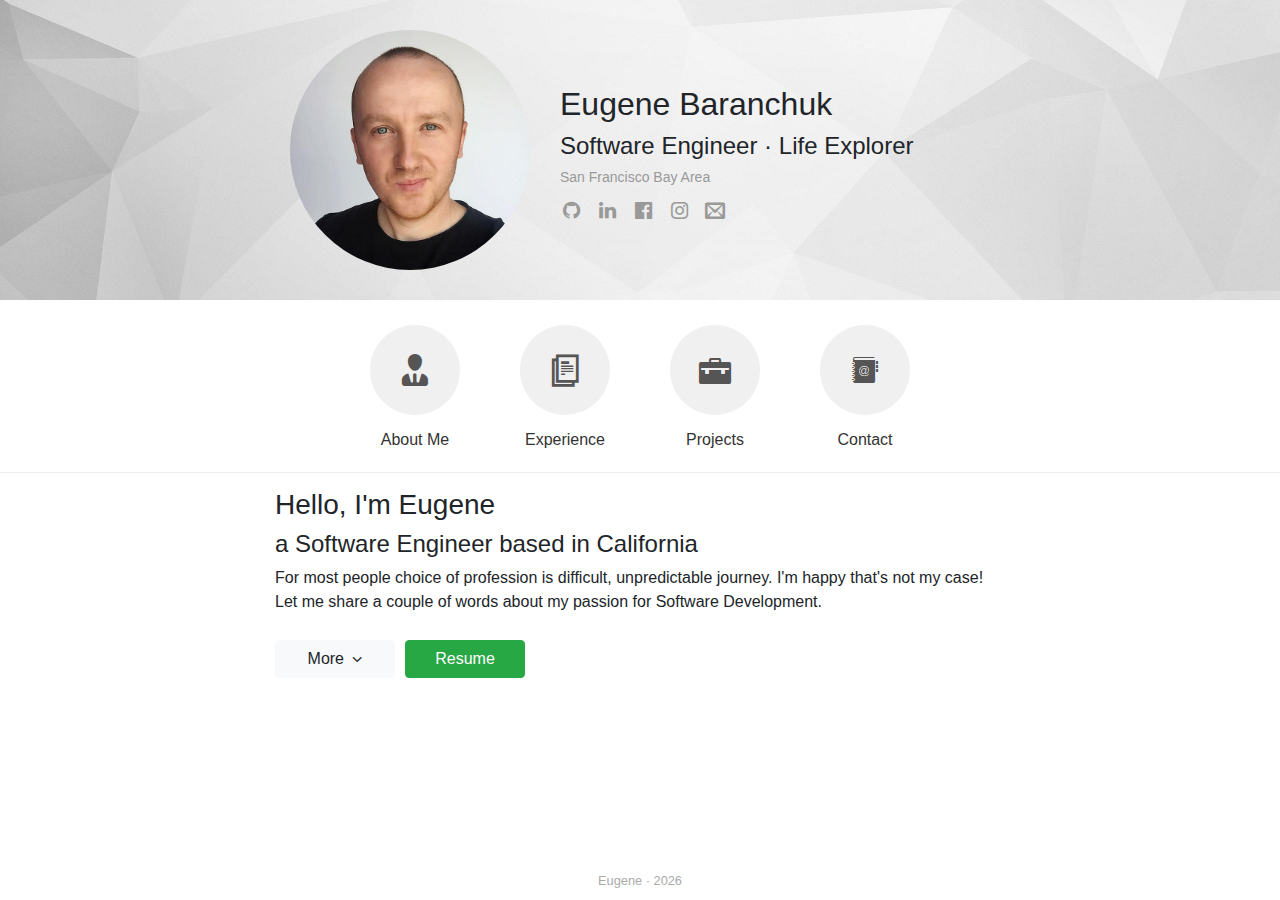
<file: index.html>
<!DOCTYPE html><html><head><title>Eugene Baranchuk</title><link rel="shortcut icon" type="image/x-icon" href="/static/favicon.ico"/><link href="https://stackpath.bootstrapcdn.com/bootstrap/4.3.1/css/bootstrap.min.css" rel="stylesheet"/><meta name="viewport" content="width=device-width,minimum-scale=1,initial-scale=1"/><meta charSet="utf-8"/><title class="jsx-1396077477">Eugene Baranchuk</title><meta name="next-head-count" content="3"/><link rel="preload" href="/_next/static/tJcpnTE7kAKUQHwhxAORI/pages/index.js" as="script"/><link rel="preload" href="/_next/static/tJcpnTE7kAKUQHwhxAORI/pages/_app.js" as="script"/><link rel="preload" href="/_next/static/runtime/webpack-035ac2b14bde147cb4a8.js" as="script"/><link rel="preload" href="/_next/static/chunks/commons.6bc41bc1257e116dc7d1.js" as="script"/><link rel="preload" href="/_next/static/runtime/main-ec1be9c640a81bd95307.js" as="script"/><style id="__jsx-3547211199">ul.jsx-3547211199{list-style:none;margin:0;padding:0;display:inline-block;}li.jsx-3547211199{float:left;}a.jsx-3547211199{display:block;cursor:pointer;background:transparent none no-repeat center center;background-size:100%;padding:6px 8px;border-radius:2px;-webkit-text-decoration:none;text-decoration:none;color:#999;-webkit-transition:all 0.2s ease-in-out;transition:all 0.2s ease-in-out;}a.jsx-3547211199:hover{color:#fff;}a.gthb.jsx-3547211199:hover{background-color:#181717;}a.lnkdn.jsx-3547211199:hover{background-color:#0077b5;}a.fcbk.jsx-3547211199:hover{background-color:#3b5998;}a.nstgrm.jsx-3547211199:hover{background-color:#e4405f;}a.email.jsx-3547211199:hover{background-color:#e75a4d;}i.jsx-3547211199{display:block;width:20px;height:20px;font-size:20px;line-height:20px;margin-right:0;text-align:center;}</style><style id="__jsx-3052700162">.root.jsx-3052700162{padding:30px 0;background:url(/_next/static/images/header-bg-9a9a67d8307252ca198e25975b633bf8.jpg) no-repeat center center;background-size:cover;}@media (max-width:767px){.root.jsx-3052700162{text-align:center;padding-bottom:20px;}}.main-photo-col.jsx-3052700162{text-align:right;line-height:0;}@media (max-width:767px){.main-photo-col.jsx-3052700162{margin-bottom:20px !important;}}.photo.jsx-3052700162{border-radius:50%;width:240px;height:240px;overflow:hidden;display:inline-block;}@media (max-width:767px){.photo.jsx-3052700162{display:block;margin:0 auto;}}.photo.jsx-3052700162 img.jsx-3052700162{display:block;width:100%;}.title.jsx-3052700162{margin:55px 0 0 0;}@media (max-width:767px){.title.jsx-3052700162{margin-top:0px;}}.sub-title.jsx-3052700162{font-weight:300;margin:7px 0 0 0;line-height:1.3em;}.sub-title.jsx-3052700162 a.jsx-3052700162{color:inherit;}.sub-title.jsx-3052700162 a.jsx-3052700162 em.jsx-3052700162{font-style:normal;}.sub-title.jsx-3052700162 a.jsx-3052700162:hover{-webkit-text-decoration:none;text-decoration:none;}.sub-title.jsx-3052700162 a.jsx-3052700162:hover em.jsx-3052700162{-webkit-text-decoration:underline;text-decoration:underline;}.sub-title.location.jsx-3052700162{color:#999;margin:6px 0 8px 0;font-size:14px;}.sub-title.location.jsx-3052700162 a.jsx-3052700162{color:#999;}.root.jsx-3052700162 .social-buttons{margin-left:-7px;}</style><style id="__jsx-1396077477">.root.jsx-1396077477{max-width:760px;padding-top:15px;}h4.jsx-1396077477{font-weight:400;}.gallery.jsx-1396077477{width:160px;margin:0 0 10px 30px;float:right;}.gallery.jsx-1396077477 a.jsx-1396077477{display:block;margin-bottom:5px;}.gallery.jsx-1396077477 a.jsx-1396077477 img.jsx-1396077477{display:block;max-width:100%;}.root.jsx-1396077477 .contents.jsx-1396077477>img{display:none;max-width:100%;margin-bottom:10px;}.footer.jsx-1396077477 .btn.jsx-1396077477{margin:10px 10px 0 0;min-width:120px;}.footer.jsx-1396077477 .btn.jsx-1396077477 i.jsx-1396077477{position:relative;top:2px;left:4px;}@media (max-width:499px){.root.jsx-1396077477 .contents.jsx-1396077477>img{display:block;}.gallery.jsx-1396077477{display:none;}}</style><style id="__jsx-842610314">footer.jsx-842610314{position:relative;height:50px;}.holder.jsx-842610314{text-align:center;position:absolute;left:0;right:0;bottom:0;padding-bottom:.2em;}.block.jsx-842610314{display:inline-block;margin:0 1em;}.block.credit.jsx-842610314{color:#aaa;font-size:.8em;position:relative;top:-0.4em;}</style><style id="__jsx-414541194">.root.jsx-414541194{height:100%;padding:0 !important;}.root.jsx-414541194>footer{height:50px;}.content-wrapper.jsx-414541194{min-height:100%;margin-bottom:-50px;}.content-wrapper.jsx-414541194:after{content:"";display:block;height:50px;}nav.jsx-414541194{padding:5px 0 0 0;border-bottom:1px solid #ededed;text-align:center;}.menu-item.jsx-414541194{display:inline-block;margin:20px 30px;-webkit-text-decoration:none;text-decoration:none;}@media (max-width:991px){.menu-item.jsx-414541194{margin-bottom:20px;}}.menu-item.jsx-414541194:before{content:"";position:absolute;width:90px;height:90px;border-radius:90px;border:1px solid transparent;-webkit-transition:all 0.225s ease-in-out;transition:all 0.225s ease-in-out;-webkit-transition-timing-function:cubic-bezier(0.5,-0.7,0.67,0.7);transition-timing-function:cubic-bezier(0.5,-0.7,0.67,0.7);}.menu-item.jsx-414541194 i.jsx-414541194{display:inline-block;margin:0;font-size:32px;line-height:32px;padding:29px;border-radius:90px;background-color:#f0f0f0;color:#555;-webkit-transition:all 0.2s ease-in-out;transition:all 0.2s ease-in-out;}.menu-item.jsx-414541194 .title.jsx-414541194{-webkit-text-decoration:none;text-decoration:none;margin-top:13px;display:block;color:#333;}.menu-item.active.jsx-414541194:before,.menu-item.jsx-414541194:hover.jsx-414541194:before{-webkit-transform:scale(1.18);-ms-transform:scale(1.18);transform:scale(1.18);border-color:#78a6f5;-webkit-transition-timing-function:cubic-bezier(0.4,0.25,0.14,1.73);transition-timing-function:cubic-bezier(0.4,0.25,0.14,1.73);}.menu-item.active.jsx-414541194 i.jsx-414541194,.menu-item.jsx-414541194:hover i.jsx-414541194{background-color:#6a9df4;color:#fff;}.menu-item.active.jsx-414541194 .title.jsx-414541194,.menu-item.jsx-414541194:hover .title.jsx-414541194{color:#6091e4;}.menu-item.active.jsx-414541194{cursor:default;}.menu-item.active.jsx-414541194:before,.menu-item.active.jsx-414541194:hover.jsx-414541194:before{-webkit-transform:none;-ms-transform:none;transform:none;border-color:transparent;}.menu-item.active.jsx-414541194 i.jsx-414541194,.menu-item.active.jsx-414541194:hover i.jsx-414541194{background-color:#f0f0f0;color:#6a9df4;}.menu-item.active.jsx-414541194 .title.jsx-414541194,.menu-item.active.jsx-414541194:hover .title.jsx-414541194{color:#333;font-weight:bold;}</style></head><body><div id="__next"><div class="jsx-414541194 root"><div class="jsx-414541194 content-wrapper"><div class="jsx-3052700162 root"><div class="jsx-3052700162 container"><div class="jsx-3052700162 row"><div class="jsx-3052700162 main-photo-col col-12 col-sm-5 col-lg-5"><div class="jsx-3052700162 photo"><img src="/_next/static/images/main-ead09f00147dec76d7ae1a240860ecda.jpg" class="jsx-3052700162"/></div></div><div class="jsx-3052700162 col-12 col-sm-7 col-lg-7"><h2 class="jsx-3052700162 title">Eugene Baranchuk</h2><h4 class="jsx-3052700162 sub-title">Software Engineer · <a href="https://thriveglobal.com/stories/becoming-a-life-explorer/" target="_blank" class="jsx-3052700162"><em class="jsx-3052700162">Life Explorer</em></a></h4><div class="jsx-3052700162 sub-title location">San Francisco Bay Area</div><ul class="jsx-3547211199 social-buttons"><li class="jsx-3547211199"><a target="_blank" href="https://github.com/mezzario/" class="jsx-3547211199 gthb"><i class="jsx-3547211199 icon-gthb"></i></a></li><li class="jsx-3547211199"><a target="_blank" href="https://www.linkedin.com/in/vencedor/" class="jsx-3547211199 lnkdn"><i class="jsx-3547211199 icon-lnkdn"></i></a></li><li class="jsx-3547211199"><a target="_blank" href="https://www.facebook.com/vencedor/" class="jsx-3547211199 fcbk"><i class="jsx-3547211199 icon-fcbk"></i></a></li><li class="jsx-3547211199"><a target="_blank" href="https://www.instagram.com/minecroft/" class="jsx-3547211199 nstgrm"><i class="jsx-3547211199 icon-nstgrm"></i></a></li><li class="jsx-3547211199"><a target="_blank" href="mailto:vencedor@gmail.com" class="jsx-3547211199 email"><i class="jsx-3547211199 icon-email"></i></a></li></ul></div></div></div></div><div class="jsx-414541194 nav-and-content"><nav class="jsx-414541194"><a class="jsx-414541194 menu-item" href="/about/"><i class="jsx-414541194 icon-user"></i><span class="jsx-414541194 title">About Me</span></a><a class="jsx-414541194 menu-item" href="/experience/"><i class="jsx-414541194 icon-files"></i><span class="jsx-414541194 title">Experience</span></a><a class="jsx-414541194 menu-item" href="/projects/"><i class="jsx-414541194 icon-briefcase"></i><span class="jsx-414541194 title">Projects</span></a><a class="jsx-414541194 menu-item" href="/contact/"><i class="jsx-414541194 icon-addressbook"></i><span class="jsx-414541194 title">Contact</span></a></nav><main class="jsx-414541194"><section class="jsx-414541194"><div class="jsx-1396077477 root container"><div class="jsx-1396077477 row"><div class="jsx-1396077477 col-12"><h3 class="jsx-1396077477">Hello, I&#x27;m Eugene</h3><h4 class="jsx-1396077477">a Software Engineer based in California</h4></div><div class="jsx-1396077477 col-12"><p class="jsx-1396077477">For most people choice of profession is difficult, unpredictable journey. I&#x27;m happy that&#x27;s not my case! Let me share a couple of words about my passion for Software Development.</p><div class="jsx-1396077477 footer"><a class="jsx-1396077477 btn btn-light" href="/about/">More<!-- --> <i class="jsx-1396077477 icon-angle-down"></i></a><a href="/static/Eugene_Baranchuk_CV.pdf" target="_blank" class="jsx-1396077477 btn btn-success">Resume</a></div></div></div></div></section></main></div></div><footer class="jsx-842610314"><div class="jsx-842610314 holder"><div class="jsx-842610314 block credit">Eugene · <!-- -->2019</div></div></footer></div><style>

html,
body {
  -webkit-text-size-adjust: none;
  -moz-text-size-adjust: none;
  -ms-text-size-adjust: none;

  -webkit-tap-highlight-color: rgba(0, 0, 0, 0);
  -webkit-tap-highlight-color: transparent;
  -webkit-touch-callout: none;
}
html,
body,
#__next {
  height: 100%;
}

</style><style>

@font-face {
  font-family: &#x27;icomoon&#x27;;
  src: url(&#x27;/static/fonts/icomoon/icomoon.eot?ex12aa&#x27;);
  src: url(&#x27;/static/fonts/icomoon/icomoon.eot?ex12aa#iefix&#x27;) format(&#x27;embedded-opentype&#x27;),
    url(&#x27;/static/fonts/icomoon/icomoon.ttf?ex12aa&#x27;) format(&#x27;truetype&#x27;),
    url(&#x27;/static/fonts/icomoon/icomoon.woff?ex12aa&#x27;) format(&#x27;woff&#x27;),
    url(&#x27;/static/fonts/icomoon/icomoon.svg?ex12aa#icomoon&#x27;) format(&#x27;svg&#x27;);
  font-weight: normal;
  font-style: normal;
}
[class^=&quot;icon-&quot;],
[class*=&quot; icon-&quot;] {
  font-family: &#x27;icomoon&#x27; !important;
  speak: none;
  font-style: normal;
  font-weight: normal;
  font-variant: normal;
  text-transform: none;
  line-height: 1;
  margin-right: 0.25rem;
  -webkit-font-smoothing: antialiased;
  -moz-osx-font-smoothing: grayscale;
}
.icon-user:before {
  content: &quot;\e900&quot;;
}
.icon-addressbook:before {
  content: &quot;\e901&quot;;
}
.icon-twtr:before {
  content: &quot;\f099&quot;;
}
.icon-gthb:before {
  content: &quot;\f09b&quot;;
}
.icon-lnkdn:before {
  content: &quot;\f0e1&quot;;
}
.icon-angle-up:before {
  content: &quot;\f106&quot;;
}
.icon-angle-down:before {
  content: &quot;\f107&quot;;
}
.icon-nstgrm:before {
  content: &quot;\f16d&quot;;
}
.icon-skp:before {
  content: &quot;\f17e&quot;;
}
.icon-vk:before {
  content: &quot;\f189&quot;;
}
.icon-fcbk:before {
  content: &quot;\f230&quot;;
}
.icon-files:before {
  content: &quot;\e902&quot;;
}
.icon-email:before {
  content: &quot;\e945&quot;;
}
.icon-briefcase:before {
  content: &quot;\e9ae&quot;;
}

</style></div><script id="__NEXT_DATA__" type="application/json">{"dataManager":"[]","props":{"pageProps":{}},"page":"/","query":{},"buildId":"tJcpnTE7kAKUQHwhxAORI","nextExport":true,"autoExport":true}</script><script async="" data-next-page="/" src="/_next/static/tJcpnTE7kAKUQHwhxAORI/pages/index.js"></script><script async="" data-next-page="/_app" src="/_next/static/tJcpnTE7kAKUQHwhxAORI/pages/_app.js"></script><script src="/_next/static/runtime/webpack-035ac2b14bde147cb4a8.js" async=""></script><script src="/_next/static/chunks/commons.6bc41bc1257e116dc7d1.js" async=""></script><script src="/_next/static/runtime/main-ec1be9c640a81bd95307.js" async=""></script></body></html>
</file>
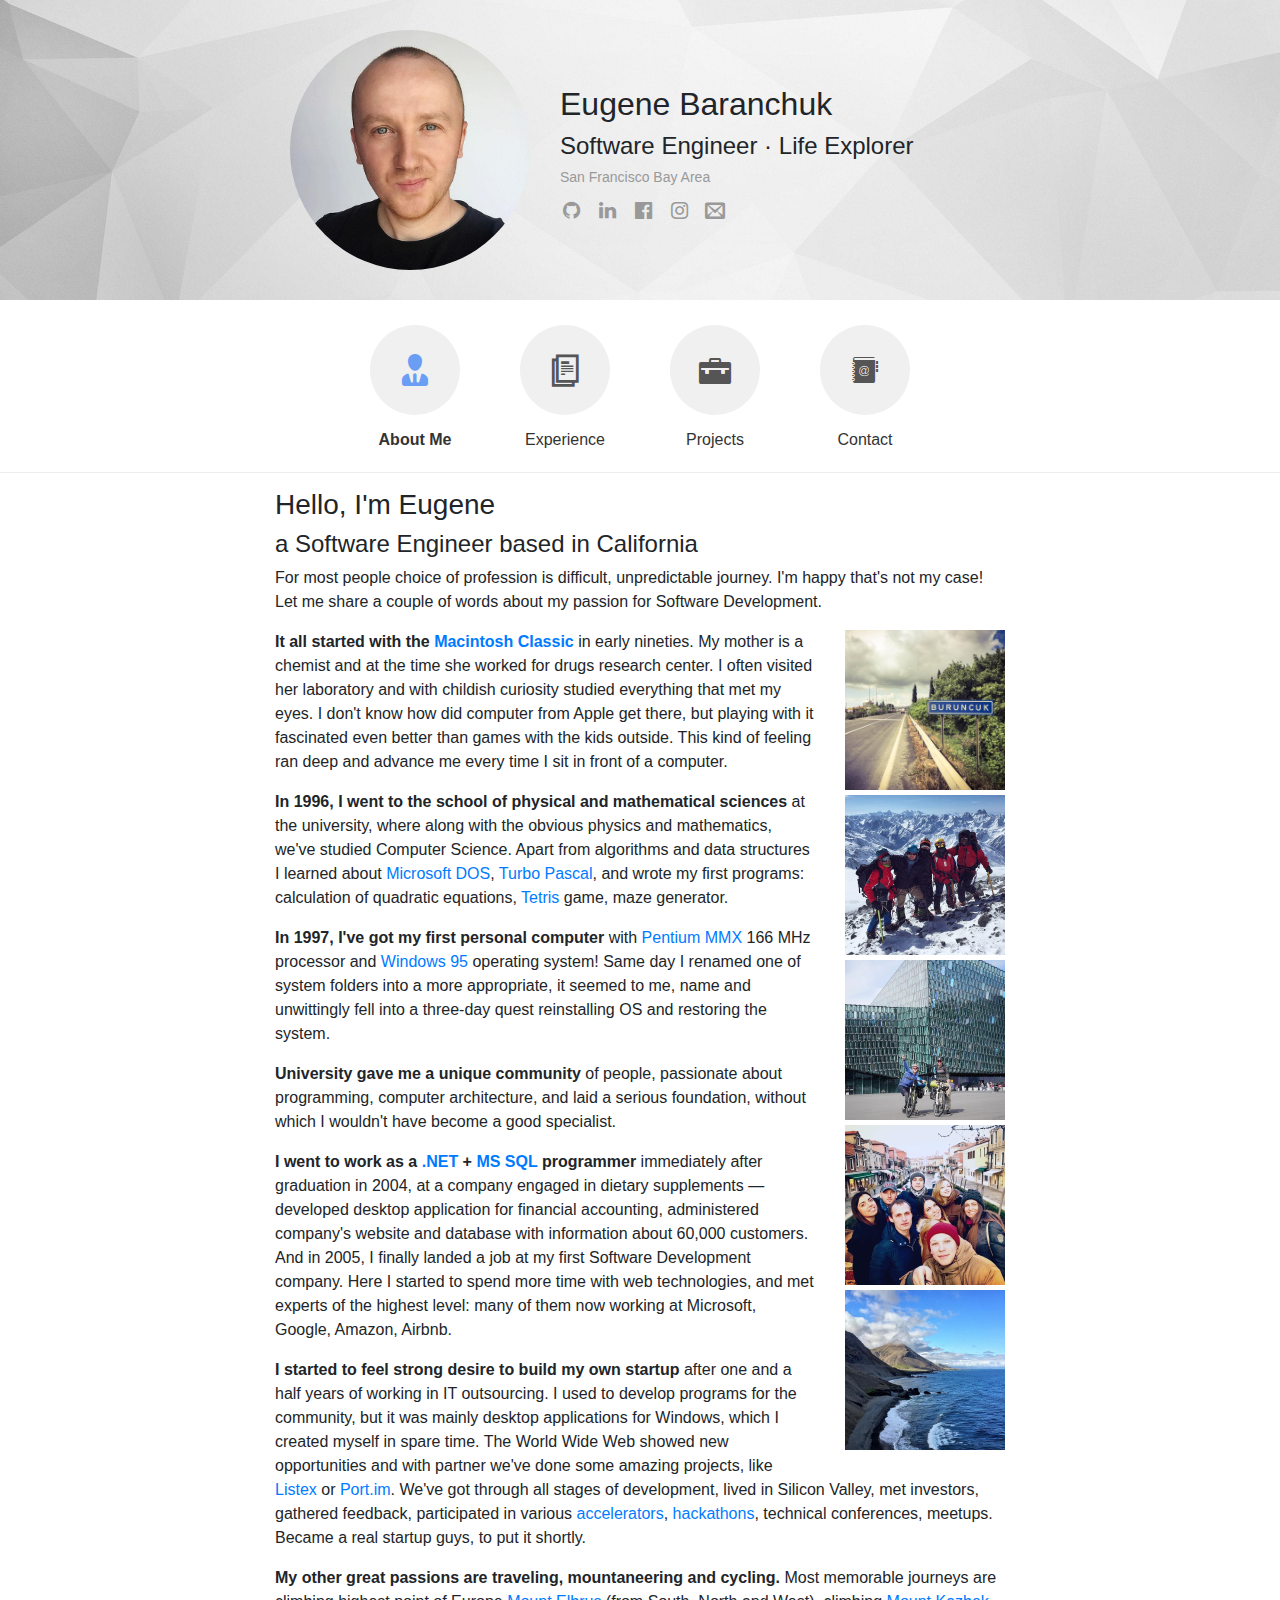
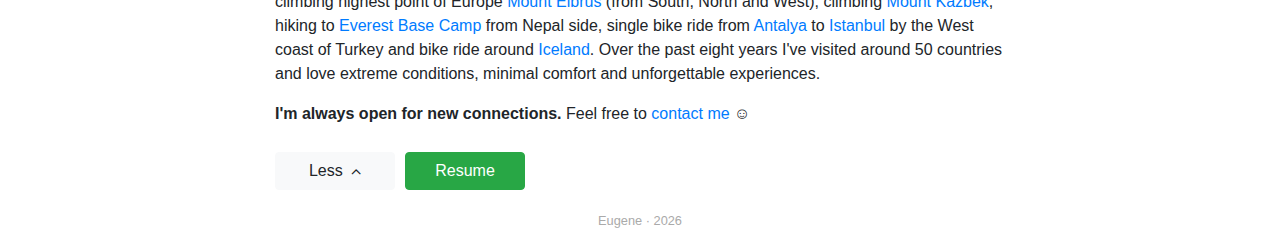
<file: about/index.html>
<!DOCTYPE html><html><head><title>Eugene Baranchuk</title><link rel="shortcut icon" type="image/x-icon" href="/static/favicon.ico"/><link href="https://stackpath.bootstrapcdn.com/bootstrap/4.3.1/css/bootstrap.min.css" rel="stylesheet"/><meta name="viewport" content="width=device-width,minimum-scale=1,initial-scale=1"/><meta charSet="utf-8"/><title class="jsx-1396077477">About · Eugene Baranchuk</title><meta name="next-head-count" content="3"/><link rel="preload" href="/_next/static/tJcpnTE7kAKUQHwhxAORI/pages/about.js" as="script"/><link rel="preload" href="/_next/static/tJcpnTE7kAKUQHwhxAORI/pages/_app.js" as="script"/><link rel="preload" href="/_next/static/runtime/webpack-035ac2b14bde147cb4a8.js" as="script"/><link rel="preload" href="/_next/static/chunks/commons.6bc41bc1257e116dc7d1.js" as="script"/><link rel="preload" href="/_next/static/runtime/main-ec1be9c640a81bd95307.js" as="script"/><style id="__jsx-3547211199">ul.jsx-3547211199{list-style:none;margin:0;padding:0;display:inline-block;}li.jsx-3547211199{float:left;}a.jsx-3547211199{display:block;cursor:pointer;background:transparent none no-repeat center center;background-size:100%;padding:6px 8px;border-radius:2px;-webkit-text-decoration:none;text-decoration:none;color:#999;-webkit-transition:all 0.2s ease-in-out;transition:all 0.2s ease-in-out;}a.jsx-3547211199:hover{color:#fff;}a.gthb.jsx-3547211199:hover{background-color:#181717;}a.lnkdn.jsx-3547211199:hover{background-color:#0077b5;}a.fcbk.jsx-3547211199:hover{background-color:#3b5998;}a.nstgrm.jsx-3547211199:hover{background-color:#e4405f;}a.email.jsx-3547211199:hover{background-color:#e75a4d;}i.jsx-3547211199{display:block;width:20px;height:20px;font-size:20px;line-height:20px;margin-right:0;text-align:center;}</style><style id="__jsx-3052700162">.root.jsx-3052700162{padding:30px 0;background:url(/_next/static/images/header-bg-9a9a67d8307252ca198e25975b633bf8.jpg) no-repeat center center;background-size:cover;}@media (max-width:767px){.root.jsx-3052700162{text-align:center;padding-bottom:20px;}}.main-photo-col.jsx-3052700162{text-align:right;line-height:0;}@media (max-width:767px){.main-photo-col.jsx-3052700162{margin-bottom:20px !important;}}.photo.jsx-3052700162{border-radius:50%;width:240px;height:240px;overflow:hidden;display:inline-block;}@media (max-width:767px){.photo.jsx-3052700162{display:block;margin:0 auto;}}.photo.jsx-3052700162 img.jsx-3052700162{display:block;width:100%;}.title.jsx-3052700162{margin:55px 0 0 0;}@media (max-width:767px){.title.jsx-3052700162{margin-top:0px;}}.sub-title.jsx-3052700162{font-weight:300;margin:7px 0 0 0;line-height:1.3em;}.sub-title.jsx-3052700162 a.jsx-3052700162{color:inherit;}.sub-title.jsx-3052700162 a.jsx-3052700162 em.jsx-3052700162{font-style:normal;}.sub-title.jsx-3052700162 a.jsx-3052700162:hover{-webkit-text-decoration:none;text-decoration:none;}.sub-title.jsx-3052700162 a.jsx-3052700162:hover em.jsx-3052700162{-webkit-text-decoration:underline;text-decoration:underline;}.sub-title.location.jsx-3052700162{color:#999;margin:6px 0 8px 0;font-size:14px;}.sub-title.location.jsx-3052700162 a.jsx-3052700162{color:#999;}.root.jsx-3052700162 .social-buttons{margin-left:-7px;}</style><style id="__jsx-1396077477">.root.jsx-1396077477{max-width:760px;padding-top:15px;}h4.jsx-1396077477{font-weight:400;}.gallery.jsx-1396077477{width:160px;margin:0 0 10px 30px;float:right;}.gallery.jsx-1396077477 a.jsx-1396077477{display:block;margin-bottom:5px;}.gallery.jsx-1396077477 a.jsx-1396077477 img.jsx-1396077477{display:block;max-width:100%;}.root.jsx-1396077477 .contents.jsx-1396077477>img{display:none;max-width:100%;margin-bottom:10px;}.footer.jsx-1396077477 .btn.jsx-1396077477{margin:10px 10px 0 0;min-width:120px;}.footer.jsx-1396077477 .btn.jsx-1396077477 i.jsx-1396077477{position:relative;top:2px;left:4px;}@media (max-width:499px){.root.jsx-1396077477 .contents.jsx-1396077477>img{display:block;}.gallery.jsx-1396077477{display:none;}}</style><style id="__jsx-842610314">footer.jsx-842610314{position:relative;height:50px;}.holder.jsx-842610314{text-align:center;position:absolute;left:0;right:0;bottom:0;padding-bottom:.2em;}.block.jsx-842610314{display:inline-block;margin:0 1em;}.block.credit.jsx-842610314{color:#aaa;font-size:.8em;position:relative;top:-0.4em;}</style><style id="__jsx-414541194">.root.jsx-414541194{height:100%;padding:0 !important;}.root.jsx-414541194>footer{height:50px;}.content-wrapper.jsx-414541194{min-height:100%;margin-bottom:-50px;}.content-wrapper.jsx-414541194:after{content:"";display:block;height:50px;}nav.jsx-414541194{padding:5px 0 0 0;border-bottom:1px solid #ededed;text-align:center;}.menu-item.jsx-414541194{display:inline-block;margin:20px 30px;-webkit-text-decoration:none;text-decoration:none;}@media (max-width:991px){.menu-item.jsx-414541194{margin-bottom:20px;}}.menu-item.jsx-414541194:before{content:"";position:absolute;width:90px;height:90px;border-radius:90px;border:1px solid transparent;-webkit-transition:all 0.225s ease-in-out;transition:all 0.225s ease-in-out;-webkit-transition-timing-function:cubic-bezier(0.5,-0.7,0.67,0.7);transition-timing-function:cubic-bezier(0.5,-0.7,0.67,0.7);}.menu-item.jsx-414541194 i.jsx-414541194{display:inline-block;margin:0;font-size:32px;line-height:32px;padding:29px;border-radius:90px;background-color:#f0f0f0;color:#555;-webkit-transition:all 0.2s ease-in-out;transition:all 0.2s ease-in-out;}.menu-item.jsx-414541194 .title.jsx-414541194{-webkit-text-decoration:none;text-decoration:none;margin-top:13px;display:block;color:#333;}.menu-item.active.jsx-414541194:before,.menu-item.jsx-414541194:hover.jsx-414541194:before{-webkit-transform:scale(1.18);-ms-transform:scale(1.18);transform:scale(1.18);border-color:#78a6f5;-webkit-transition-timing-function:cubic-bezier(0.4,0.25,0.14,1.73);transition-timing-function:cubic-bezier(0.4,0.25,0.14,1.73);}.menu-item.active.jsx-414541194 i.jsx-414541194,.menu-item.jsx-414541194:hover i.jsx-414541194{background-color:#6a9df4;color:#fff;}.menu-item.active.jsx-414541194 .title.jsx-414541194,.menu-item.jsx-414541194:hover .title.jsx-414541194{color:#6091e4;}.menu-item.active.jsx-414541194{cursor:default;}.menu-item.active.jsx-414541194:before,.menu-item.active.jsx-414541194:hover.jsx-414541194:before{-webkit-transform:none;-ms-transform:none;transform:none;border-color:transparent;}.menu-item.active.jsx-414541194 i.jsx-414541194,.menu-item.active.jsx-414541194:hover i.jsx-414541194{background-color:#f0f0f0;color:#6a9df4;}.menu-item.active.jsx-414541194 .title.jsx-414541194,.menu-item.active.jsx-414541194:hover .title.jsx-414541194{color:#333;font-weight:bold;}</style></head><body><div id="__next"><div class="jsx-414541194 root"><div class="jsx-414541194 content-wrapper"><div class="jsx-3052700162 root"><div class="jsx-3052700162 container"><div class="jsx-3052700162 row"><div class="jsx-3052700162 main-photo-col col-12 col-sm-5 col-lg-5"><div class="jsx-3052700162 photo"><a title="Eugene Baranchuk photo" class="jsx-3052700162" href="/"><img src="/_next/static/images/main-ead09f00147dec76d7ae1a240860ecda.jpg" class="jsx-3052700162"/></a></div></div><div class="jsx-3052700162 col-12 col-sm-7 col-lg-7"><h2 class="jsx-3052700162 title">Eugene Baranchuk</h2><h4 class="jsx-3052700162 sub-title">Software Engineer · <a href="https://thriveglobal.com/stories/becoming-a-life-explorer/" target="_blank" class="jsx-3052700162"><em class="jsx-3052700162">Life Explorer</em></a></h4><div class="jsx-3052700162 sub-title location">San Francisco Bay Area</div><ul class="jsx-3547211199 social-buttons"><li class="jsx-3547211199"><a target="_blank" href="https://github.com/mezzario/" class="jsx-3547211199 gthb"><i class="jsx-3547211199 icon-gthb"></i></a></li><li class="jsx-3547211199"><a target="_blank" href="https://www.linkedin.com/in/vencedor/" class="jsx-3547211199 lnkdn"><i class="jsx-3547211199 icon-lnkdn"></i></a></li><li class="jsx-3547211199"><a target="_blank" href="https://www.facebook.com/vencedor/" class="jsx-3547211199 fcbk"><i class="jsx-3547211199 icon-fcbk"></i></a></li><li class="jsx-3547211199"><a target="_blank" href="https://www.instagram.com/minecroft/" class="jsx-3547211199 nstgrm"><i class="jsx-3547211199 icon-nstgrm"></i></a></li><li class="jsx-3547211199"><a target="_blank" href="mailto:vencedor@gmail.com" class="jsx-3547211199 email"><i class="jsx-3547211199 icon-email"></i></a></li></ul></div></div></div></div><div class="jsx-414541194 nav-and-content"><nav class="jsx-414541194"><a class="jsx-414541194 menu-item active" href="/about/"><i class="jsx-414541194 icon-user"></i><span class="jsx-414541194 title">About Me</span></a><a class="jsx-414541194 menu-item" href="/experience/"><i class="jsx-414541194 icon-files"></i><span class="jsx-414541194 title">Experience</span></a><a class="jsx-414541194 menu-item" href="/projects/"><i class="jsx-414541194 icon-briefcase"></i><span class="jsx-414541194 title">Projects</span></a><a class="jsx-414541194 menu-item" href="/contact/"><i class="jsx-414541194 icon-addressbook"></i><span class="jsx-414541194 title">Contact</span></a></nav><main class="jsx-414541194"><section class="jsx-414541194"><div class="jsx-1396077477 root container"><div class="jsx-1396077477 row"><div class="jsx-1396077477 col-12"><h3 class="jsx-1396077477">Hello, I&#x27;m Eugene</h3><h4 class="jsx-1396077477">a Software Engineer based in California</h4></div><div class="jsx-1396077477 col-12"><p class="jsx-1396077477">For most people choice of profession is difficult, unpredictable journey. I&#x27;m happy that&#x27;s not my case! Let me share a couple of words about my passion for Software Development.</p><div class="jsx-1396077477 contents"><div class="jsx-1396077477 gallery"><a href="/_next/static/images/buruncuk-8d7b95e381f0f01c73882f0249c09ee3.jpg" title="Village in Turkey which sounds almost like my last name ☺" target="_blank" class="jsx-1396077477"><img src="/_next/static/images/buruncuk-8d7b95e381f0f01c73882f0249c09ee3.jpg" class="jsx-1396077477"/></a><a href="/_next/static/images/team-elbrus-e7ee1e248b2935e91dd1fad56132f486.jpg" title="Mount Elbrus (2015), I&#x27;m in the middle" target="_blank" class="jsx-1396077477"><img src="/_next/static/images/team-elbrus-e7ee1e248b2935e91dd1fad56132f486.jpg" class="jsx-1396077477"/></a><a href="/_next/static/images/iceland-harpa-2b20982311eab1dcaf8a79691010683d.jpg" title="Rejkyavik (2016), after finishing bike ride around Iceland" target="_blank" class="jsx-1396077477"><img src="/_next/static/images/iceland-harpa-2b20982311eab1dcaf8a79691010683d.jpg" class="jsx-1396077477"/></a><a href="/_next/static/images/venice-6a7751c624352779efc1e9781e4210f9.jpg" title="Venice, Italy (2014), I&#x27;m in &quot;Texas&quot; cap ☺" target="_blank" class="jsx-1396077477"><img src="/_next/static/images/venice-6a7751c624352779efc1e9781e4210f9.jpg" class="jsx-1396077477"/></a><a href="/_next/static/images/iceland-east-fjords-afeb10ba19feb97899e728c4c2d31f91.jpg" title="East Fjords, Iceland (2016)" target="_blank" class="jsx-1396077477"><img src="/_next/static/images/iceland-east-fjords-afeb10ba19feb97899e728c4c2d31f91.jpg" class="jsx-1396077477"/></a></div><img src="/_next/static/images/buruncuk-8d7b95e381f0f01c73882f0249c09ee3.jpg" title="Village in Turkey which sounds almost like my last name ☺"/><p class="jsx-1396077477"><b class="jsx-1396077477">It all started with the <a href="https://en.wikipedia.org/wiki/Macintosh_Classic" target="_blank" class="jsx-1396077477">Macintosh Classic</a></b> in early nineties. My mother is a chemist and at the time she worked for drugs research center. I often visited her laboratory and with childish curiosity studied everything that met my eyes. I don&#x27;t know how did computer from Apple get there, but playing with it fascinated even better than games with the kids outside. This kind of feeling ran deep and advance me every time I sit in front of a computer.</p><p class="jsx-1396077477"><b class="jsx-1396077477">In 1996, I went to the school of physical and mathematical sciences</b> at the university, where along with the obvious physics and mathematics, we&#x27;ve studied Computer Science. Apart from algorithms and data structures I learned about <a href="https://en.wikipedia.org/wiki/MS-DOS" target="_blank" class="jsx-1396077477">Microsoft DOS</a>, <a href="https://en.wikipedia.org/wiki/Turbo_Pascal" target="_blank" class="jsx-1396077477">Turbo Pascal</a>, and wrote my first programs: calculation of quadratic equations, <a href="https://en.wikipedia.org/wiki/Tetris" target="_blank" class="jsx-1396077477">Tetris</a> game, maze generator.</p><img src="/_next/static/images/team-elbrus-e7ee1e248b2935e91dd1fad56132f486.jpg" title="Mount Elbrus (2015), I&#x27;m in the middle"/><p class="jsx-1396077477"><b class="jsx-1396077477">In 1997, I&#x27;ve got my first personal computer</b> with <a href="https://en.wikipedia.org/wiki/P5_(microarchitecture)" target="_blank" class="jsx-1396077477">Pentium MMX</a> 166 MHz processor and <a href="https://en.wikipedia.org/wiki/Windows_95" target="_blank" class="jsx-1396077477">Windows 95</a> operating system! Same day I renamed one of system folders into a more appropriate, it seemed to me, name and unwittingly fell into a three-day quest reinstalling OS and restoring the system.</p><p class="jsx-1396077477"><b class="jsx-1396077477">University gave me a unique community</b> of people, passionate about programming, computer architecture, and laid a serious foundation, without which I wouldn&#x27;t have become a good specialist.</p><img src="/_next/static/images/iceland-harpa-2b20982311eab1dcaf8a79691010683d.jpg" title="Rejkyavik (2016), after finishing bike ride around Iceland"/><p class="jsx-1396077477"><b class="jsx-1396077477">I went to work as a <a href="https://en.wikipedia.org/wiki/.NET_Framework" target="_blank" class="jsx-1396077477">.NET</a> + <a href="https://en.wikipedia.org/wiki/Microsoft_SQL_Server" target="_blank" class="jsx-1396077477">MS SQL</a> programmer</b> immediately after graduation in 2004, at a company engaged in dietary supplements — developed desktop application for financial accounting, administered company&#x27;s website and database with information about 60,000 customers. And in 2005, I finally landed a job at my first Software Development company. Here I started to spend more time with web technologies, and met experts of the highest level: many of them now working at Microsoft, Google, Amazon, Airbnb.</p><img src="/_next/static/images/venice-6a7751c624352779efc1e9781e4210f9.jpg" title="Venice, Italy (2014), I&#x27;m in &quot;Texas&quot; cap ☺"/><p class="jsx-1396077477"><b class="jsx-1396077477">I started to feel strong desire to build my own startup</b> after one and a half years of working in IT outsourcing. I used to develop programs for the community, but it was mainly desktop applications for Windows, which I created myself in spare time. The World Wide Web showed new opportunities and with partner we&#x27;ve done some amazing projects, like <a class="jsx-1396077477" href="/projects/listex/">Listex</a> or <a class="jsx-1396077477" href="/projects/port-im/">Port.im</a>. We&#x27;ve got through all stages of development, lived in Silicon Valley, met investors, gathered feedback, participated in various <a href="https://en.wikipedia.org/wiki/Seed_accelerator" target="_blank" class="jsx-1396077477">accelerators</a>, <a href="https://en.wikipedia.org/wiki/Hackathon" target="_blank" class="jsx-1396077477">hackathons</a>, technical conferences, meetups. Became a real startup guys, to put it shortly.</p><img src="/_next/static/images/iceland-east-fjords-afeb10ba19feb97899e728c4c2d31f91.jpg" title="East Fjords, Iceland (2016)"/><p class="jsx-1396077477"><b class="jsx-1396077477">My other great passions are traveling, mountaneering and cycling.</b> Most memorable journeys are climbing highest point of Europe <a href="https://en.wikipedia.org/wiki/Mount_Elbrus" target="_blank" class="jsx-1396077477">Mount Elbrus</a> (from South, North and West), climbing <a href="https://en.wikipedia.org/wiki/Mount_Kazbek" target="_blank" class="jsx-1396077477">Mount Kazbek</a>, hiking to <a href="https://en.wikipedia.org/wiki/Everest_Base_Camp" target="_blank" class="jsx-1396077477">Everest Base Camp</a> from Nepal side, single bike ride from <a href="https://en.wikipedia.org/wiki/Antalya" target="_blank" class="jsx-1396077477">Antalya</a> to <a href="https://en.wikipedia.org/wiki/Istanbul" target="_blank" class="jsx-1396077477">Istanbul</a> by the West coast of Turkey and bike ride around <a href="https://en.wikipedia.org/wiki/Iceland" target="_blank" class="jsx-1396077477">Iceland</a>. Over the past eight years I&#x27;ve visited around 50 countries and love extreme conditions, minimal comfort and unforgettable experiences.</p><p class="jsx-1396077477"><b class="jsx-1396077477">I&#x27;m always open for new connections.</b> Feel free to <a class="jsx-1396077477" href="/contact/">contact me</a> ☺</p></div><div class="jsx-1396077477 footer"><a class="jsx-1396077477 btn btn-light" href="/">Less<!-- --> <i class="jsx-1396077477 icon-angle-up"></i></a><a href="/static/Eugene_Baranchuk_CV.pdf" target="_blank" class="jsx-1396077477 btn btn-success">Resume</a></div></div></div></div></section></main></div></div><footer class="jsx-842610314"><div class="jsx-842610314 holder"><div class="jsx-842610314 block credit">Eugene · <!-- -->2019</div></div></footer></div><style>

html,
body {
  -webkit-text-size-adjust: none;
  -moz-text-size-adjust: none;
  -ms-text-size-adjust: none;

  -webkit-tap-highlight-color: rgba(0, 0, 0, 0);
  -webkit-tap-highlight-color: transparent;
  -webkit-touch-callout: none;
}
html,
body,
#__next {
  height: 100%;
}

</style><style>

@font-face {
  font-family: &#x27;icomoon&#x27;;
  src: url(&#x27;/static/fonts/icomoon/icomoon.eot?ex12aa&#x27;);
  src: url(&#x27;/static/fonts/icomoon/icomoon.eot?ex12aa#iefix&#x27;) format(&#x27;embedded-opentype&#x27;),
    url(&#x27;/static/fonts/icomoon/icomoon.ttf?ex12aa&#x27;) format(&#x27;truetype&#x27;),
    url(&#x27;/static/fonts/icomoon/icomoon.woff?ex12aa&#x27;) format(&#x27;woff&#x27;),
    url(&#x27;/static/fonts/icomoon/icomoon.svg?ex12aa#icomoon&#x27;) format(&#x27;svg&#x27;);
  font-weight: normal;
  font-style: normal;
}
[class^=&quot;icon-&quot;],
[class*=&quot; icon-&quot;] {
  font-family: &#x27;icomoon&#x27; !important;
  speak: none;
  font-style: normal;
  font-weight: normal;
  font-variant: normal;
  text-transform: none;
  line-height: 1;
  margin-right: 0.25rem;
  -webkit-font-smoothing: antialiased;
  -moz-osx-font-smoothing: grayscale;
}
.icon-user:before {
  content: &quot;\e900&quot;;
}
.icon-addressbook:before {
  content: &quot;\e901&quot;;
}
.icon-twtr:before {
  content: &quot;\f099&quot;;
}
.icon-gthb:before {
  content: &quot;\f09b&quot;;
}
.icon-lnkdn:before {
  content: &quot;\f0e1&quot;;
}
.icon-angle-up:before {
  content: &quot;\f106&quot;;
}
.icon-angle-down:before {
  content: &quot;\f107&quot;;
}
.icon-nstgrm:before {
  content: &quot;\f16d&quot;;
}
.icon-skp:before {
  content: &quot;\f17e&quot;;
}
.icon-vk:before {
  content: &quot;\f189&quot;;
}
.icon-fcbk:before {
  content: &quot;\f230&quot;;
}
.icon-files:before {
  content: &quot;\e902&quot;;
}
.icon-email:before {
  content: &quot;\e945&quot;;
}
.icon-briefcase:before {
  content: &quot;\e9ae&quot;;
}

</style></div><script id="__NEXT_DATA__" type="application/json">{"dataManager":"[]","props":{"pageProps":{}},"page":"/about","query":{},"buildId":"tJcpnTE7kAKUQHwhxAORI","nextExport":true,"autoExport":true}</script><script async="" data-next-page="/about" src="/_next/static/tJcpnTE7kAKUQHwhxAORI/pages/about.js"></script><script async="" data-next-page="/_app" src="/_next/static/tJcpnTE7kAKUQHwhxAORI/pages/_app.js"></script><script src="/_next/static/runtime/webpack-035ac2b14bde147cb4a8.js" async=""></script><script src="/_next/static/chunks/commons.6bc41bc1257e116dc7d1.js" async=""></script><script src="/_next/static/runtime/main-ec1be9c640a81bd95307.js" async=""></script></body></html>
</file>
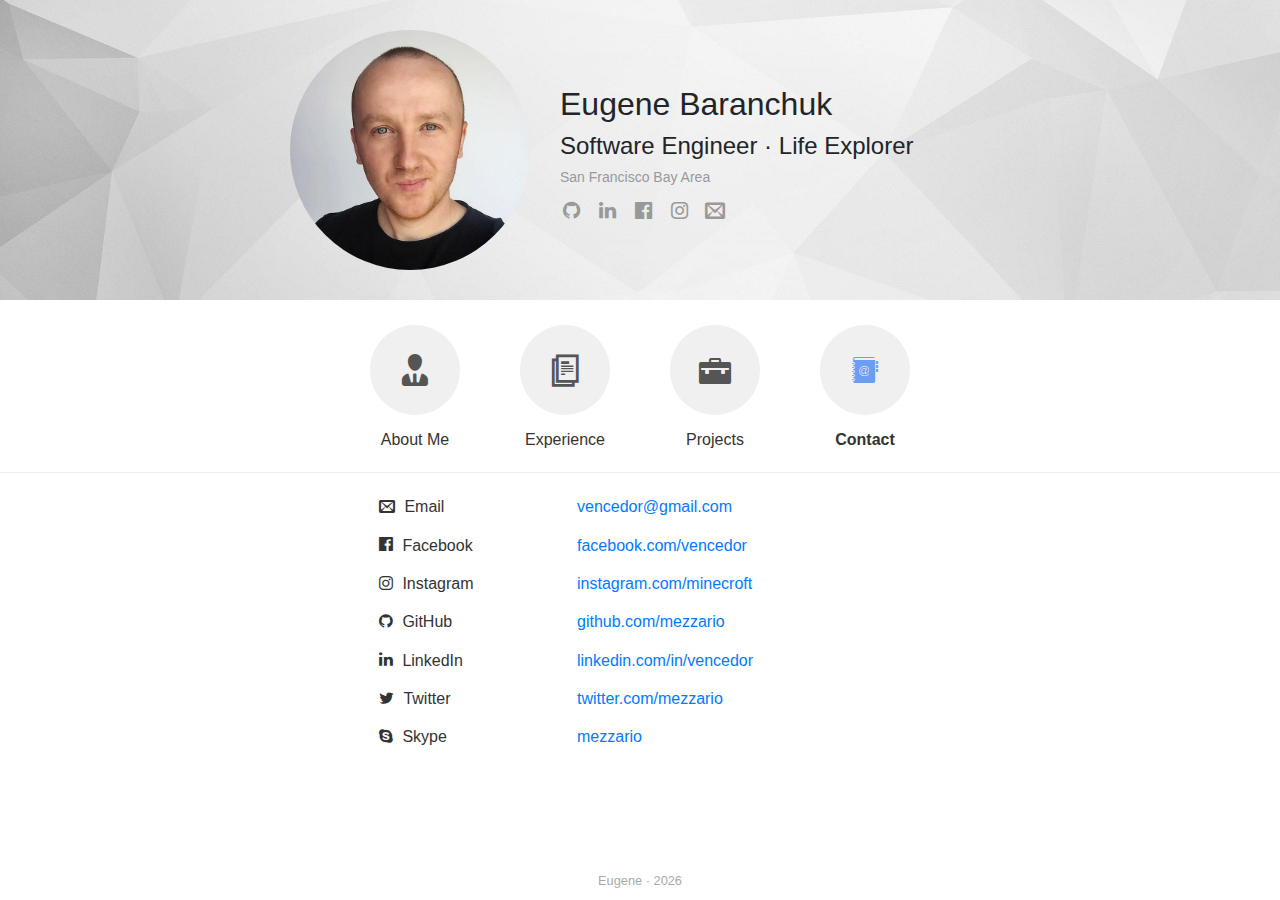
<file: contact/index.html>
<!DOCTYPE html><html><head><title>Eugene Baranchuk</title><link rel="shortcut icon" type="image/x-icon" href="/static/favicon.ico"/><link href="https://stackpath.bootstrapcdn.com/bootstrap/4.3.1/css/bootstrap.min.css" rel="stylesheet"/><meta name="viewport" content="width=device-width,minimum-scale=1,initial-scale=1"/><meta charSet="utf-8"/><title class="jsx-3406816393">Contact · Eugene Baranchuk</title><meta name="next-head-count" content="3"/><link rel="preload" href="/_next/static/tJcpnTE7kAKUQHwhxAORI/pages/contact.js" as="script"/><link rel="preload" href="/_next/static/tJcpnTE7kAKUQHwhxAORI/pages/_app.js" as="script"/><link rel="preload" href="/_next/static/runtime/webpack-035ac2b14bde147cb4a8.js" as="script"/><link rel="preload" href="/_next/static/chunks/commons.6bc41bc1257e116dc7d1.js" as="script"/><link rel="preload" href="/_next/static/runtime/main-ec1be9c640a81bd95307.js" as="script"/><style id="__jsx-3547211199">ul.jsx-3547211199{list-style:none;margin:0;padding:0;display:inline-block;}li.jsx-3547211199{float:left;}a.jsx-3547211199{display:block;cursor:pointer;background:transparent none no-repeat center center;background-size:100%;padding:6px 8px;border-radius:2px;-webkit-text-decoration:none;text-decoration:none;color:#999;-webkit-transition:all 0.2s ease-in-out;transition:all 0.2s ease-in-out;}a.jsx-3547211199:hover{color:#fff;}a.gthb.jsx-3547211199:hover{background-color:#181717;}a.lnkdn.jsx-3547211199:hover{background-color:#0077b5;}a.fcbk.jsx-3547211199:hover{background-color:#3b5998;}a.nstgrm.jsx-3547211199:hover{background-color:#e4405f;}a.email.jsx-3547211199:hover{background-color:#e75a4d;}i.jsx-3547211199{display:block;width:20px;height:20px;font-size:20px;line-height:20px;margin-right:0;text-align:center;}</style><style id="__jsx-3052700162">.root.jsx-3052700162{padding:30px 0;background:url(/_next/static/images/header-bg-9a9a67d8307252ca198e25975b633bf8.jpg) no-repeat center center;background-size:cover;}@media (max-width:767px){.root.jsx-3052700162{text-align:center;padding-bottom:20px;}}.main-photo-col.jsx-3052700162{text-align:right;line-height:0;}@media (max-width:767px){.main-photo-col.jsx-3052700162{margin-bottom:20px !important;}}.photo.jsx-3052700162{border-radius:50%;width:240px;height:240px;overflow:hidden;display:inline-block;}@media (max-width:767px){.photo.jsx-3052700162{display:block;margin:0 auto;}}.photo.jsx-3052700162 img.jsx-3052700162{display:block;width:100%;}.title.jsx-3052700162{margin:55px 0 0 0;}@media (max-width:767px){.title.jsx-3052700162{margin-top:0px;}}.sub-title.jsx-3052700162{font-weight:300;margin:7px 0 0 0;line-height:1.3em;}.sub-title.jsx-3052700162 a.jsx-3052700162{color:inherit;}.sub-title.jsx-3052700162 a.jsx-3052700162 em.jsx-3052700162{font-style:normal;}.sub-title.jsx-3052700162 a.jsx-3052700162:hover{-webkit-text-decoration:none;text-decoration:none;}.sub-title.jsx-3052700162 a.jsx-3052700162:hover em.jsx-3052700162{-webkit-text-decoration:underline;text-decoration:underline;}.sub-title.location.jsx-3052700162{color:#999;margin:6px 0 8px 0;font-size:14px;}.sub-title.location.jsx-3052700162 a.jsx-3052700162{color:#999;}.root.jsx-3052700162 .social-buttons{margin-left:-7px;}</style><style id="__jsx-3406816393">.root.jsx-3406816393{padding-top:15px;}.contacts-sheet.jsx-3406816393{margin:0 auto;}.contacts-sheet.jsx-3406816393>table.jsx-3406816393>tbody.jsx-3406816393>tr.jsx-3406816393>td.jsx-3406816393{border-top-width:0;padding:0;}.contacts-sheet.jsx-3406816393>table.jsx-3406816393>tbody.jsx-3406816393>tr.jsx-3406816393>td.jsx-3406816393>a.jsx-3406816393{display:block;-webkit-text-decoration:none;text-decoration:none;padding:.45em .55em;}.contacts-sheet.jsx-3406816393>table.jsx-3406816393>tbody.jsx-3406816393>tr.jsx-3406816393>td.jsx-3406816393>a.jsx-3406816393>i.jsx-3406816393{position:relative;top:.05em;}.contacts-sheet.jsx-3406816393>table.jsx-3406816393>tbody.jsx-3406816393>tr.jsx-3406816393>td.jsx-3406816393>a.jsx-3406816393>span.jsx-3406816393{padding-left:.35em;}@media (max-width:374px){.contacts-sheet.jsx-3406816393>table.jsx-3406816393>tbody.jsx-3406816393>tr.jsx-3406816393>td.jsx-3406816393>a.jsx-3406816393>span.jsx-3406816393{display:none;}}.contacts-sheet.jsx-3406816393>table.jsx-3406816393>tbody.jsx-3406816393>tr.jsx-3406816393>td.jsx-3406816393:first-child>a.jsx-3406816393{color:#333;}@media (max-width:374px){.contacts-sheet.jsx-3406816393>table.jsx-3406816393>tbody.jsx-3406816393>tr.jsx-3406816393>td.jsx-3406816393:first-child>a.jsx-3406816393{text-align:right;}}.contacts-sheet.jsx-3406816393>table.jsx-3406816393>tbody.jsx-3406816393>tr.jsx-3406816393:hover>td.jsx-3406816393>a.jsx-3406816393{background-color:#6a9df4;color:#fff;}.contacts-sheet.jsx-3406816393>table.jsx-3406816393>tbody.jsx-3406816393>tr.jsx-3406816393:hover>td.jsx-3406816393:first-child>a.jsx-3406816393{border-top-left-radius:5px;border-bottom-left-radius:5px;}.contacts-sheet.jsx-3406816393>table.jsx-3406816393>tbody.jsx-3406816393>tr.jsx-3406816393:hover>td.jsx-3406816393:last-child>a.jsx-3406816393{border-top-right-radius:5px;border-bottom-right-radius:5px;}</style><style id="__jsx-842610314">footer.jsx-842610314{position:relative;height:50px;}.holder.jsx-842610314{text-align:center;position:absolute;left:0;right:0;bottom:0;padding-bottom:.2em;}.block.jsx-842610314{display:inline-block;margin:0 1em;}.block.credit.jsx-842610314{color:#aaa;font-size:.8em;position:relative;top:-0.4em;}</style><style id="__jsx-414541194">.root.jsx-414541194{height:100%;padding:0 !important;}.root.jsx-414541194>footer{height:50px;}.content-wrapper.jsx-414541194{min-height:100%;margin-bottom:-50px;}.content-wrapper.jsx-414541194:after{content:"";display:block;height:50px;}nav.jsx-414541194{padding:5px 0 0 0;border-bottom:1px solid #ededed;text-align:center;}.menu-item.jsx-414541194{display:inline-block;margin:20px 30px;-webkit-text-decoration:none;text-decoration:none;}@media (max-width:991px){.menu-item.jsx-414541194{margin-bottom:20px;}}.menu-item.jsx-414541194:before{content:"";position:absolute;width:90px;height:90px;border-radius:90px;border:1px solid transparent;-webkit-transition:all 0.225s ease-in-out;transition:all 0.225s ease-in-out;-webkit-transition-timing-function:cubic-bezier(0.5,-0.7,0.67,0.7);transition-timing-function:cubic-bezier(0.5,-0.7,0.67,0.7);}.menu-item.jsx-414541194 i.jsx-414541194{display:inline-block;margin:0;font-size:32px;line-height:32px;padding:29px;border-radius:90px;background-color:#f0f0f0;color:#555;-webkit-transition:all 0.2s ease-in-out;transition:all 0.2s ease-in-out;}.menu-item.jsx-414541194 .title.jsx-414541194{-webkit-text-decoration:none;text-decoration:none;margin-top:13px;display:block;color:#333;}.menu-item.active.jsx-414541194:before,.menu-item.jsx-414541194:hover.jsx-414541194:before{-webkit-transform:scale(1.18);-ms-transform:scale(1.18);transform:scale(1.18);border-color:#78a6f5;-webkit-transition-timing-function:cubic-bezier(0.4,0.25,0.14,1.73);transition-timing-function:cubic-bezier(0.4,0.25,0.14,1.73);}.menu-item.active.jsx-414541194 i.jsx-414541194,.menu-item.jsx-414541194:hover i.jsx-414541194{background-color:#6a9df4;color:#fff;}.menu-item.active.jsx-414541194 .title.jsx-414541194,.menu-item.jsx-414541194:hover .title.jsx-414541194{color:#6091e4;}.menu-item.active.jsx-414541194{cursor:default;}.menu-item.active.jsx-414541194:before,.menu-item.active.jsx-414541194:hover.jsx-414541194:before{-webkit-transform:none;-ms-transform:none;transform:none;border-color:transparent;}.menu-item.active.jsx-414541194 i.jsx-414541194,.menu-item.active.jsx-414541194:hover i.jsx-414541194{background-color:#f0f0f0;color:#6a9df4;}.menu-item.active.jsx-414541194 .title.jsx-414541194,.menu-item.active.jsx-414541194:hover .title.jsx-414541194{color:#333;font-weight:bold;}</style></head><body><div id="__next"><div class="jsx-414541194 root"><div class="jsx-414541194 content-wrapper"><div class="jsx-3052700162 root"><div class="jsx-3052700162 container"><div class="jsx-3052700162 row"><div class="jsx-3052700162 main-photo-col col-12 col-sm-5 col-lg-5"><div class="jsx-3052700162 photo"><a title="Eugene Baranchuk photo" class="jsx-3052700162" href="/"><img src="/_next/static/images/main-ead09f00147dec76d7ae1a240860ecda.jpg" class="jsx-3052700162"/></a></div></div><div class="jsx-3052700162 col-12 col-sm-7 col-lg-7"><h2 class="jsx-3052700162 title">Eugene Baranchuk</h2><h4 class="jsx-3052700162 sub-title">Software Engineer · <a href="https://thriveglobal.com/stories/becoming-a-life-explorer/" target="_blank" class="jsx-3052700162"><em class="jsx-3052700162">Life Explorer</em></a></h4><div class="jsx-3052700162 sub-title location">San Francisco Bay Area</div><ul class="jsx-3547211199 social-buttons"><li class="jsx-3547211199"><a target="_blank" href="https://github.com/mezzario/" class="jsx-3547211199 gthb"><i class="jsx-3547211199 icon-gthb"></i></a></li><li class="jsx-3547211199"><a target="_blank" href="https://www.linkedin.com/in/vencedor/" class="jsx-3547211199 lnkdn"><i class="jsx-3547211199 icon-lnkdn"></i></a></li><li class="jsx-3547211199"><a target="_blank" href="https://www.facebook.com/vencedor/" class="jsx-3547211199 fcbk"><i class="jsx-3547211199 icon-fcbk"></i></a></li><li class="jsx-3547211199"><a target="_blank" href="https://www.instagram.com/minecroft/" class="jsx-3547211199 nstgrm"><i class="jsx-3547211199 icon-nstgrm"></i></a></li><li class="jsx-3547211199"><a target="_blank" href="mailto:vencedor@gmail.com" class="jsx-3547211199 email"><i class="jsx-3547211199 icon-email"></i></a></li></ul></div></div></div></div><div class="jsx-414541194 nav-and-content"><nav class="jsx-414541194"><a class="jsx-414541194 menu-item" href="/about/"><i class="jsx-414541194 icon-user"></i><span class="jsx-414541194 title">About Me</span></a><a class="jsx-414541194 menu-item" href="/experience/"><i class="jsx-414541194 icon-files"></i><span class="jsx-414541194 title">Experience</span></a><a class="jsx-414541194 menu-item" href="/projects/"><i class="jsx-414541194 icon-briefcase"></i><span class="jsx-414541194 title">Projects</span></a><a class="jsx-414541194 menu-item active" href="/contact/"><i class="jsx-414541194 icon-addressbook"></i><span class="jsx-414541194 title">Contact</span></a></nav><main class="jsx-414541194"><section class="jsx-414541194"><div class="jsx-3406816393 root container"><div class="jsx-3406816393 row"><div class="jsx-3406816393 contacts-sheet col-12 col-sm-8 col-md-6"><table class="jsx-3406816393 table key-value"><tbody class="jsx-3406816393"><tr class="jsx-3406816393"><td class="jsx-3406816393"><a href="mailto:vencedor@gmail.com" target="_blank" title="Email" class="jsx-3406816393"><i class="jsx-3406816393 icon-email"></i><span class="jsx-3406816393">Email</span></a></td><td class="jsx-3406816393"><a href="mailto:vencedor@gmail.com" target="_blank" title="Email" class="jsx-3406816393">vencedor@gmail.com</a></td></tr><tr class="jsx-3406816393"><td class="jsx-3406816393"><a href="https://www.facebook.com/vencedor" target="_blank" title="Facebook" class="jsx-3406816393"><i class="jsx-3406816393 icon-fcbk"></i><span class="jsx-3406816393">Facebook</span></a></td><td class="jsx-3406816393"><a href="https://www.facebook.com/vencedor" target="_blank" title="Facebook" class="jsx-3406816393">facebook.com/vencedor</a></td></tr><tr class="jsx-3406816393"><td class="jsx-3406816393"><a href="https://www.instagram.com/minecroft/" target="_blank" title="Instagram" class="jsx-3406816393"><i class="jsx-3406816393 icon-nstgrm"></i><span class="jsx-3406816393">Instagram</span></a></td><td class="jsx-3406816393"><a href="https://www.instagram.com/minecroft/" target="_blank" title="Instagram" class="jsx-3406816393">instagram.com/minecroft</a></td></tr><tr class="jsx-3406816393"><td class="jsx-3406816393"><a href="https://github.com/mezzario/" target="_blank" title="GitHub" class="jsx-3406816393"><i class="jsx-3406816393 icon-gthb"></i><span class="jsx-3406816393">GitHub</span></a></td><td class="jsx-3406816393"><a href="https://github.com/mezzario/" target="_blank" title="GitHub" class="jsx-3406816393">github.com/mezzario</a></td></tr><tr class="jsx-3406816393"><td class="jsx-3406816393"><a href="https://www.linkedin.com/in/vencedor/" target="_blank" title="LinkedIn" class="jsx-3406816393"><i class="jsx-3406816393 icon-lnkdn"></i><span class="jsx-3406816393">LinkedIn</span></a></td><td class="jsx-3406816393"><a href="https://www.linkedin.com/in/vencedor/" target="_blank" title="LinkedIn" class="jsx-3406816393">linkedin.com/in/vencedor</a></td></tr><tr class="jsx-3406816393"><td class="jsx-3406816393"><a href="https://twitter.com/mezzario" target="_blank" title="Twitter" class="jsx-3406816393"><i class="jsx-3406816393 icon-twtr"></i><span class="jsx-3406816393">Twitter</span></a></td><td class="jsx-3406816393"><a href="https://twitter.com/mezzario" target="_blank" title="Twitter" class="jsx-3406816393">twitter.com/mezzario</a></td></tr><tr class="jsx-3406816393"><td class="jsx-3406816393"><a href="skype:mezzario?chat" target="_self" title="Skype" class="jsx-3406816393"><i class="jsx-3406816393 icon-skp"></i><span class="jsx-3406816393">Skype</span></a></td><td class="jsx-3406816393"><a href="skype:mezzario?chat" target="_self" title="Skype" class="jsx-3406816393">mezzario</a></td></tr></tbody></table></div></div></div></section></main></div></div><footer class="jsx-842610314"><div class="jsx-842610314 holder"><div class="jsx-842610314 block credit">Eugene · <!-- -->2019</div></div></footer></div><style>

html,
body {
  -webkit-text-size-adjust: none;
  -moz-text-size-adjust: none;
  -ms-text-size-adjust: none;

  -webkit-tap-highlight-color: rgba(0, 0, 0, 0);
  -webkit-tap-highlight-color: transparent;
  -webkit-touch-callout: none;
}
html,
body,
#__next {
  height: 100%;
}

</style><style>

@font-face {
  font-family: &#x27;icomoon&#x27;;
  src: url(&#x27;/static/fonts/icomoon/icomoon.eot?ex12aa&#x27;);
  src: url(&#x27;/static/fonts/icomoon/icomoon.eot?ex12aa#iefix&#x27;) format(&#x27;embedded-opentype&#x27;),
    url(&#x27;/static/fonts/icomoon/icomoon.ttf?ex12aa&#x27;) format(&#x27;truetype&#x27;),
    url(&#x27;/static/fonts/icomoon/icomoon.woff?ex12aa&#x27;) format(&#x27;woff&#x27;),
    url(&#x27;/static/fonts/icomoon/icomoon.svg?ex12aa#icomoon&#x27;) format(&#x27;svg&#x27;);
  font-weight: normal;
  font-style: normal;
}
[class^=&quot;icon-&quot;],
[class*=&quot; icon-&quot;] {
  font-family: &#x27;icomoon&#x27; !important;
  speak: none;
  font-style: normal;
  font-weight: normal;
  font-variant: normal;
  text-transform: none;
  line-height: 1;
  margin-right: 0.25rem;
  -webkit-font-smoothing: antialiased;
  -moz-osx-font-smoothing: grayscale;
}
.icon-user:before {
  content: &quot;\e900&quot;;
}
.icon-addressbook:before {
  content: &quot;\e901&quot;;
}
.icon-twtr:before {
  content: &quot;\f099&quot;;
}
.icon-gthb:before {
  content: &quot;\f09b&quot;;
}
.icon-lnkdn:before {
  content: &quot;\f0e1&quot;;
}
.icon-angle-up:before {
  content: &quot;\f106&quot;;
}
.icon-angle-down:before {
  content: &quot;\f107&quot;;
}
.icon-nstgrm:before {
  content: &quot;\f16d&quot;;
}
.icon-skp:before {
  content: &quot;\f17e&quot;;
}
.icon-vk:before {
  content: &quot;\f189&quot;;
}
.icon-fcbk:before {
  content: &quot;\f230&quot;;
}
.icon-files:before {
  content: &quot;\e902&quot;;
}
.icon-email:before {
  content: &quot;\e945&quot;;
}
.icon-briefcase:before {
  content: &quot;\e9ae&quot;;
}

</style></div><script id="__NEXT_DATA__" type="application/json">{"dataManager":"[]","props":{"pageProps":{}},"page":"/contact","query":{},"buildId":"tJcpnTE7kAKUQHwhxAORI","nextExport":true,"autoExport":true}</script><script async="" data-next-page="/contact" src="/_next/static/tJcpnTE7kAKUQHwhxAORI/pages/contact.js"></script><script async="" data-next-page="/_app" src="/_next/static/tJcpnTE7kAKUQHwhxAORI/pages/_app.js"></script><script src="/_next/static/runtime/webpack-035ac2b14bde147cb4a8.js" async=""></script><script src="/_next/static/chunks/commons.6bc41bc1257e116dc7d1.js" async=""></script><script src="/_next/static/runtime/main-ec1be9c640a81bd95307.js" async=""></script></body></html>
</file>
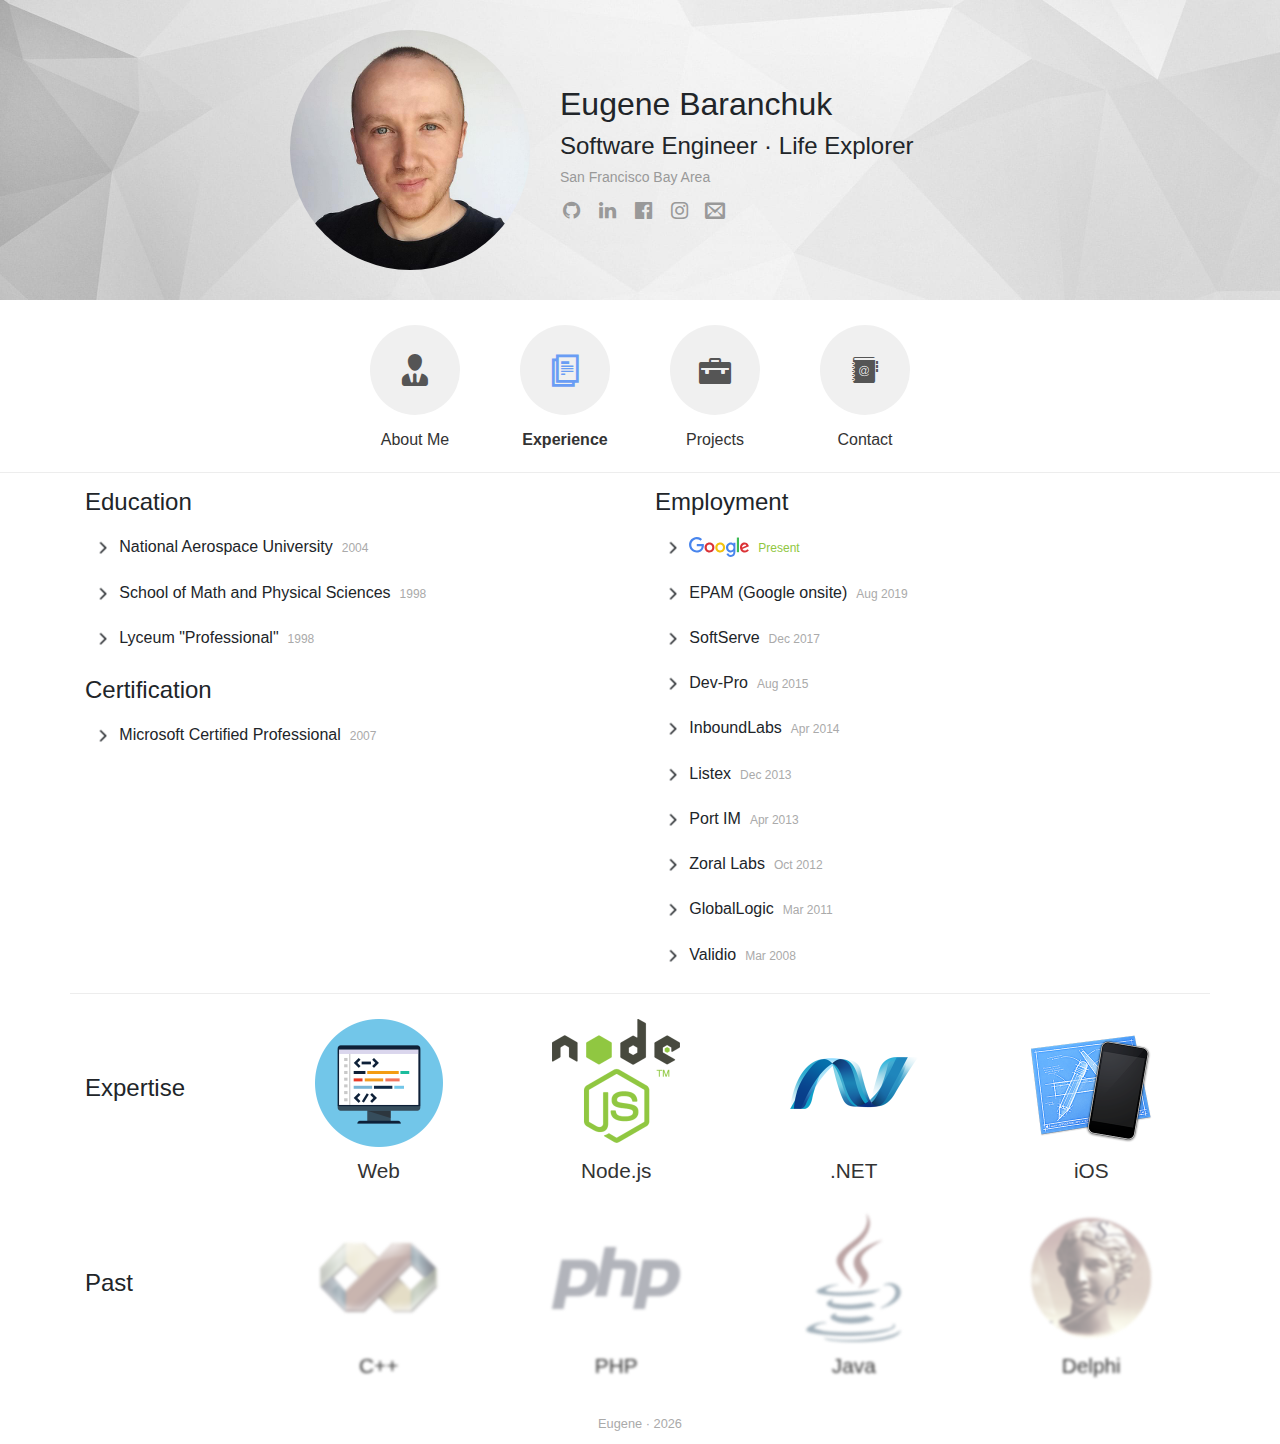
<file: experience/index.html>
<!DOCTYPE html><html><head><title>Eugene Baranchuk</title><link rel="shortcut icon" type="image/x-icon" href="/static/favicon.ico"/><link href="https://stackpath.bootstrapcdn.com/bootstrap/4.3.1/css/bootstrap.min.css" rel="stylesheet"/><meta name="viewport" content="width=device-width,minimum-scale=1,initial-scale=1"/><meta charSet="utf-8"/><title class="jsx-2128555897">Experience · Eugene Baranchuk</title><meta name="next-head-count" content="3"/><link rel="preload" href="/_next/static/tJcpnTE7kAKUQHwhxAORI/pages/experience.js" as="script"/><link rel="preload" href="/_next/static/tJcpnTE7kAKUQHwhxAORI/pages/_app.js" as="script"/><link rel="preload" href="/_next/static/runtime/webpack-035ac2b14bde147cb4a8.js" as="script"/><link rel="preload" href="/_next/static/chunks/commons.6bc41bc1257e116dc7d1.js" as="script"/><link rel="preload" href="/_next/static/runtime/main-ec1be9c640a81bd95307.js" as="script"/><style id="__jsx-3547211199">ul.jsx-3547211199{list-style:none;margin:0;padding:0;display:inline-block;}li.jsx-3547211199{float:left;}a.jsx-3547211199{display:block;cursor:pointer;background:transparent none no-repeat center center;background-size:100%;padding:6px 8px;border-radius:2px;-webkit-text-decoration:none;text-decoration:none;color:#999;-webkit-transition:all 0.2s ease-in-out;transition:all 0.2s ease-in-out;}a.jsx-3547211199:hover{color:#fff;}a.gthb.jsx-3547211199:hover{background-color:#181717;}a.lnkdn.jsx-3547211199:hover{background-color:#0077b5;}a.fcbk.jsx-3547211199:hover{background-color:#3b5998;}a.nstgrm.jsx-3547211199:hover{background-color:#e4405f;}a.email.jsx-3547211199:hover{background-color:#e75a4d;}i.jsx-3547211199{display:block;width:20px;height:20px;font-size:20px;line-height:20px;margin-right:0;text-align:center;}</style><style id="__jsx-3052700162">.root.jsx-3052700162{padding:30px 0;background:url(/_next/static/images/header-bg-9a9a67d8307252ca198e25975b633bf8.jpg) no-repeat center center;background-size:cover;}@media (max-width:767px){.root.jsx-3052700162{text-align:center;padding-bottom:20px;}}.main-photo-col.jsx-3052700162{text-align:right;line-height:0;}@media (max-width:767px){.main-photo-col.jsx-3052700162{margin-bottom:20px !important;}}.photo.jsx-3052700162{border-radius:50%;width:240px;height:240px;overflow:hidden;display:inline-block;}@media (max-width:767px){.photo.jsx-3052700162{display:block;margin:0 auto;}}.photo.jsx-3052700162 img.jsx-3052700162{display:block;width:100%;}.title.jsx-3052700162{margin:55px 0 0 0;}@media (max-width:767px){.title.jsx-3052700162{margin-top:0px;}}.sub-title.jsx-3052700162{font-weight:300;margin:7px 0 0 0;line-height:1.3em;}.sub-title.jsx-3052700162 a.jsx-3052700162{color:inherit;}.sub-title.jsx-3052700162 a.jsx-3052700162 em.jsx-3052700162{font-style:normal;}.sub-title.jsx-3052700162 a.jsx-3052700162:hover{-webkit-text-decoration:none;text-decoration:none;}.sub-title.jsx-3052700162 a.jsx-3052700162:hover em.jsx-3052700162{-webkit-text-decoration:underline;text-decoration:underline;}.sub-title.location.jsx-3052700162{color:#999;margin:6px 0 8px 0;font-size:14px;}.sub-title.location.jsx-3052700162 a.jsx-3052700162{color:#999;}.root.jsx-3052700162 .social-buttons{margin-left:-7px;}</style><style id="__jsx-4185448172">.root.jsx-4185448172 .card{border-width:0;border-radius:0 !important;box-shadow:none;margin-top:0 !important;}.root.jsx-4185448172 .card-header{padding:0;border-width:0;border-radius:0 !important;background-color:#fff;}.root.jsx-4185448172 .card-header:after{visibility:hidden;display:block;font-size:0;content:"";clear:both;height:0;}.root.jsx-4185448172 .card-header .title.jsx-4185448172{font-weight:400;}.root.jsx-4185448172 .card-header .title.jsx-4185448172 a.jsx-4185448172{display:block;cursor:pointer;padding:0.715rem 0.715rem 0.715rem 2.145rem;position:relative;float:left;line-height:1.4rem;-webkit-text-decoration:none;text-decoration:none;}.root.jsx-4185448172 .card-header .title.jsx-4185448172 a.jsx-4185448172:before{content:"\f107";font:normal normal normal 14px/1 icomoon;font-size:1.3rem;line-height:1.5rem;text-rendering:auto;-webkit-font-smoothing:antialiased;-moz-osx-font-smoothing:grayscale;position:absolute;top:0.715rem;left:0.715rem;-webkit-transform:rotate(0deg);-ms-transform:rotate(0deg);transform:rotate(0deg);-webkit-transition:-webkit-transform 0.375s ease-in-out;-webkit-transition:transform 0.375s ease-in-out;transition:transform 0.375s ease-in-out;will-change:transform;}.root.jsx-4185448172 .card-header .title.jsx-4185448172 a.jsx-4185448172 em.jsx-4185448172{opacity:0;-webkit-transition:opacity 0.25s ease-in-out;transition:opacity 0.25s ease-in-out;font-style:normal;font-size:12px;color:#aaa;padding-left:9px;line-height:1em;}.root.jsx-4185448172 .card-header .title.jsx-4185448172 a.jsx-4185448172:hover span.jsx-4185448172{-webkit-text-decoration:underline;text-decoration:underline;}.root.jsx-4185448172 .card-header .title.jsx-4185448172 a.collapsed.jsx-4185448172:before{-webkit-transform:rotate(-90deg);-ms-transform:rotate(-90deg);transform:rotate(-90deg);}.root.jsx-4185448172 .card-header .title.jsx-4185448172 a.collapsed.jsx-4185448172 em.jsx-4185448172{opacity:1;}.root.jsx-4185448172 .card-body{border-width:0 !important;padding:0.3575rem 0.715rem 0.715rem 1.43rem;}@media (max-width:374px){.root.jsx-4185448172 .card-body{padding-left:0.715rem;}}</style><style id="__jsx-2128555897">.root.jsx-2128555897{padding-top:15px;}.edu-work.jsx-2128555897{border-bottom:1px solid #ededed;margin-bottom:10px;}.root.jsx-2128555897 .accordion{margin-bottom:15px;}.root.jsx-2128555897 .card-header .present.jsx-2128555897{color:#90c741;font-weight:500;}.root.jsx-2128555897 .card-body>img.jsx-2128555897{max-width:64px;max-height:64px;float:left;margin:6px 16px 16px 0;}.root.jsx-2128555897 .card-body>table.jsx-2128555897{width:auto;max-width:none;margin-bottom:12px;}.root.jsx-2128555897 .card-body>table.jsx-2128555897 tr.jsx-2128555897 td.jsx-2128555897{border-width:0;padding:3px;vertical-align:top;}.root.jsx-2128555897 .card-body>table.jsx-2128555897 tr.jsx-2128555897 td.jsx-2128555897:first-child{padding-left:0;padding-right:10px;}.root.jsx-2128555897 .card-body>table.jsx-2128555897 tr.jsx-2128555897 td.jsx-2128555897>b.jsx-2128555897{font-weight:600;}.root.jsx-2128555897 .card-body>table.jsx-2128555897:last-child{margin-bottom:0;}.root.jsx-2128555897 .card-body>p.jsx-2128555897:last-child{margin-bottom:0;}.root.jsx-2128555897 .card-body ul.jsx-2128555897{margin-bottom:0;padding-inline-start:17px;}.root.jsx-2128555897 .card-body>.accomps.jsx-2128555897>.title.jsx-2128555897{font-style:italic;}.root.jsx-2128555897 .card-body>.accomps.jsx-2128555897>.project.jsx-2128555897{display:block;padding-top:.3em;}.root.jsx-2128555897 .card-body>.accomps.jsx-2128555897>ul.jsx-2128555897 li.jsx-2128555897{padding-top:.3em;}.google-title-image.jsx-2128555897{width:60px;position:relative;top:-1px;}.expertise-cont.jsx-2128555897{max-width:1140px;}.expertise-wrapper.jsx-2128555897>div.jsx-2128555897>h4.jsx-2128555897{margin-top:70px;}@media (max-width:767px){.expertise-wrapper.jsx-2128555897>div.jsx-2128555897>h4.jsx-2128555897{margin-top:10px;}}.expertise.jsx-2128555897 .pin.jsx-2128555897{display:block;text-align:center;margin:15px 0;color:#333;-webkit-transition:all 0.3s ease-in-out;transition:all 0.3s ease-in-out;}.expertise.jsx-2128555897 .pin.jsx-2128555897 .logo.jsx-2128555897{display:inline-block;max-width:128px;max-height:128px;margin-bottom:10px;}.expertise.jsx-2128555897 .pin.jsx-2128555897 .title.jsx-2128555897{font-size:1.3em;font-weight:400;line-height:1.3em;-webkit-text-decoration:none !important;text-decoration:none !important;}.expertise.jsx-2128555897 .pin.jsx-2128555897:hover{-webkit-text-decoration:none;text-decoration:none;-webkit-transform:scale(1.04);-ms-transform:scale(1.04);transform:scale(1.04);}.expertise.jsx-2128555897 .pin.jsx-2128555897:hover .title.jsx-2128555897{-webkit-text-decoration:underline;text-decoration:underline;}.expertise.past.jsx-2128555897 .pin.jsx-2128555897{-webkit-filter:blur(1.5px);filter:blur(1.5px);}.expertise.past.jsx-2128555897 .pin.jsx-2128555897 .logo.jsx-2128555897{-webkit-transition:all 0.3s ease-in-out;transition:all 0.3s ease-in-out;-webkit-filter:grayscale(75%);filter:grayscale(75%);opacity:.5;}.expertise.past.jsx-2128555897 .pin.jsx-2128555897:hover{-webkit-filter:none;filter:none;}.expertise.past.jsx-2128555897 .pin.jsx-2128555897:hover .logo.jsx-2128555897{-webkit-filter:none;filter:none;opacity:1;}</style><style id="__jsx-842610314">footer.jsx-842610314{position:relative;height:50px;}.holder.jsx-842610314{text-align:center;position:absolute;left:0;right:0;bottom:0;padding-bottom:.2em;}.block.jsx-842610314{display:inline-block;margin:0 1em;}.block.credit.jsx-842610314{color:#aaa;font-size:.8em;position:relative;top:-0.4em;}</style><style id="__jsx-414541194">.root.jsx-414541194{height:100%;padding:0 !important;}.root.jsx-414541194>footer{height:50px;}.content-wrapper.jsx-414541194{min-height:100%;margin-bottom:-50px;}.content-wrapper.jsx-414541194:after{content:"";display:block;height:50px;}nav.jsx-414541194{padding:5px 0 0 0;border-bottom:1px solid #ededed;text-align:center;}.menu-item.jsx-414541194{display:inline-block;margin:20px 30px;-webkit-text-decoration:none;text-decoration:none;}@media (max-width:991px){.menu-item.jsx-414541194{margin-bottom:20px;}}.menu-item.jsx-414541194:before{content:"";position:absolute;width:90px;height:90px;border-radius:90px;border:1px solid transparent;-webkit-transition:all 0.225s ease-in-out;transition:all 0.225s ease-in-out;-webkit-transition-timing-function:cubic-bezier(0.5,-0.7,0.67,0.7);transition-timing-function:cubic-bezier(0.5,-0.7,0.67,0.7);}.menu-item.jsx-414541194 i.jsx-414541194{display:inline-block;margin:0;font-size:32px;line-height:32px;padding:29px;border-radius:90px;background-color:#f0f0f0;color:#555;-webkit-transition:all 0.2s ease-in-out;transition:all 0.2s ease-in-out;}.menu-item.jsx-414541194 .title.jsx-414541194{-webkit-text-decoration:none;text-decoration:none;margin-top:13px;display:block;color:#333;}.menu-item.active.jsx-414541194:before,.menu-item.jsx-414541194:hover.jsx-414541194:before{-webkit-transform:scale(1.18);-ms-transform:scale(1.18);transform:scale(1.18);border-color:#78a6f5;-webkit-transition-timing-function:cubic-bezier(0.4,0.25,0.14,1.73);transition-timing-function:cubic-bezier(0.4,0.25,0.14,1.73);}.menu-item.active.jsx-414541194 i.jsx-414541194,.menu-item.jsx-414541194:hover i.jsx-414541194{background-color:#6a9df4;color:#fff;}.menu-item.active.jsx-414541194 .title.jsx-414541194,.menu-item.jsx-414541194:hover .title.jsx-414541194{color:#6091e4;}.menu-item.active.jsx-414541194{cursor:default;}.menu-item.active.jsx-414541194:before,.menu-item.active.jsx-414541194:hover.jsx-414541194:before{-webkit-transform:none;-ms-transform:none;transform:none;border-color:transparent;}.menu-item.active.jsx-414541194 i.jsx-414541194,.menu-item.active.jsx-414541194:hover i.jsx-414541194{background-color:#f0f0f0;color:#6a9df4;}.menu-item.active.jsx-414541194 .title.jsx-414541194,.menu-item.active.jsx-414541194:hover .title.jsx-414541194{color:#333;font-weight:bold;}</style></head><body><div id="__next"><div class="jsx-414541194 root"><div class="jsx-414541194 content-wrapper"><div class="jsx-3052700162 root"><div class="jsx-3052700162 container"><div class="jsx-3052700162 row"><div class="jsx-3052700162 main-photo-col col-12 col-sm-5 col-lg-5"><div class="jsx-3052700162 photo"><a title="Eugene Baranchuk photo" class="jsx-3052700162" href="/"><img src="/_next/static/images/main-ead09f00147dec76d7ae1a240860ecda.jpg" class="jsx-3052700162"/></a></div></div><div class="jsx-3052700162 col-12 col-sm-7 col-lg-7"><h2 class="jsx-3052700162 title">Eugene Baranchuk</h2><h4 class="jsx-3052700162 sub-title">Software Engineer · <a href="https://thriveglobal.com/stories/becoming-a-life-explorer/" target="_blank" class="jsx-3052700162"><em class="jsx-3052700162">Life Explorer</em></a></h4><div class="jsx-3052700162 sub-title location">San Francisco Bay Area</div><ul class="jsx-3547211199 social-buttons"><li class="jsx-3547211199"><a target="_blank" href="https://github.com/mezzario/" class="jsx-3547211199 gthb"><i class="jsx-3547211199 icon-gthb"></i></a></li><li class="jsx-3547211199"><a target="_blank" href="https://www.linkedin.com/in/vencedor/" class="jsx-3547211199 lnkdn"><i class="jsx-3547211199 icon-lnkdn"></i></a></li><li class="jsx-3547211199"><a target="_blank" href="https://www.facebook.com/vencedor/" class="jsx-3547211199 fcbk"><i class="jsx-3547211199 icon-fcbk"></i></a></li><li class="jsx-3547211199"><a target="_blank" href="https://www.instagram.com/minecroft/" class="jsx-3547211199 nstgrm"><i class="jsx-3547211199 icon-nstgrm"></i></a></li><li class="jsx-3547211199"><a target="_blank" href="mailto:vencedor@gmail.com" class="jsx-3547211199 email"><i class="jsx-3547211199 icon-email"></i></a></li></ul></div></div></div></div><div class="jsx-414541194 nav-and-content"><nav class="jsx-414541194"><a class="jsx-414541194 menu-item" href="/about/"><i class="jsx-414541194 icon-user"></i><span class="jsx-414541194 title">About Me</span></a><a class="jsx-414541194 menu-item active" href="/experience/"><i class="jsx-414541194 icon-files"></i><span class="jsx-414541194 title">Experience</span></a><a class="jsx-414541194 menu-item" href="/projects/"><i class="jsx-414541194 icon-briefcase"></i><span class="jsx-414541194 title">Projects</span></a><a class="jsx-414541194 menu-item" href="/contact/"><i class="jsx-414541194 icon-addressbook"></i><span class="jsx-414541194 title">Contact</span></a></nav><main class="jsx-414541194"><section class="jsx-414541194"><div class="jsx-2128555897 root"><div class="jsx-2128555897 container"><div class="jsx-2128555897 row edu-work"><div class="jsx-2128555897 col-12 col-sm-12 col-md-6 col-lg-6"><h4 class="jsx-2128555897">Education</h4><div class="accordion"><div class="jsx-4185448172 root"><div class="card"><div class="card-header"><div><div class="jsx-4185448172 title"><a class="jsx-4185448172 collapsed"><span class="jsx-4185448172">National Aerospace University</span><em class="jsx-4185448172">2004</em></a></div></div></div><div class="collapse"><div class="card-body"><img src="[data-uri]" class="jsx-2128555897"/><table class="jsx-2128555897"><tbody class="jsx-2128555897"><tr class="jsx-2128555897"><td class="jsx-2128555897"><b class="jsx-2128555897">Location</b></td><td class="jsx-2128555897"><a href="https://www.google.com/maps/place/Kharkiv,+Ukraine/" target="_blank" class="jsx-2128555897">Kharkiv, Ukraine</a></td></tr><tr class="jsx-2128555897"><td class="jsx-2128555897"><b class="jsx-2128555897">Period</b></td><td class="jsx-2128555897">1998 – 2004</td></tr><tr class="jsx-2128555897"><td class="jsx-2128555897"><b class="jsx-2128555897">Degree</b></td><td class="jsx-2128555897"><ul class="jsx-2128555897"><li class="jsx-2128555897">MS in Information Technology of Design</li><li class="jsx-2128555897">BS in Computer Science</li></ul></td></tr></tbody></table><p class="jsx-2128555897"><a href="https://en.wikipedia.org/wiki/National_Aerospace_University_%E2%80%93_Kharkov_Aviation_Institute" target="_blank" class="jsx-2128555897">My university</a> was founded in 1930 and specializes in aviation and space engineering. It is famous for creation of the first in Europe high-speed airplane with a retractable landing gear and creation of the design of turbojet engine developed by teacher A. M. Liulka who afterwards became the academician and designer of many structures of aircraft engines including engine of the aircraft Su-27.</p><p class="jsx-2128555897">My Computer Science degree closely connected to aerospace engineering, although I never worked in that industry after graduation.</p></div></div></div></div><div class="jsx-4185448172 root"><div class="card"><div class="card-header"><div><div class="jsx-4185448172 title"><a class="jsx-4185448172 collapsed"><span class="jsx-4185448172">School of Math and Physical Sciences</span><em class="jsx-4185448172">1998</em></a></div></div></div><div class="collapse"><div class="card-body"><table class="jsx-2128555897"><tbody class="jsx-2128555897"><tr class="jsx-2128555897"><td class="jsx-2128555897"><b class="jsx-2128555897">Location</b></td><td class="jsx-2128555897"><a href="https://www.google.com/maps/place/Kharkiv,+Ukraine/" target="_blank" class="jsx-2128555897">Kharkiv, Ukraine</a></td></tr><tr class="jsx-2128555897"><td class="jsx-2128555897"><b class="jsx-2128555897">Period</b></td><td class="jsx-2128555897">1996 – 1998</td></tr></tbody></table><p class="jsx-2128555897">This school is based on National Aerospace University (where I got my postsecondary education) and I studied here in parallel with my high school.</p></div></div></div></div><div class="jsx-4185448172 root"><div class="card"><div class="card-header"><div><div class="jsx-4185448172 title"><a class="jsx-4185448172 collapsed"><span class="jsx-4185448172">Lyceum &quot;Professional&quot;</span><em class="jsx-4185448172">1998</em></a></div></div></div><div class="collapse"><div class="card-body"><table class="jsx-2128555897"><tbody class="jsx-2128555897"><tr class="jsx-2128555897"><td class="jsx-2128555897"><b class="jsx-2128555897">Location</b></td><td class="jsx-2128555897"><a href="https://www.google.com/maps/place/Kharkiv,+Ukraine/" target="_blank" class="jsx-2128555897">Kharkiv, Ukraine</a></td></tr><tr class="jsx-2128555897"><td class="jsx-2128555897"><b class="jsx-2128555897">Period</b></td><td class="jsx-2128555897">1996 – 1998</td></tr><tr class="jsx-2128555897"><td class="jsx-2128555897"><b class="jsx-2128555897">Qualification</b></td><td class="jsx-2128555897">Diploma in Accounting and Finance</td></tr></tbody></table><p class="jsx-2128555897">I studied here in parallel with my high school.</p></div></div></div></div></div><h4 class="jsx-2128555897">Certification</h4><div class="accordion"><div class="jsx-4185448172 root"><div class="card"><div class="card-header"><div><div class="jsx-4185448172 title"><a class="jsx-4185448172 collapsed"><span class="jsx-4185448172">Microsoft Certified Professional</span><em class="jsx-4185448172">2007</em></a></div></div></div><div class="collapse"><div class="card-body"><img src="/_next/static/images/mcp-ba2ead5edd763799a74a4ca4bf256c94.png" class="jsx-2128555897"/><table class="jsx-2128555897"><tbody class="jsx-2128555897"><tr class="jsx-2128555897"><td class="jsx-2128555897"><b class="jsx-2128555897">Date</b></td><td class="jsx-2128555897">Feb 2007</td></tr><tr class="jsx-2128555897"><td class="jsx-2128555897"><b class="jsx-2128555897">Exam</b></td><td class="jsx-2128555897">70-315</td></tr><tr class="jsx-2128555897"><td class="jsx-2128555897"><b class="jsx-2128555897">Name</b></td><td class="jsx-2128555897">Developing and Implementing Web Applications with Microsoft Visual C# .NET and Microsoft Visual Studio .NET</td></tr></tbody></table></div></div></div></div></div></div><div class="jsx-2128555897 col-12 col-sm-12 col-md-6 col-lg-6"><h4 class="jsx-2128555897">Employment</h4><div class="accordion"><div class="jsx-4185448172 root"><div class="card"><div class="card-header"><div><div class="jsx-4185448172 title"><a class="jsx-4185448172 collapsed"><span class="jsx-4185448172"><img src="[data-uri]" class="jsx-2128555897 google-title-image"/></span><em class="jsx-4185448172"><span class="jsx-2128555897 present">Present</span></em></a></div></div></div><div class="collapse"><div class="card-body"><img src="[data-uri]" class="jsx-2128555897"/><table class="jsx-2128555897"><tbody class="jsx-2128555897"><tr class="jsx-2128555897"><td class="jsx-2128555897"><b class="jsx-2128555897">Location</b></td><td class="jsx-2128555897"><a href="https://www.google.com/maps/place/San+Bruno,+CA/" target="_blank" class="jsx-2128555897">San Bruno, CA, USA</a></td></tr><tr class="jsx-2128555897"><td class="jsx-2128555897"><b class="jsx-2128555897">Period</b></td><td class="jsx-2128555897">September 2019 – Present</td></tr><tr class="jsx-2128555897"><td class="jsx-2128555897"><b class="jsx-2128555897">Position</b></td><td class="jsx-2128555897">Senior Software Engineer</td></tr></tbody></table></div></div></div></div><div class="jsx-4185448172 root"><div class="card"><div class="card-header"><div><div class="jsx-4185448172 title"><a class="jsx-4185448172 collapsed"><span class="jsx-4185448172">EPAM (Google onsite)</span><em class="jsx-4185448172"><span class="jsx-2128555897">Aug 2019</span></em></a></div></div></div><div class="collapse"><div class="card-body"><img src="/_next/static/images/epam-2acb8829cf3e941af9ee309ae9d89580.png" class="jsx-2128555897"/><table class="jsx-2128555897"><tbody class="jsx-2128555897"><tr class="jsx-2128555897"><td class="jsx-2128555897"><b class="jsx-2128555897">Location</b></td><td class="jsx-2128555897"><a href="https://www.google.com/maps/place/Mountain+View,+CA/" target="_blank" class="jsx-2128555897">Mountain View, CA, USA</a></td></tr><tr class="jsx-2128555897"><td class="jsx-2128555897"><b class="jsx-2128555897">Period</b></td><td class="jsx-2128555897">March 2018 – Aug 2019</td></tr><tr class="jsx-2128555897"><td class="jsx-2128555897"><b class="jsx-2128555897">Position</b></td><td class="jsx-2128555897">Senior Software Engineer</td></tr></tbody></table><p class="jsx-2128555897"><a href="https://epam.com/" class="jsx-2128555897">EPAM</a> is a global provider of software product development and digital platform engineering services to clients located around the world, primarily in North America, Europe, Asia and Australia.</p><p class="jsx-2128555897">At EPAM I worked as a flow developer’s Team Lead and Scrum Master for Google (onsite).</p><div class="jsx-2128555897 accomps"><div class="jsx-2128555897 title">Selected Accomplishments</div><div class="jsx-2128555897 project">Speakeasy (an IVR platform):</div><ul class="jsx-2128555897"><li class="jsx-2128555897">Developed number of IVR call flows (state machines glued with JS).</li><li class="jsx-2128555897">Created NodeJS packages to work with call flow model.</li><li class="jsx-2128555897">Created integrated solution (web app) to inspect and create call flows.</li><li class="jsx-2128555897">Created in-browser debugger and test runner for state machines.</li></ul></div></div></div></div></div><div class="jsx-4185448172 root"><div class="card"><div class="card-header"><div><div class="jsx-4185448172 title"><a class="jsx-4185448172 collapsed"><span class="jsx-4185448172">SoftServe</span><em class="jsx-4185448172">Dec 2017</em></a></div></div></div><div class="collapse"><div class="card-body"><img src="[data-uri]" class="jsx-2128555897"/><table class="jsx-2128555897"><tbody class="jsx-2128555897"><tr class="jsx-2128555897"><td class="jsx-2128555897"><b class="jsx-2128555897">Location</b></td><td class="jsx-2128555897"><a href="https://www.google.com/maps/place/Kharkiv,+Ukraine/" target="_blank" class="jsx-2128555897">Kharkiv, Ukraine</a></td></tr><tr class="jsx-2128555897"><td class="jsx-2128555897"><b class="jsx-2128555897">Period</b></td><td class="jsx-2128555897">May 2017 – Dec 2017</td></tr><tr class="jsx-2128555897"><td class="jsx-2128555897"><b class="jsx-2128555897">Position</b></td><td class="jsx-2128555897">Solutions Architect</td></tr></tbody></table><p class="jsx-2128555897"><a href="https://softserve.ua/en/" class="jsx-2128555897">SoftServe</a> is the largest global IT company with Ukrainian roots specializing in software development and consultancy services.</p><p class="jsx-2128555897">At SoftServe I estimated, designed and developed number of software projects. Was responsible for documentation, system breakdown, work process organization, code reviews and implementation of most critical subsystems.</p><div class="jsx-2128555897 accomps"><div class="jsx-2128555897 title">Selected Accomplishments</div><div class="jsx-2128555897 project">LegendGrows (social network for athletes):</div><ul class="jsx-2128555897"><li class="jsx-2128555897">Project architecture, implementation of top level components.</li><li class="jsx-2128555897">Authentication, backend integration, state management, screens implementation.</li></ul></div></div></div></div></div><div class="jsx-4185448172 root"><div class="card"><div class="card-header"><div><div class="jsx-4185448172 title"><a class="jsx-4185448172 collapsed"><span class="jsx-4185448172">Dev-Pro</span><em class="jsx-4185448172">Aug 2015</em></a></div></div></div><div class="collapse"><div class="card-body"><img src="/_next/static/images/devpro-faaa9857f96a299be1e5292cbd2258ca.png" class="jsx-2128555897"/><table class="jsx-2128555897"><tbody class="jsx-2128555897"><tr class="jsx-2128555897"><td class="jsx-2128555897"><b class="jsx-2128555897">Location</b></td><td class="jsx-2128555897"><a href="https://www.google.com/maps/place/Kharkiv,+Ukraine/" target="_blank" class="jsx-2128555897">Kharkiv, Ukraine</a></td></tr><tr class="jsx-2128555897"><td class="jsx-2128555897"><b class="jsx-2128555897">Period</b></td><td class="jsx-2128555897">Jul 2014 – Aug 2015</td></tr><tr class="jsx-2128555897"><td class="jsx-2128555897"><b class="jsx-2128555897">Position</b></td><td class="jsx-2128555897">Team Lead</td></tr></tbody></table><p class="jsx-2128555897"><a href="http://www.dev-pro.net/" class="jsx-2128555897">Dev-Pro</a> company was founded by a successful entrepreneur and US citizen, Jeff Bianco, in September 2011. The long history, vast experience, and in-depth understanding of the technology domain are the foundation of company&#x27;s success.</p><div class="jsx-2128555897 accomps"><div class="jsx-2128555897 title">Selected Accomplishments</div><div class="jsx-2128555897 project"><a href="https://ascendix.com/" target="_blank" class="jsx-2128555897">AscendixRE</a>:</div><ul class="jsx-2128555897"><li class="jsx-2128555897">Designed and implemented reusable wizard framework.</li><li class="jsx-2128555897">Built a set of plugins for main client.</li></ul></div></div></div></div></div><div class="jsx-4185448172 root"><div class="card"><div class="card-header"><div><div class="jsx-4185448172 title"><a class="jsx-4185448172 collapsed"><span class="jsx-4185448172">InboundLabs</span><em class="jsx-4185448172">Apr 2014</em></a></div></div></div><div class="collapse"><div class="card-body"><img src="[data-uri]" class="jsx-2128555897"/><table class="jsx-2128555897"><tbody class="jsx-2128555897"><tr class="jsx-2128555897"><td class="jsx-2128555897"><b class="jsx-2128555897">Location</b></td><td class="jsx-2128555897"><a href="https://www.google.com/maps/place/Palo+Alto,+CA/" target="_blank" class="jsx-2128555897">Palo Alto, CA</a></td></tr><tr class="jsx-2128555897"><td class="jsx-2128555897"><b class="jsx-2128555897">Period</b></td><td class="jsx-2128555897">Jul 2013 – Apr 2014</td></tr><tr class="jsx-2128555897"><td class="jsx-2128555897"><b class="jsx-2128555897">Position</b></td><td class="jsx-2128555897">Software Engineer</td></tr></tbody></table><p class="jsx-2128555897">Previously — a community aggregation platform enabling users to interact with others, and get advice and introduction from them.</p><div class="jsx-2128555897 accomps"><div class="jsx-2128555897 title">Selected Accomplishments</div><div class="jsx-2128555897 project">mon.ki:</div><ul class="jsx-2128555897"><li class="jsx-2128555897">Developed web app that shows you where the people you know live, lived or grew up so you can get valuable advice and introduction through them.</li></ul></div></div></div></div></div><div class="jsx-4185448172 root"><div class="card"><div class="card-header"><div><div class="jsx-4185448172 title"><a class="jsx-4185448172 collapsed"><span class="jsx-4185448172">Listex</span><em class="jsx-4185448172">Dec 2013</em></a></div></div></div><div class="collapse"><div class="card-body"><table class="jsx-2128555897"><tbody class="jsx-2128555897"><tr class="jsx-2128555897"><td class="jsx-2128555897"><b class="jsx-2128555897">Location</b></td><td class="jsx-2128555897"><a href="https://www.google.com/maps/place/Kharkiv,+Ukraine/" target="_blank" class="jsx-2128555897">Kharkiv, Ukraine</a><br class="jsx-2128555897"/><a href="https://www.google.com/maps/place/Santa+Clara,+CA/" target="_blank" class="jsx-2128555897">Santa Clara, CA</a></td></tr><tr class="jsx-2128555897"><td class="jsx-2128555897"><b class="jsx-2128555897">Period</b></td><td class="jsx-2128555897">Jun 2007 – Dec 2013</td></tr><tr class="jsx-2128555897"><td class="jsx-2128555897"><b class="jsx-2128555897">Position</b></td><td class="jsx-2128555897">Co-Founder</td></tr><tr class="jsx-2128555897"><td class="jsx-2128555897"><b class="jsx-2128555897">Motto</b></td><td class="jsx-2128555897">The Smartest Marketplace</td></tr></tbody></table><p class="jsx-2128555897">Listex — is a startup and result of 5.5 years of work with my partner.</p><p class="jsx-2128555897">We needed a marketplace where we can describe our &quot;wants&quot; down to every detail and make everything else happen automatically. We studied online marketplaces looking for an opportunity and came across some wonderful researches described in books <a href="http://www.amazon.com/The-Intention-Economy-Customers-Charge/dp/1422158527" target="_blank" class="jsx-2128555897">&quot;Intention Economy&quot;</a> and <a href="http://www.amazon.com/Pull-Power-Semantic-Transform-Business/dp/1591842778" target="_blank" class="jsx-2128555897">&quot;Pull&quot;</a>.</p><p class="jsx-2128555897">You can read more about what we&#x27;ve done on <a class="jsx-2128555897" href="/projects/listex/">project&#x27;s page</a>.</p><div class="jsx-2128555897 accomps"><div class="jsx-2128555897 title">Selected Accomplishments</div><ul class="jsx-2128555897"><li class="jsx-2128555897">Developed idea, designed main workflows, implemented globalization and localization.</li><li class="jsx-2128555897">Website design and implementation.</li><li class="jsx-2128555897">Authentication subsystem.</li></ul></div></div></div></div></div><div class="jsx-4185448172 root"><div class="card"><div class="card-header"><div><div class="jsx-4185448172 title"><a class="jsx-4185448172 collapsed"><span class="jsx-4185448172">Port IM</span><em class="jsx-4185448172">Apr 2013</em></a></div></div></div><div class="collapse"><div class="card-body"><table class="jsx-2128555897"><tbody class="jsx-2128555897"><tr class="jsx-2128555897"><td class="jsx-2128555897"><b class="jsx-2128555897">Location</b></td><td class="jsx-2128555897"><a href="https://www.google.com/maps/place/Kharkiv,+Ukraine/" target="_blank" class="jsx-2128555897">Kharkiv, Ukraine</a></td></tr><tr class="jsx-2128555897"><td class="jsx-2128555897"><b class="jsx-2128555897">Period</b></td><td class="jsx-2128555897">Nov 2012 – Apr 2013</td></tr><tr class="jsx-2128555897"><td class="jsx-2128555897"><b class="jsx-2128555897">Position</b></td><td class="jsx-2128555897">Co-Founder</td></tr></tbody></table><p class="jsx-2128555897">Unified communications across instant messaging platforms, microblogging services, social networks, and email. Single secure place to store all personal correspondence in a portable format.</p><p class="jsx-2128555897">Please read more on <a class="jsx-2128555897" href="/projects/port-im/">project&#x27;s page</a>.</p><div class="jsx-2128555897 accomps"><div class="jsx-2128555897 title">Selected Accomplishments</div><ul class="jsx-2128555897"><li class="jsx-2128555897">Developed idea, designed main workflows.</li><li class="jsx-2128555897">Website design and implementation.</li></ul></div></div></div></div></div><div class="jsx-4185448172 root"><div class="card"><div class="card-header"><div><div class="jsx-4185448172 title"><a class="jsx-4185448172 collapsed"><span class="jsx-4185448172">Zoral Labs</span><em class="jsx-4185448172">Oct 2012</em></a></div></div></div><div class="collapse"><div class="card-body"><img src="[data-uri]" class="jsx-2128555897"/><table class="jsx-2128555897"><tbody class="jsx-2128555897"><tr class="jsx-2128555897"><td class="jsx-2128555897"><b class="jsx-2128555897">Location</b></td><td class="jsx-2128555897"><a href="https://www.google.com/maps/place/Kharkiv,+Ukraine/" target="_blank" class="jsx-2128555897">Kharkiv, Ukraine</a></td></tr><tr class="jsx-2128555897"><td class="jsx-2128555897"><b class="jsx-2128555897">Period</b></td><td class="jsx-2128555897">Apr 2011 – Oct 2012</td></tr><tr class="jsx-2128555897"><td class="jsx-2128555897"><b class="jsx-2128555897">Position</b></td><td class="jsx-2128555897">Team Lead</td></tr></tbody></table><p class="jsx-2128555897"><a href="http://zorallabs.com/" target="_blank" class="jsx-2128555897">Zoral Labs</a> is a software research and development company which specialises in advanced software fields such as BI, Data Mining, Artificial Intelligence, Machine Learning (AI/ML), High Speed Computing, Cloud Computing, BIG Data Predictive Analytics, Unstructured Data processing, Finance, Risk Management and Security. Company&#x27;s clients include global finance and banking, technology, telecoms, energy and manufacturing companies.</p><div class="jsx-2128555897 accomps"><div class="jsx-2128555897 title">Selected Accomplishments</div><div class="jsx-2128555897 project"><a href="http://www.trackit.com/" target="_blank" class="jsx-2128555897">BMC Track-It!</a>:</div><ul class="jsx-2128555897"><li class="jsx-2128555897">Developed mobile web version of product.</li><li class="jsx-2128555897">Migrated desktop web version of product from ExtJS 3.3 to 4.0.</li><li class="jsx-2128555897">Web development (new features and support).</li></ul></div></div></div></div></div><div class="jsx-4185448172 root"><div class="card"><div class="card-header"><div><div class="jsx-4185448172 title"><a class="jsx-4185448172 collapsed"><span class="jsx-4185448172">GlobalLogic</span><em class="jsx-4185448172">Mar 2011</em></a></div></div></div><div class="collapse"><div class="card-body"><img src="[data-uri]" class="jsx-2128555897"/><table class="jsx-2128555897"><tbody class="jsx-2128555897"><tr class="jsx-2128555897"><td class="jsx-2128555897"><b class="jsx-2128555897">Location</b></td><td class="jsx-2128555897"><a href="https://www.google.com/maps/place/Kharkiv,+Ukraine/" target="_blank" class="jsx-2128555897">Kharkiv, Ukraine</a></td></tr><tr class="jsx-2128555897"><td class="jsx-2128555897"><b class="jsx-2128555897">Period</b></td><td class="jsx-2128555897">Apr 2008 – Mar 2011</td></tr><tr class="jsx-2128555897"><td class="jsx-2128555897"><b class="jsx-2128555897">Position</b></td><td class="jsx-2128555897">Senior Software Engineer</td></tr></tbody></table><p class="jsx-2128555897"><a href="https://en.wikipedia.org/wiki/GlobalLogic" target="_blank" class="jsx-2128555897">GlobalLogic</a> is an offshore software R&amp;D services company that was founded in 2000 and has headquarters in San Jose, California. It provides full-lifecycle product development services, including experience design, product engineering, content engineering, and labs.</p><div class="jsx-2128555897 accomps"><div class="jsx-2128555897 title">Selected Accomplishments</div><div class="jsx-2128555897 project"><a href="http://www.medtronic.com/us-en/patients/treatments-therapies/heart-failure-device-crt/living-with-a-device/carelink/carelinkpatientinformationsite.html" target="_blank" class="jsx-2128555897">Medtronic CareLink</a>:</div><ul class="jsx-2128555897"><li class="jsx-2128555897">Developed web-based remote monitoring service for patients with implanted cardiac devices and their clinics.</li><li class="jsx-2128555897">Developed an in-house tool that provides internal personnel controlled access to the main system.</li></ul><div class="jsx-2128555897 project"><a href="https://www.ipsos.com/" target="_blank" class="jsx-2128555897">Ipsos</a></div><ul class="jsx-2128555897"><li class="jsx-2128555897">Designed and developed number of surveys.</li></ul></div></div></div></div></div><div class="jsx-4185448172 root"><div class="card"><div class="card-header"><div><div class="jsx-4185448172 title"><a class="jsx-4185448172 collapsed"><span class="jsx-4185448172">Validio</span><em class="jsx-4185448172">Mar 2008</em></a></div></div></div><div class="collapse"><div class="card-body"><img src="/_next/static/images/validio-35e907f8094f00d94826c1809d43cba4.png" class="jsx-2128555897"/><table class="jsx-2128555897"><tbody class="jsx-2128555897"><tr class="jsx-2128555897"><td class="jsx-2128555897"><b class="jsx-2128555897">Location</b></td><td class="jsx-2128555897"><a href="https://www.google.com/maps/place/Kharkiv,+Ukraine/" target="_blank" class="jsx-2128555897">Kharkiv, Ukraine</a></td></tr><tr class="jsx-2128555897"><td class="jsx-2128555897"><b class="jsx-2128555897">Period</b></td><td class="jsx-2128555897">Dec 2005 – Mar 2008</td></tr><tr class="jsx-2128555897"><td class="jsx-2128555897"><b class="jsx-2128555897">Position</b></td><td class="jsx-2128555897">Software Engineer</td></tr></tbody></table><p class="jsx-2128555897">It was my first Software Development company and, probably, the best one. I found very good friends here and broaden my professional horizon a lot.</p><p class="jsx-2128555897">Validio was <a href="http://www.marketwired.com/press-release/globallogic-acquires-validio-software-expands-net-expertise-strengthens-european-us-818788.htm" target="_blank" class="jsx-2128555897">acquired</a> by <a href="https://en.wikipedia.org/wiki/GlobalLogic" target="_blank" class="jsx-2128555897">GlobalLogic</a> in 2008.</p><div class="jsx-2128555897 accomps"><div class="jsx-2128555897 title">Selected Accomplishments</div><div class="jsx-2128555897 project"><a href="http://www.daptiv.com/products.htm" target="_blank" class="jsx-2128555897">Daptiv PPM</a>:</div><ul class="jsx-2128555897"><li class="jsx-2128555897">Designed and developed mobile web app for main product.</li><li class="jsx-2128555897">Integration with Microsoft Outlook.</li><li class="jsx-2128555897">Implemented Persistent Settings framework to store state of UI elements on any web-page.</li><li class="jsx-2128555897">Developed new features for web-based project management application.</li></ul></div></div></div></div></div></div></div></div></div><div class="jsx-2128555897 container-fluid expertise-cont"><div class="jsx-2128555897 row expertise-wrapper"><div class="jsx-2128555897 col-12 col-sm-2"><h4 class="jsx-2128555897">Expertise</h4></div><div class="jsx-2128555897 col-12 col-sm-10"><div class="jsx-2128555897 row expertise"><div class="jsx-2128555897 col-6 col-sm-6 col-md-3 col-lg-3"><a href="https://en.wikipedia.org/wiki/Front-end_web_development" target="_blank" class="jsx-2128555897 pin"><img src="[data-uri]" class="jsx-2128555897 logo"/><div class="jsx-2128555897 title">Web</div></a></div><div class="jsx-2128555897 col-6 col-sm-6 col-md-3 col-lg-3"><a href="https://nodejs.org/" target="_blank" class="jsx-2128555897 pin"><img src="/_next/static/images/nodejs-651893d1d5aa4a3ef0e6ef3a8bf28f9e.png" class="jsx-2128555897 logo"/><div class="jsx-2128555897 title">Node.js</div></a></div><div class="jsx-2128555897 col-6 col-sm-6 col-md-3 col-lg-3"><a href="https://www.microsoft.com/net" target="_blank" class="jsx-2128555897 pin"><img src="/_next/static/images/ms-net-97657ba1d36b51e972b8912e1a398174.png" class="jsx-2128555897 logo"/><div class="jsx-2128555897 title">.NET</div></a></div><div class="jsx-2128555897 col-6 col-sm-6 col-md-3 col-lg-3"><a href="https://en.wikipedia.org/wiki/IOS#Development" target="_blank" class="jsx-2128555897 pin"><img src="/_next/static/images/ios-c8f44de811871b811b1c7269a286423e.png" class="jsx-2128555897 logo"/><div class="jsx-2128555897 title">iOS</div></a></div></div></div></div><div class="jsx-2128555897 row expertise-wrapper"><div class="jsx-2128555897 col-12 col-sm-2"><h4 class="jsx-2128555897">Past</h4></div><div class="jsx-2128555897 col-12 col-sm-10"><div class="jsx-2128555897 row expertise past"><div class="jsx-2128555897 col-6 col-sm-6 col-md-3 col-lg-3"><a href="https://en.wikipedia.org/wiki/Visual_C%2B%2B" target="_blank" class="jsx-2128555897 pin"><img src="/_next/static/images/vs-19aea97617d8e5a62c63118941bb9d93.png" class="jsx-2128555897 logo"/><div class="jsx-2128555897 title">C++</div></a></div><div class="jsx-2128555897 col-6 col-sm-6 col-md-3 col-lg-3"><a href="http://php.net/" target="_blank" class="jsx-2128555897 pin"><img src="[data-uri]" class="jsx-2128555897 logo"/><div class="jsx-2128555897 title">PHP</div></a></div><div class="jsx-2128555897 col-6 col-sm-6 col-md-3 col-lg-3"><a href="https://www.oracle.com/java/" target="_blank" class="jsx-2128555897 pin"><img src="/_next/static/images/java-d03047ed3c74976e32d388b5eff85d70.png" class="jsx-2128555897 logo"/><div class="jsx-2128555897 title">Java</div></a></div><div class="jsx-2128555897 col-6 col-sm-6 col-md-3 col-lg-3"><a href="https://en.wikipedia.org/wiki/Delphi_(programming_language)" target="_blank" class="jsx-2128555897 pin"><img src="/_next/static/images/delphi-2810e0e3fd5b3af59c381ab4e192b4f0.png" class="jsx-2128555897 logo"/><div class="jsx-2128555897 title">Delphi</div></a></div></div></div></div></div></div></section></main></div></div><footer class="jsx-842610314"><div class="jsx-842610314 holder"><div class="jsx-842610314 block credit">Eugene · <!-- -->2019</div></div></footer></div><style>

html,
body {
  -webkit-text-size-adjust: none;
  -moz-text-size-adjust: none;
  -ms-text-size-adjust: none;

  -webkit-tap-highlight-color: rgba(0, 0, 0, 0);
  -webkit-tap-highlight-color: transparent;
  -webkit-touch-callout: none;
}
html,
body,
#__next {
  height: 100%;
}

</style><style>

@font-face {
  font-family: &#x27;icomoon&#x27;;
  src: url(&#x27;/static/fonts/icomoon/icomoon.eot?ex12aa&#x27;);
  src: url(&#x27;/static/fonts/icomoon/icomoon.eot?ex12aa#iefix&#x27;) format(&#x27;embedded-opentype&#x27;),
    url(&#x27;/static/fonts/icomoon/icomoon.ttf?ex12aa&#x27;) format(&#x27;truetype&#x27;),
    url(&#x27;/static/fonts/icomoon/icomoon.woff?ex12aa&#x27;) format(&#x27;woff&#x27;),
    url(&#x27;/static/fonts/icomoon/icomoon.svg?ex12aa#icomoon&#x27;) format(&#x27;svg&#x27;);
  font-weight: normal;
  font-style: normal;
}
[class^=&quot;icon-&quot;],
[class*=&quot; icon-&quot;] {
  font-family: &#x27;icomoon&#x27; !important;
  speak: none;
  font-style: normal;
  font-weight: normal;
  font-variant: normal;
  text-transform: none;
  line-height: 1;
  margin-right: 0.25rem;
  -webkit-font-smoothing: antialiased;
  -moz-osx-font-smoothing: grayscale;
}
.icon-user:before {
  content: &quot;\e900&quot;;
}
.icon-addressbook:before {
  content: &quot;\e901&quot;;
}
.icon-twtr:before {
  content: &quot;\f099&quot;;
}
.icon-gthb:before {
  content: &quot;\f09b&quot;;
}
.icon-lnkdn:before {
  content: &quot;\f0e1&quot;;
}
.icon-angle-up:before {
  content: &quot;\f106&quot;;
}
.icon-angle-down:before {
  content: &quot;\f107&quot;;
}
.icon-nstgrm:before {
  content: &quot;\f16d&quot;;
}
.icon-skp:before {
  content: &quot;\f17e&quot;;
}
.icon-vk:before {
  content: &quot;\f189&quot;;
}
.icon-fcbk:before {
  content: &quot;\f230&quot;;
}
.icon-files:before {
  content: &quot;\e902&quot;;
}
.icon-email:before {
  content: &quot;\e945&quot;;
}
.icon-briefcase:before {
  content: &quot;\e9ae&quot;;
}

</style></div><script id="__NEXT_DATA__" type="application/json">{"dataManager":"[]","props":{"pageProps":{}},"page":"/experience","query":{},"buildId":"tJcpnTE7kAKUQHwhxAORI","nextExport":true,"autoExport":true}</script><script async="" data-next-page="/experience" src="/_next/static/tJcpnTE7kAKUQHwhxAORI/pages/experience.js"></script><script async="" data-next-page="/_app" src="/_next/static/tJcpnTE7kAKUQHwhxAORI/pages/_app.js"></script><script src="/_next/static/runtime/webpack-035ac2b14bde147cb4a8.js" async=""></script><script src="/_next/static/chunks/commons.6bc41bc1257e116dc7d1.js" async=""></script><script src="/_next/static/runtime/main-ec1be9c640a81bd95307.js" async=""></script></body></html>
</file>
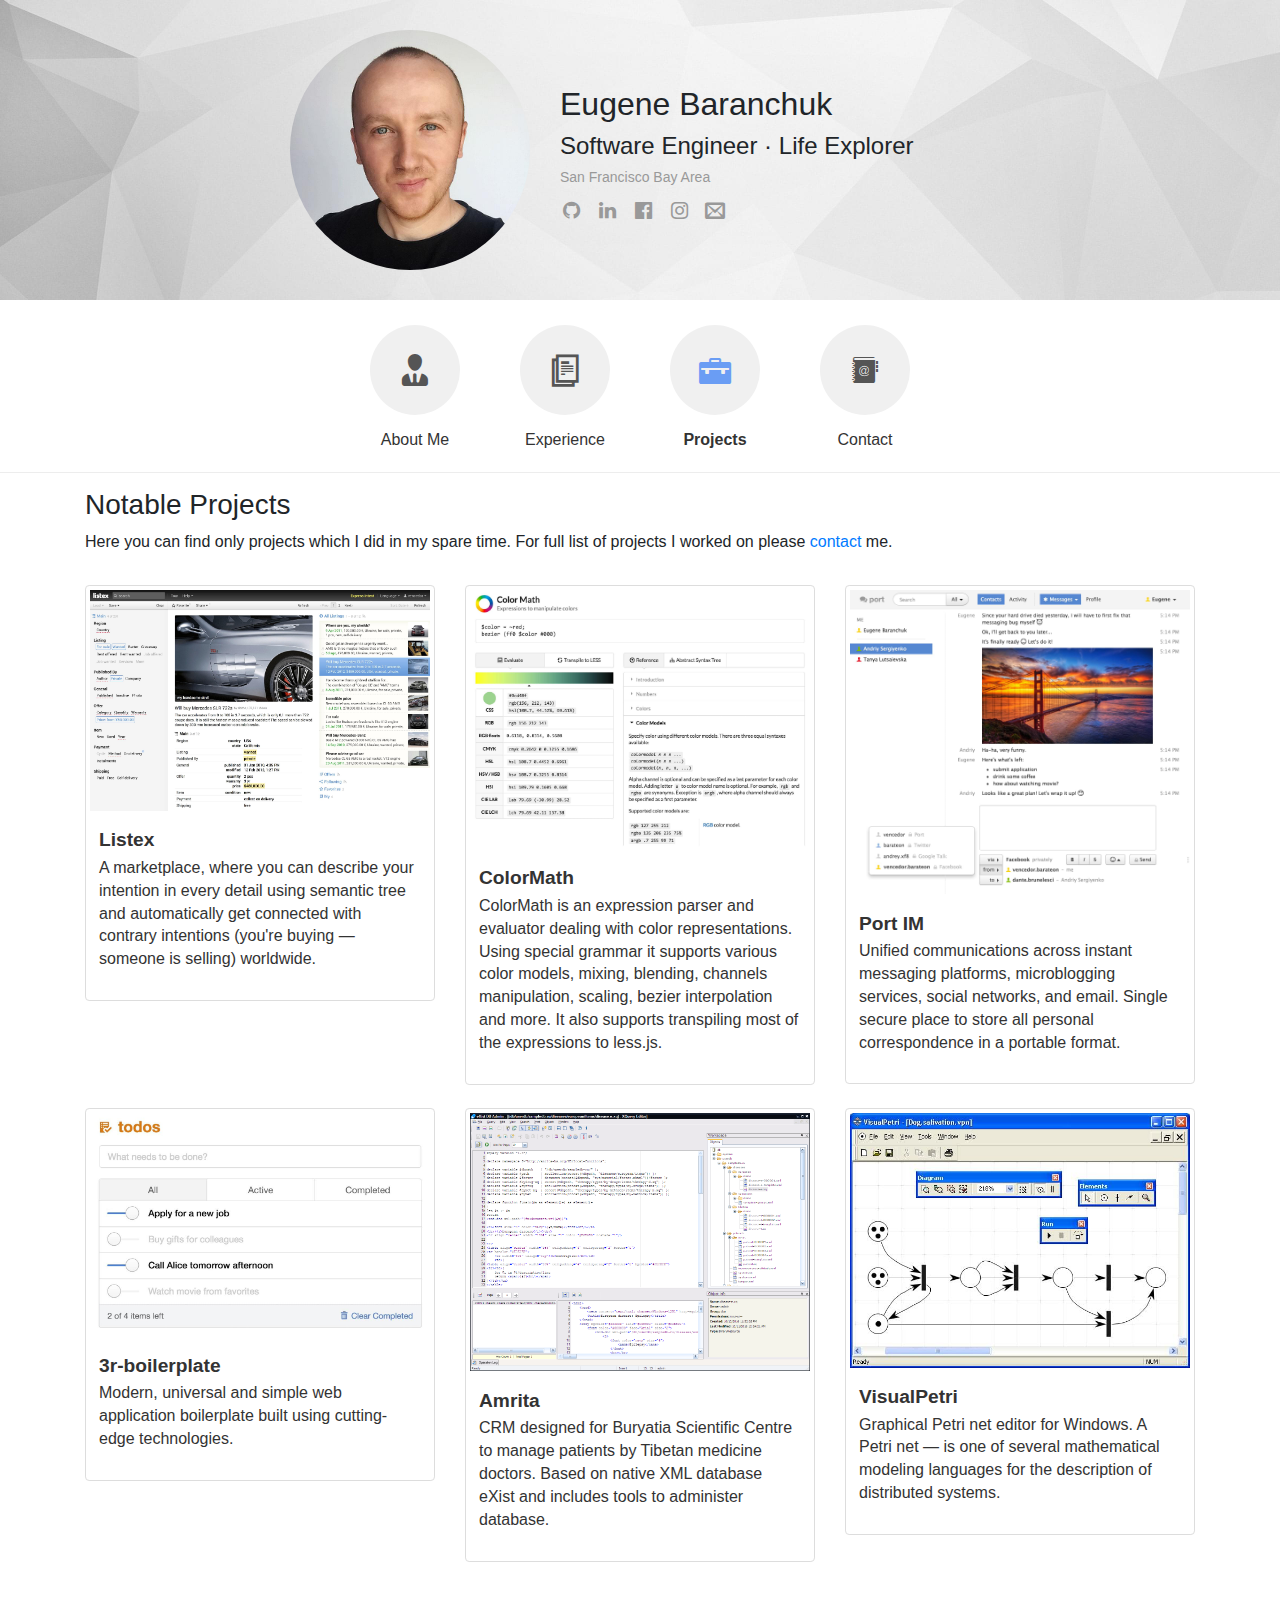
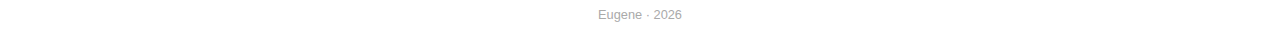
<file: projects/index.html>
<!DOCTYPE html><html><head><title>Eugene Baranchuk</title><link rel="shortcut icon" type="image/x-icon" href="/static/favicon.ico"/><link href="https://stackpath.bootstrapcdn.com/bootstrap/4.3.1/css/bootstrap.min.css" rel="stylesheet"/><meta name="viewport" content="width=device-width,minimum-scale=1,initial-scale=1"/><meta charSet="utf-8"/><title class="jsx-575164905">Projects · Eugene Baranchuk</title><meta name="next-head-count" content="3"/><link rel="preload" href="/_next/static/tJcpnTE7kAKUQHwhxAORI/pages/projects.js" as="script"/><link rel="preload" href="/_next/static/tJcpnTE7kAKUQHwhxAORI/pages/_app.js" as="script"/><link rel="preload" href="/_next/static/runtime/webpack-035ac2b14bde147cb4a8.js" as="script"/><link rel="preload" href="/_next/static/chunks/commons.6bc41bc1257e116dc7d1.js" as="script"/><link rel="preload" href="/_next/static/runtime/main-ec1be9c640a81bd95307.js" as="script"/><style id="__jsx-3547211199">ul.jsx-3547211199{list-style:none;margin:0;padding:0;display:inline-block;}li.jsx-3547211199{float:left;}a.jsx-3547211199{display:block;cursor:pointer;background:transparent none no-repeat center center;background-size:100%;padding:6px 8px;border-radius:2px;-webkit-text-decoration:none;text-decoration:none;color:#999;-webkit-transition:all 0.2s ease-in-out;transition:all 0.2s ease-in-out;}a.jsx-3547211199:hover{color:#fff;}a.gthb.jsx-3547211199:hover{background-color:#181717;}a.lnkdn.jsx-3547211199:hover{background-color:#0077b5;}a.fcbk.jsx-3547211199:hover{background-color:#3b5998;}a.nstgrm.jsx-3547211199:hover{background-color:#e4405f;}a.email.jsx-3547211199:hover{background-color:#e75a4d;}i.jsx-3547211199{display:block;width:20px;height:20px;font-size:20px;line-height:20px;margin-right:0;text-align:center;}</style><style id="__jsx-3052700162">.root.jsx-3052700162{padding:30px 0;background:url(/_next/static/images/header-bg-9a9a67d8307252ca198e25975b633bf8.jpg) no-repeat center center;background-size:cover;}@media (max-width:767px){.root.jsx-3052700162{text-align:center;padding-bottom:20px;}}.main-photo-col.jsx-3052700162{text-align:right;line-height:0;}@media (max-width:767px){.main-photo-col.jsx-3052700162{margin-bottom:20px !important;}}.photo.jsx-3052700162{border-radius:50%;width:240px;height:240px;overflow:hidden;display:inline-block;}@media (max-width:767px){.photo.jsx-3052700162{display:block;margin:0 auto;}}.photo.jsx-3052700162 img.jsx-3052700162{display:block;width:100%;}.title.jsx-3052700162{margin:55px 0 0 0;}@media (max-width:767px){.title.jsx-3052700162{margin-top:0px;}}.sub-title.jsx-3052700162{font-weight:300;margin:7px 0 0 0;line-height:1.3em;}.sub-title.jsx-3052700162 a.jsx-3052700162{color:inherit;}.sub-title.jsx-3052700162 a.jsx-3052700162 em.jsx-3052700162{font-style:normal;}.sub-title.jsx-3052700162 a.jsx-3052700162:hover{-webkit-text-decoration:none;text-decoration:none;}.sub-title.jsx-3052700162 a.jsx-3052700162:hover em.jsx-3052700162{-webkit-text-decoration:underline;text-decoration:underline;}.sub-title.location.jsx-3052700162{color:#999;margin:6px 0 8px 0;font-size:14px;}.sub-title.location.jsx-3052700162 a.jsx-3052700162{color:#999;}.root.jsx-3052700162 .social-buttons{margin-left:-7px;}</style><style id="__jsx-575164905">.root.jsx-575164905{padding-top:15px;}.note-col.jsx-575164905{padding-bottom:15px;}.thumb.jsx-575164905{display:block;padding:4px;margin-bottom:1.42857143rem;line-height:1.42857143;background-color:#fff;border:1px solid #ddd;border-radius:.25806452rem;margin-left:auto;margin-right:auto;-webkit-text-decoration:none;text-decoration:none;-webkit-transition:all 0.225s ease-out;transition:all 0.225s ease-out;max-width:360px;}.thumb.jsx-575164905 img.jsx-575164905{display:block;max-width:100%;height:auto;margin:0 auto;}.thumb.jsx-575164905 .caption.jsx-575164905{padding:9px;color:#333;}.thumb.jsx-575164905 .caption.jsx-575164905 .heading.jsx-575164905{font-weight:600;font-size:1.2rem;-webkit-transition:color 375ms ease-out;transition:color 375ms ease-out;margin:.4rem 0 .2rem 0;}.thumb.jsx-575164905:hover{border-color:#6a9df4;-webkit-transform:scale(1.03);-ms-transform:scale(1.03);transform:scale(1.03);}.thumb.jsx-575164905:hover .caption.jsx-575164905 .heading.jsx-575164905{color:#6a9df4;}</style><style id="__jsx-842610314">footer.jsx-842610314{position:relative;height:50px;}.holder.jsx-842610314{text-align:center;position:absolute;left:0;right:0;bottom:0;padding-bottom:.2em;}.block.jsx-842610314{display:inline-block;margin:0 1em;}.block.credit.jsx-842610314{color:#aaa;font-size:.8em;position:relative;top:-0.4em;}</style><style id="__jsx-414541194">.root.jsx-414541194{height:100%;padding:0 !important;}.root.jsx-414541194>footer{height:50px;}.content-wrapper.jsx-414541194{min-height:100%;margin-bottom:-50px;}.content-wrapper.jsx-414541194:after{content:"";display:block;height:50px;}nav.jsx-414541194{padding:5px 0 0 0;border-bottom:1px solid #ededed;text-align:center;}.menu-item.jsx-414541194{display:inline-block;margin:20px 30px;-webkit-text-decoration:none;text-decoration:none;}@media (max-width:991px){.menu-item.jsx-414541194{margin-bottom:20px;}}.menu-item.jsx-414541194:before{content:"";position:absolute;width:90px;height:90px;border-radius:90px;border:1px solid transparent;-webkit-transition:all 0.225s ease-in-out;transition:all 0.225s ease-in-out;-webkit-transition-timing-function:cubic-bezier(0.5,-0.7,0.67,0.7);transition-timing-function:cubic-bezier(0.5,-0.7,0.67,0.7);}.menu-item.jsx-414541194 i.jsx-414541194{display:inline-block;margin:0;font-size:32px;line-height:32px;padding:29px;border-radius:90px;background-color:#f0f0f0;color:#555;-webkit-transition:all 0.2s ease-in-out;transition:all 0.2s ease-in-out;}.menu-item.jsx-414541194 .title.jsx-414541194{-webkit-text-decoration:none;text-decoration:none;margin-top:13px;display:block;color:#333;}.menu-item.active.jsx-414541194:before,.menu-item.jsx-414541194:hover.jsx-414541194:before{-webkit-transform:scale(1.18);-ms-transform:scale(1.18);transform:scale(1.18);border-color:#78a6f5;-webkit-transition-timing-function:cubic-bezier(0.4,0.25,0.14,1.73);transition-timing-function:cubic-bezier(0.4,0.25,0.14,1.73);}.menu-item.active.jsx-414541194 i.jsx-414541194,.menu-item.jsx-414541194:hover i.jsx-414541194{background-color:#6a9df4;color:#fff;}.menu-item.active.jsx-414541194 .title.jsx-414541194,.menu-item.jsx-414541194:hover .title.jsx-414541194{color:#6091e4;}.menu-item.active.jsx-414541194{cursor:default;}.menu-item.active.jsx-414541194:before,.menu-item.active.jsx-414541194:hover.jsx-414541194:before{-webkit-transform:none;-ms-transform:none;transform:none;border-color:transparent;}.menu-item.active.jsx-414541194 i.jsx-414541194,.menu-item.active.jsx-414541194:hover i.jsx-414541194{background-color:#f0f0f0;color:#6a9df4;}.menu-item.active.jsx-414541194 .title.jsx-414541194,.menu-item.active.jsx-414541194:hover .title.jsx-414541194{color:#333;font-weight:bold;}</style></head><body><div id="__next"><div class="jsx-414541194 root"><div class="jsx-414541194 content-wrapper"><div class="jsx-3052700162 root"><div class="jsx-3052700162 container"><div class="jsx-3052700162 row"><div class="jsx-3052700162 main-photo-col col-12 col-sm-5 col-lg-5"><div class="jsx-3052700162 photo"><a title="Eugene Baranchuk photo" class="jsx-3052700162" href="/"><img src="/_next/static/images/main-ead09f00147dec76d7ae1a240860ecda.jpg" class="jsx-3052700162"/></a></div></div><div class="jsx-3052700162 col-12 col-sm-7 col-lg-7"><h2 class="jsx-3052700162 title">Eugene Baranchuk</h2><h4 class="jsx-3052700162 sub-title">Software Engineer · <a href="https://thriveglobal.com/stories/becoming-a-life-explorer/" target="_blank" class="jsx-3052700162"><em class="jsx-3052700162">Life Explorer</em></a></h4><div class="jsx-3052700162 sub-title location">San Francisco Bay Area</div><ul class="jsx-3547211199 social-buttons"><li class="jsx-3547211199"><a target="_blank" href="https://github.com/mezzario/" class="jsx-3547211199 gthb"><i class="jsx-3547211199 icon-gthb"></i></a></li><li class="jsx-3547211199"><a target="_blank" href="https://www.linkedin.com/in/vencedor/" class="jsx-3547211199 lnkdn"><i class="jsx-3547211199 icon-lnkdn"></i></a></li><li class="jsx-3547211199"><a target="_blank" href="https://www.facebook.com/vencedor/" class="jsx-3547211199 fcbk"><i class="jsx-3547211199 icon-fcbk"></i></a></li><li class="jsx-3547211199"><a target="_blank" href="https://www.instagram.com/minecroft/" class="jsx-3547211199 nstgrm"><i class="jsx-3547211199 icon-nstgrm"></i></a></li><li class="jsx-3547211199"><a target="_blank" href="mailto:vencedor@gmail.com" class="jsx-3547211199 email"><i class="jsx-3547211199 icon-email"></i></a></li></ul></div></div></div></div><div class="jsx-414541194 nav-and-content"><nav class="jsx-414541194"><a class="jsx-414541194 menu-item" href="/about/"><i class="jsx-414541194 icon-user"></i><span class="jsx-414541194 title">About Me</span></a><a class="jsx-414541194 menu-item" href="/experience/"><i class="jsx-414541194 icon-files"></i><span class="jsx-414541194 title">Experience</span></a><a class="jsx-414541194 menu-item active" href="/projects/"><i class="jsx-414541194 icon-briefcase"></i><span class="jsx-414541194 title">Projects</span></a><a class="jsx-414541194 menu-item" href="/contact/"><i class="jsx-414541194 icon-addressbook"></i><span class="jsx-414541194 title">Contact</span></a></nav><main class="jsx-414541194"><section class="jsx-414541194"><div class="jsx-575164905 root container"><div class="jsx-575164905 row"><div class="jsx-575164905 col-12 note-col"><h3 class="jsx-575164905">Notable Projects</h3><p class="jsx-575164905">Here you can find only projects which I did in my spare time. For full list of projects I worked on please <a class="jsx-575164905" href="/contact/">contact</a> me.</p></div></div><div class="jsx-575164905 row"><div class="jsx-575164905 col-12 col-sm-6 col-md-4"><a class="jsx-575164905 thumb" href="/projects/listex/"><img src="/_next/static/images/ss-fbc88f237b2af9061dfd82385bc910b5.jpg" class="jsx-575164905"/><div class="jsx-575164905 caption"><div class="jsx-575164905 heading">Listex</div><p class="jsx-575164905">A marketplace, where you can describe your intention in every detail using semantic tree and automatically get connected with contrary intentions (you&#x27;re buying — someone is selling) worldwide.</p></div></a></div><div class="jsx-575164905 col-12 col-sm-6 col-md-4"><a class="jsx-575164905 thumb" href="/projects/color-math/"><img src="/_next/static/images/ss-cc5ea38872a5fa9cff19dd365d319959.jpg" class="jsx-575164905"/><div class="jsx-575164905 caption"><div class="jsx-575164905 heading">ColorMath</div><p class="jsx-575164905">ColorMath is an expression parser and evaluator dealing with color representations. Using special grammar it supports various color models, mixing, blending, channels manipulation, scaling, bezier interpolation and more. It also supports transpiling most of the expressions to less.js.</p></div></a></div><div class="jsx-575164905 clearfix visible-sm-block"></div><div class="jsx-575164905 col-12 col-sm-6 col-md-4"><a class="jsx-575164905 thumb" href="/projects/port-im/"><img src="/_next/static/images/ss-8b5e585086b1273c78898cdb82081908.jpg" class="jsx-575164905"/><div class="jsx-575164905 caption"><div class="jsx-575164905 heading">Port IM</div><p class="jsx-575164905">Unified communications across instant messaging platforms, microblogging services, social networks, and email. Single secure place to store all personal correspondence in a portable format.</p></div></a></div><div class="jsx-575164905 clearfix visible-md-block"></div><div class="jsx-575164905 col-12 col-sm-6 col-md-4"><a class="jsx-575164905 thumb" href="/projects/3r-boilerplate/"><img src="/_next/static/images/ss-23a8b86e325e2b580134677dc9914a8f.jpg" class="jsx-575164905"/><div class="jsx-575164905 caption"><div class="jsx-575164905 heading">3r-boilerplate</div><p class="jsx-575164905">Modern, universal and simple web application boilerplate built using cutting-edge technologies.</p></div></a></div><div class="jsx-575164905 clearfix visible-sm-block"></div><div class="jsx-575164905 col-12 col-sm-6 col-md-4"><a class="jsx-575164905 thumb" href="/projects/amrita/"><img src="/_next/static/images/ss-dbadmin-56ddc603afdf93f78d4b2d0ccf0ab601.png" class="jsx-575164905"/><div class="jsx-575164905 caption"><div class="jsx-575164905 heading">Amrita</div><p class="jsx-575164905">CRM designed for Buryatia Scientific Centre to manage patients by Tibetan medicine doctors. Based on native XML database eXist and includes tools to administer database.</p></div></a></div><div class="jsx-575164905 col-12 col-sm-6 col-md-4"><a class="jsx-575164905 thumb" href="/projects/visual-petri/"><img src="/_next/static/images/ss-a906c02a13dceac93579f4db6de55c37.jpg" class="jsx-575164905"/><div class="jsx-575164905 caption"><div class="jsx-575164905 heading">VisualPetri</div><p class="jsx-575164905">Graphical Petri net editor for Windows. A Petri net — is one of several mathematical modeling languages for the description of distributed systems.</p></div></a></div><div class="jsx-575164905 clearfix visible-sm-block"></div><div class="jsx-575164905 clearfix visible-md-block"></div></div></div></section></main></div></div><footer class="jsx-842610314"><div class="jsx-842610314 holder"><div class="jsx-842610314 block credit">Eugene · <!-- -->2019</div></div></footer></div><style>

html,
body {
  -webkit-text-size-adjust: none;
  -moz-text-size-adjust: none;
  -ms-text-size-adjust: none;

  -webkit-tap-highlight-color: rgba(0, 0, 0, 0);
  -webkit-tap-highlight-color: transparent;
  -webkit-touch-callout: none;
}
html,
body,
#__next {
  height: 100%;
}

</style><style>

@font-face {
  font-family: &#x27;icomoon&#x27;;
  src: url(&#x27;/static/fonts/icomoon/icomoon.eot?ex12aa&#x27;);
  src: url(&#x27;/static/fonts/icomoon/icomoon.eot?ex12aa#iefix&#x27;) format(&#x27;embedded-opentype&#x27;),
    url(&#x27;/static/fonts/icomoon/icomoon.ttf?ex12aa&#x27;) format(&#x27;truetype&#x27;),
    url(&#x27;/static/fonts/icomoon/icomoon.woff?ex12aa&#x27;) format(&#x27;woff&#x27;),
    url(&#x27;/static/fonts/icomoon/icomoon.svg?ex12aa#icomoon&#x27;) format(&#x27;svg&#x27;);
  font-weight: normal;
  font-style: normal;
}
[class^=&quot;icon-&quot;],
[class*=&quot; icon-&quot;] {
  font-family: &#x27;icomoon&#x27; !important;
  speak: none;
  font-style: normal;
  font-weight: normal;
  font-variant: normal;
  text-transform: none;
  line-height: 1;
  margin-right: 0.25rem;
  -webkit-font-smoothing: antialiased;
  -moz-osx-font-smoothing: grayscale;
}
.icon-user:before {
  content: &quot;\e900&quot;;
}
.icon-addressbook:before {
  content: &quot;\e901&quot;;
}
.icon-twtr:before {
  content: &quot;\f099&quot;;
}
.icon-gthb:before {
  content: &quot;\f09b&quot;;
}
.icon-lnkdn:before {
  content: &quot;\f0e1&quot;;
}
.icon-angle-up:before {
  content: &quot;\f106&quot;;
}
.icon-angle-down:before {
  content: &quot;\f107&quot;;
}
.icon-nstgrm:before {
  content: &quot;\f16d&quot;;
}
.icon-skp:before {
  content: &quot;\f17e&quot;;
}
.icon-vk:before {
  content: &quot;\f189&quot;;
}
.icon-fcbk:before {
  content: &quot;\f230&quot;;
}
.icon-files:before {
  content: &quot;\e902&quot;;
}
.icon-email:before {
  content: &quot;\e945&quot;;
}
.icon-briefcase:before {
  content: &quot;\e9ae&quot;;
}

</style></div><script id="__NEXT_DATA__" type="application/json">{"dataManager":"[]","props":{"pageProps":{}},"page":"/projects","query":{},"buildId":"tJcpnTE7kAKUQHwhxAORI","nextExport":true,"autoExport":true}</script><script async="" data-next-page="/projects" src="/_next/static/tJcpnTE7kAKUQHwhxAORI/pages/projects.js"></script><script async="" data-next-page="/_app" src="/_next/static/tJcpnTE7kAKUQHwhxAORI/pages/_app.js"></script><script src="/_next/static/runtime/webpack-035ac2b14bde147cb4a8.js" async=""></script><script src="/_next/static/chunks/commons.6bc41bc1257e116dc7d1.js" async=""></script><script src="/_next/static/runtime/main-ec1be9c640a81bd95307.js" async=""></script></body></html>
</file>
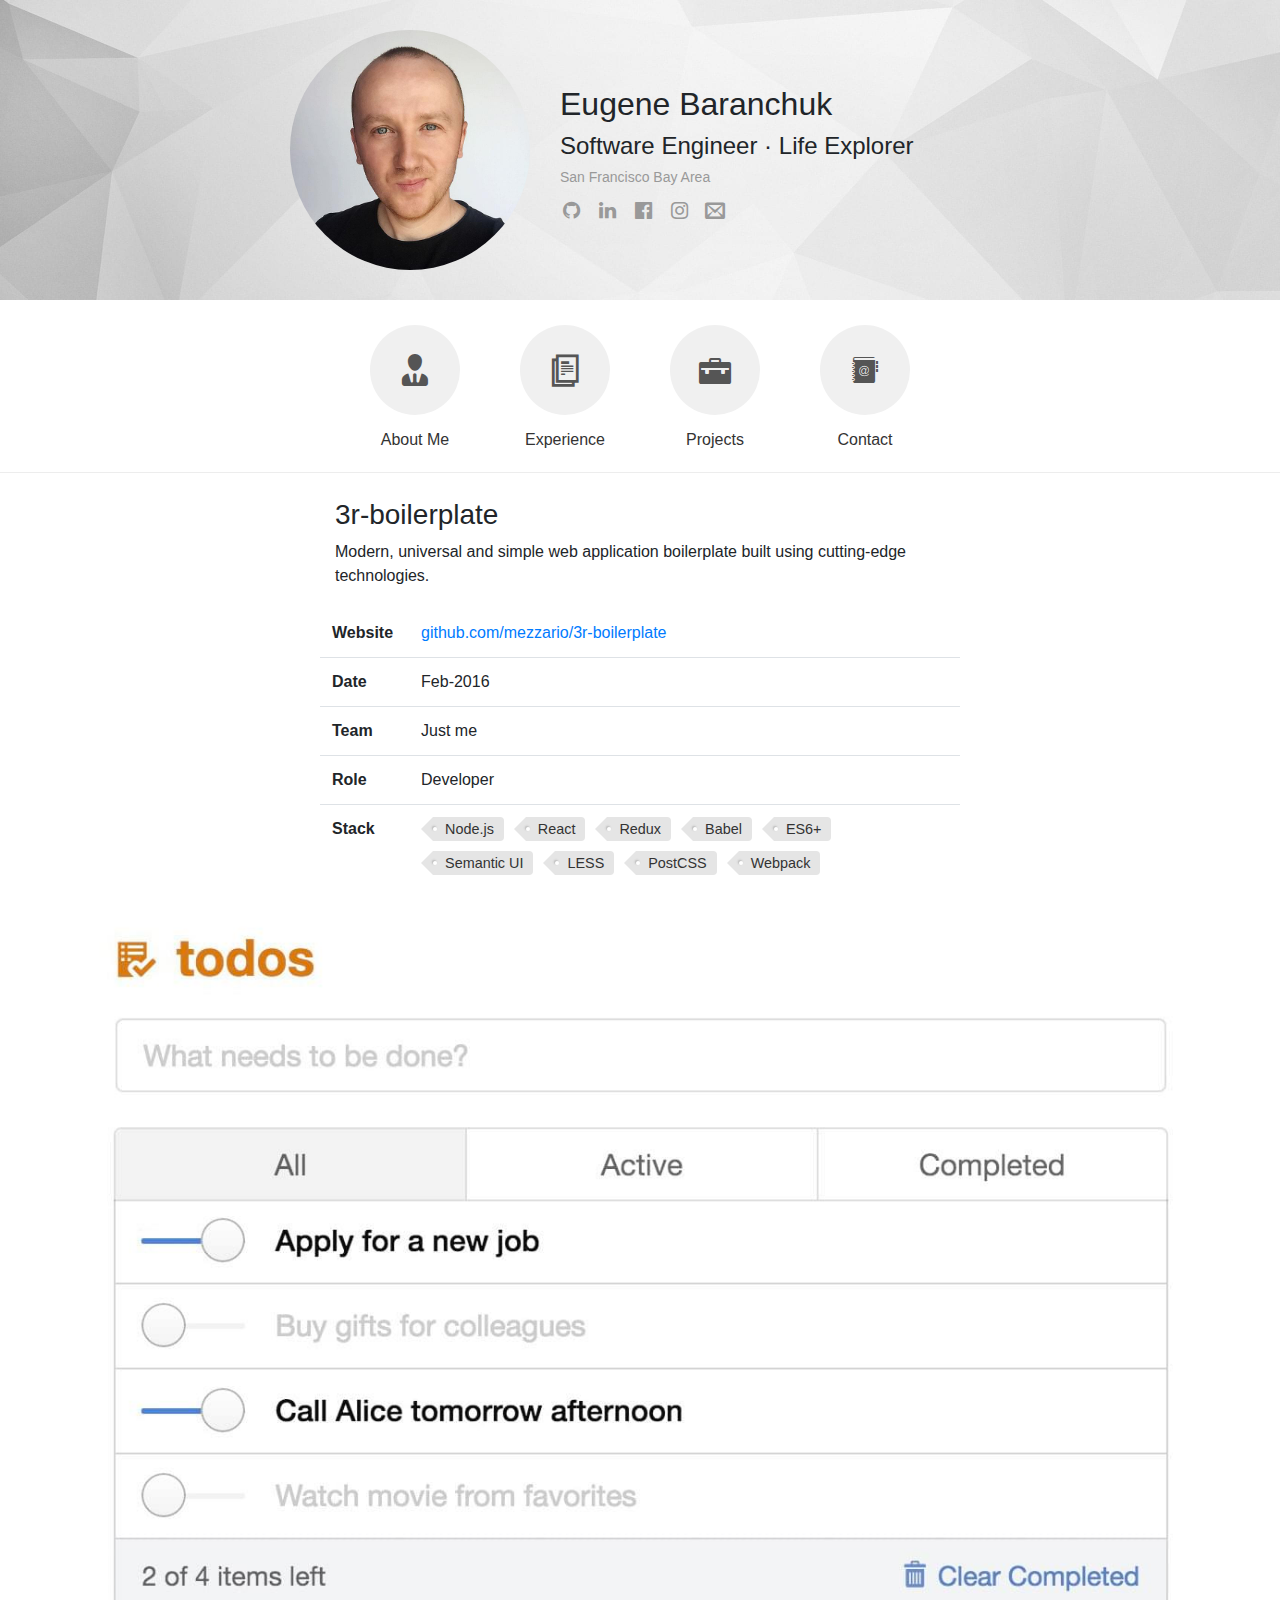
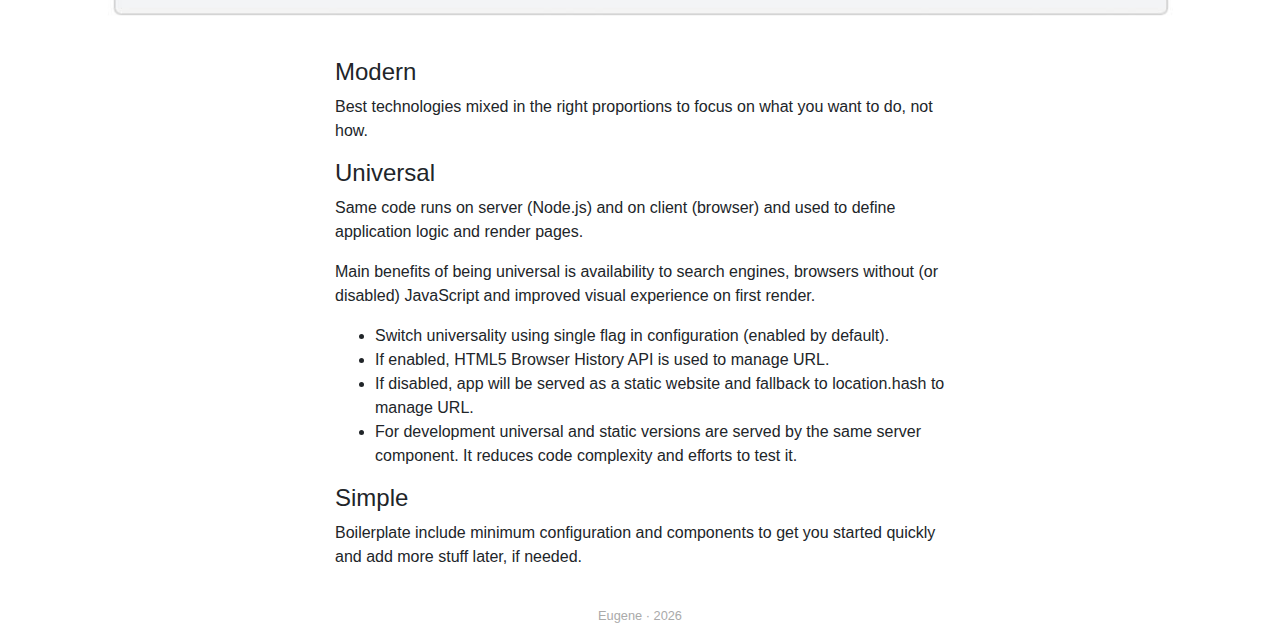
<file: projects/3r-boilerplate/index.html>
<!DOCTYPE html><html><head><title>Eugene Baranchuk</title><link rel="shortcut icon" type="image/x-icon" href="/static/favicon.ico"/><link href="https://stackpath.bootstrapcdn.com/bootstrap/4.3.1/css/bootstrap.min.css" rel="stylesheet"/><meta name="viewport" content="width=device-width,minimum-scale=1,initial-scale=1"/><meta charSet="utf-8"/><title class="jsx-772423659">3r-boilerplate · Eugene Baranchuk</title><meta name="next-head-count" content="3"/><link rel="preload" href="/_next/static/tJcpnTE7kAKUQHwhxAORI/pages/projects/3r-boilerplate.js" as="script"/><link rel="preload" href="/_next/static/tJcpnTE7kAKUQHwhxAORI/pages/_app.js" as="script"/><link rel="preload" href="/_next/static/runtime/webpack-035ac2b14bde147cb4a8.js" as="script"/><link rel="preload" href="/_next/static/chunks/commons.6bc41bc1257e116dc7d1.js" as="script"/><link rel="preload" href="/_next/static/runtime/main-ec1be9c640a81bd95307.js" as="script"/><style id="__jsx-3547211199">ul.jsx-3547211199{list-style:none;margin:0;padding:0;display:inline-block;}li.jsx-3547211199{float:left;}a.jsx-3547211199{display:block;cursor:pointer;background:transparent none no-repeat center center;background-size:100%;padding:6px 8px;border-radius:2px;-webkit-text-decoration:none;text-decoration:none;color:#999;-webkit-transition:all 0.2s ease-in-out;transition:all 0.2s ease-in-out;}a.jsx-3547211199:hover{color:#fff;}a.gthb.jsx-3547211199:hover{background-color:#181717;}a.lnkdn.jsx-3547211199:hover{background-color:#0077b5;}a.fcbk.jsx-3547211199:hover{background-color:#3b5998;}a.nstgrm.jsx-3547211199:hover{background-color:#e4405f;}a.email.jsx-3547211199:hover{background-color:#e75a4d;}i.jsx-3547211199{display:block;width:20px;height:20px;font-size:20px;line-height:20px;margin-right:0;text-align:center;}</style><style id="__jsx-3052700162">.root.jsx-3052700162{padding:30px 0;background:url(/_next/static/images/header-bg-9a9a67d8307252ca198e25975b633bf8.jpg) no-repeat center center;background-size:cover;}@media (max-width:767px){.root.jsx-3052700162{text-align:center;padding-bottom:20px;}}.main-photo-col.jsx-3052700162{text-align:right;line-height:0;}@media (max-width:767px){.main-photo-col.jsx-3052700162{margin-bottom:20px !important;}}.photo.jsx-3052700162{border-radius:50%;width:240px;height:240px;overflow:hidden;display:inline-block;}@media (max-width:767px){.photo.jsx-3052700162{display:block;margin:0 auto;}}.photo.jsx-3052700162 img.jsx-3052700162{display:block;width:100%;}.title.jsx-3052700162{margin:55px 0 0 0;}@media (max-width:767px){.title.jsx-3052700162{margin-top:0px;}}.sub-title.jsx-3052700162{font-weight:300;margin:7px 0 0 0;line-height:1.3em;}.sub-title.jsx-3052700162 a.jsx-3052700162{color:inherit;}.sub-title.jsx-3052700162 a.jsx-3052700162 em.jsx-3052700162{font-style:normal;}.sub-title.jsx-3052700162 a.jsx-3052700162:hover{-webkit-text-decoration:none;text-decoration:none;}.sub-title.jsx-3052700162 a.jsx-3052700162:hover em.jsx-3052700162{-webkit-text-decoration:underline;text-decoration:underline;}.sub-title.location.jsx-3052700162{color:#999;margin:6px 0 8px 0;font-size:14px;}.sub-title.location.jsx-3052700162 a.jsx-3052700162{color:#999;}.root.jsx-3052700162 .social-buttons{margin-left:-7px;}</style><style id="__jsx-772423659">.root.jsx-772423659{padding-top:15px;}.text-cont.jsx-772423659{max-width:640px;}.text-cont.jsx-772423659 h3.jsx-772423659{margin-top:10px;}.gallery-cont.jsx-772423659{margin-bottom:1rem;}.gallery-cont.jsx-772423659 .thumb.jsx-772423659{display:block;padding:4px;margin-bottom:1.42857143rem;line-height:1.42857143;background-color:#fff;border:1px solid #ddd;border-radius:.25806452rem;margin-left:auto;margin-right:auto;-webkit-text-decoration:none;text-decoration:none;-webkit-transition:all 0.225s ease-out;transition:all 0.225s ease-out;cursor:pointer;}.gallery-cont.jsx-772423659 .thumb.jsx-772423659:hover{border-color:#6a9df4;-webkit-transform:scale(1.03);-ms-transform:scale(1.03);transform:scale(1.03);}.gallery-cont.jsx-772423659 img.jsx-772423659{display:block;max-width:100%;height:auto;margin:0 auto;}.key-value.jsx-772423659{margin-top:5px;}.key-value.jsx-772423659 tr.jsx-772423659:first-child td.jsx-772423659{border-top-width:0;}.key-value.jsx-772423659 tr.jsx-772423659 td.jsx-772423659:first-child{font-weight:600;white-space:nowrap;padding-right:1em;}.tags.jsx-772423659{margin:0;padding:0;list-style:none;font-size:.9em;}.tags.jsx-772423659 li.jsx-772423659,.tags.jsx-772423659 a.jsx-772423659,.tags.jsx-772423659 span.jsx-772423659{float:left;line-height:24px;position:relative;font-weight:400;}.tags.jsx-772423659 li.jsx-772423659{margin:0 10px 10px 0;}.tags.jsx-772423659 li.jsx-772423659 a.jsx-772423659,.tags.jsx-772423659 li.jsx-772423659 span.jsx-772423659{margin-left:12px;padding:0 10px 0 12px;-webkit-text-decoration:none;text-decoration:none;border-bottom-right-radius:4px;border-top-right-radius:4px;}.tags.jsx-772423659 li.jsx-772423659 a.jsx-772423659:before,.tags.jsx-772423659 li.jsx-772423659 span.jsx-772423659:before{content:"";float:left;position:absolute;top:0;left:-12px;width:0;height:0;border-color:transparent;border-style:solid;border-width:12px 12px 12px 0;}.tags.jsx-772423659 li.jsx-772423659 a.jsx-772423659:after,.tags.jsx-772423659 li.jsx-772423659 span.jsx-772423659:after{content:"";position:absolute;top:10px;left:0;float:left;width:4px;height:4px;border-radius:2px;background:#fff;}.tags.jsx-772423659 li.jsx-772423659 span.jsx-772423659{cursor:default;}.tags.jsx-772423659 li.jsx-772423659 a.jsx-772423659,.tags.jsx-772423659 li.jsx-772423659 span.jsx-772423659{background:#e5e5e5;color:#333333;}.tags.jsx-772423659 li.jsx-772423659 a.jsx-772423659:before,.tags.jsx-772423659 li.jsx-772423659 span.jsx-772423659:before{border-right-color:#e5e5e5;}.tags.jsx-772423659 li.jsx-772423659 a.jsx-772423659:after,.tags.jsx-772423659 li.jsx-772423659 span.jsx-772423659:after{box-shadow:-1px -1px 2px #b2b2b2;}.tags.blue.jsx-772423659 li.jsx-772423659 a.jsx-772423659,.tags.blue.jsx-772423659 li.jsx-772423659 span.jsx-772423659{background:#dce9f4;color:#333333;}.tags.blue.jsx-772423659 li.jsx-772423659 a.jsx-772423659:before,.tags.blue.jsx-772423659 li.jsx-772423659 span.jsx-772423659:before{border-right-color:#dce9f4;}.tags.blue.jsx-772423659 li.jsx-772423659 a.jsx-772423659:after,.tags.blue.jsx-772423659 li.jsx-772423659 span.jsx-772423659:after{box-shadow:-1px -1px 2px #8fb8db;}</style><style id="__jsx-842610314">footer.jsx-842610314{position:relative;height:50px;}.holder.jsx-842610314{text-align:center;position:absolute;left:0;right:0;bottom:0;padding-bottom:.2em;}.block.jsx-842610314{display:inline-block;margin:0 1em;}.block.credit.jsx-842610314{color:#aaa;font-size:.8em;position:relative;top:-0.4em;}</style><style id="__jsx-414541194">.root.jsx-414541194{height:100%;padding:0 !important;}.root.jsx-414541194>footer{height:50px;}.content-wrapper.jsx-414541194{min-height:100%;margin-bottom:-50px;}.content-wrapper.jsx-414541194:after{content:"";display:block;height:50px;}nav.jsx-414541194{padding:5px 0 0 0;border-bottom:1px solid #ededed;text-align:center;}.menu-item.jsx-414541194{display:inline-block;margin:20px 30px;-webkit-text-decoration:none;text-decoration:none;}@media (max-width:991px){.menu-item.jsx-414541194{margin-bottom:20px;}}.menu-item.jsx-414541194:before{content:"";position:absolute;width:90px;height:90px;border-radius:90px;border:1px solid transparent;-webkit-transition:all 0.225s ease-in-out;transition:all 0.225s ease-in-out;-webkit-transition-timing-function:cubic-bezier(0.5,-0.7,0.67,0.7);transition-timing-function:cubic-bezier(0.5,-0.7,0.67,0.7);}.menu-item.jsx-414541194 i.jsx-414541194{display:inline-block;margin:0;font-size:32px;line-height:32px;padding:29px;border-radius:90px;background-color:#f0f0f0;color:#555;-webkit-transition:all 0.2s ease-in-out;transition:all 0.2s ease-in-out;}.menu-item.jsx-414541194 .title.jsx-414541194{-webkit-text-decoration:none;text-decoration:none;margin-top:13px;display:block;color:#333;}.menu-item.active.jsx-414541194:before,.menu-item.jsx-414541194:hover.jsx-414541194:before{-webkit-transform:scale(1.18);-ms-transform:scale(1.18);transform:scale(1.18);border-color:#78a6f5;-webkit-transition-timing-function:cubic-bezier(0.4,0.25,0.14,1.73);transition-timing-function:cubic-bezier(0.4,0.25,0.14,1.73);}.menu-item.active.jsx-414541194 i.jsx-414541194,.menu-item.jsx-414541194:hover i.jsx-414541194{background-color:#6a9df4;color:#fff;}.menu-item.active.jsx-414541194 .title.jsx-414541194,.menu-item.jsx-414541194:hover .title.jsx-414541194{color:#6091e4;}.menu-item.active.jsx-414541194{cursor:default;}.menu-item.active.jsx-414541194:before,.menu-item.active.jsx-414541194:hover.jsx-414541194:before{-webkit-transform:none;-ms-transform:none;transform:none;border-color:transparent;}.menu-item.active.jsx-414541194 i.jsx-414541194,.menu-item.active.jsx-414541194:hover i.jsx-414541194{background-color:#f0f0f0;color:#6a9df4;}.menu-item.active.jsx-414541194 .title.jsx-414541194,.menu-item.active.jsx-414541194:hover .title.jsx-414541194{color:#333;font-weight:bold;}</style></head><body><div id="__next"><div class="jsx-414541194 root"><div class="jsx-414541194 content-wrapper"><div class="jsx-3052700162 root"><div class="jsx-3052700162 container"><div class="jsx-3052700162 row"><div class="jsx-3052700162 main-photo-col col-12 col-sm-5 col-lg-5"><div class="jsx-3052700162 photo"><a title="Eugene Baranchuk photo" class="jsx-3052700162" href="/"><img src="/_next/static/images/main-ead09f00147dec76d7ae1a240860ecda.jpg" class="jsx-3052700162"/></a></div></div><div class="jsx-3052700162 col-12 col-sm-7 col-lg-7"><h2 class="jsx-3052700162 title">Eugene Baranchuk</h2><h4 class="jsx-3052700162 sub-title">Software Engineer · <a href="https://thriveglobal.com/stories/becoming-a-life-explorer/" target="_blank" class="jsx-3052700162"><em class="jsx-3052700162">Life Explorer</em></a></h4><div class="jsx-3052700162 sub-title location">San Francisco Bay Area</div><ul class="jsx-3547211199 social-buttons"><li class="jsx-3547211199"><a target="_blank" href="https://github.com/mezzario/" class="jsx-3547211199 gthb"><i class="jsx-3547211199 icon-gthb"></i></a></li><li class="jsx-3547211199"><a target="_blank" href="https://www.linkedin.com/in/vencedor/" class="jsx-3547211199 lnkdn"><i class="jsx-3547211199 icon-lnkdn"></i></a></li><li class="jsx-3547211199"><a target="_blank" href="https://www.facebook.com/vencedor/" class="jsx-3547211199 fcbk"><i class="jsx-3547211199 icon-fcbk"></i></a></li><li class="jsx-3547211199"><a target="_blank" href="https://www.instagram.com/minecroft/" class="jsx-3547211199 nstgrm"><i class="jsx-3547211199 icon-nstgrm"></i></a></li><li class="jsx-3547211199"><a target="_blank" href="mailto:vencedor@gmail.com" class="jsx-3547211199 email"><i class="jsx-3547211199 icon-email"></i></a></li></ul></div></div></div></div><div class="jsx-414541194 nav-and-content"><nav class="jsx-414541194"><a class="jsx-414541194 menu-item" href="/about/"><i class="jsx-414541194 icon-user"></i><span class="jsx-414541194 title">About Me</span></a><a class="jsx-414541194 menu-item" href="/experience/"><i class="jsx-414541194 icon-files"></i><span class="jsx-414541194 title">Experience</span></a><a class="jsx-414541194 menu-item" href="/projects/"><i class="jsx-414541194 icon-briefcase"></i><span class="jsx-414541194 title">Projects</span></a><a class="jsx-414541194 menu-item" href="/contact/"><i class="jsx-414541194 icon-addressbook"></i><span class="jsx-414541194 title">Contact</span></a></nav><main class="jsx-414541194"><section class="jsx-414541194"><div class="jsx-772423659 root"><div class="jsx-772423659 container text-cont"><div class="jsx-772423659 row"><div class="jsx-772423659 col-12"><h3 class="jsx-772423659">3r-boilerplate</h3><p class="jsx-772423659">Modern, universal and simple web application boilerplate built using cutting-edge technologies.</p></div></div><div class="jsx-772423659 row"><table class="jsx-772423659 key-value table"><tbody class="jsx-772423659"><tr class="jsx-772423659"><td class="jsx-772423659">Website</td><td class="jsx-772423659"><a href="https://github.com/mezzario/3r-boilerplate" target="_blank" class="jsx-772423659">github.com/mezzario/3r-boilerplate</a></td></tr><tr class="jsx-772423659"><td class="jsx-772423659">Date</td><td class="jsx-772423659">Feb-2016</td></tr><tr class="jsx-772423659"><td class="jsx-772423659">Team</td><td class="jsx-772423659">Just me</td></tr><tr class="jsx-772423659"><td class="jsx-772423659">Role</td><td class="jsx-772423659">Developer</td></tr><tr class="jsx-772423659"><td class="jsx-772423659">Stack</td><td class="jsx-772423659"><ul class="jsx-772423659 tags"><li class="jsx-772423659"><a href="https://github.com/nodejs/node" target="_blank" class="jsx-772423659">Node.js</a></li><li class="jsx-772423659"><a href="https://github.com/facebook/react" target="_blank" class="jsx-772423659">React</a></li><li class="jsx-772423659"><a href="https://github.com/reactjs/redux" target="_blank" class="jsx-772423659">Redux</a></li><li class="jsx-772423659"><a href="https://github.com/babel/babel" target="_blank" class="jsx-772423659">Babel</a></li><li class="jsx-772423659"><a href="https://en.wikipedia.org/wiki/ECMAScript#6th_Edition_-_ECMAScript_2015" target="_blank" class="jsx-772423659">ES6+</a></li><li class="jsx-772423659"><a href="https://github.com/Semantic-Org/Semantic-UI" target="_blank" class="jsx-772423659">Semantic UI</a></li><li class="jsx-772423659"><a href="https://github.com/less/less.js" target="_blank" class="jsx-772423659">LESS</a></li><li class="jsx-772423659"><a href="https://github.com/postcss/postcss" target="_blank" class="jsx-772423659">PostCSS</a></li><li class="jsx-772423659"><a href="https://github.com/webpack/webpack" target="_blank" class="jsx-772423659">Webpack</a></li></ul></td></tr></tbody></table></div></div><div class="jsx-772423659 container gallery-cont"><div class="jsx-772423659 row justify-content-center"><div class="jsx-772423659 col-sm"><img src="/_next/static/images/ss-23a8b86e325e2b580134677dc9914a8f.jpg" class="jsx-772423659"/></div></div></div><div class="jsx-772423659 container text-cont"><div class="jsx-772423659 row"><div class="jsx-772423659 col-12"><h4>Modern</h4><p>Best technologies mixed in the right proportions to focus on what you want to do, not how.</p><h4>Universal</h4><p>Same code runs on server (Node.js) and on client (browser) and used to define application logic and render pages.</p><p>Main benefits of being universal is availability to search engines, browsers without (or disabled) JavaScript and improved visual experience on first render.</p><ul><li>Switch universality using single flag in configuration (enabled by default).</li><li>If enabled, HTML5 Browser History API is used to manage URL.</li><li>If disabled, app will be served as a static website and fallback to location.hash to manage URL.</li><li>For development universal and static versions are served by the same server component. It reduces code complexity and efforts to test it.</li></ul><h4>Simple</h4><p>Boilerplate include minimum configuration and components to get you started quickly and add more stuff later, if needed.</p></div></div></div></div></section></main></div></div><footer class="jsx-842610314"><div class="jsx-842610314 holder"><div class="jsx-842610314 block credit">Eugene · <!-- -->2019</div></div></footer></div><style>

html,
body {
  -webkit-text-size-adjust: none;
  -moz-text-size-adjust: none;
  -ms-text-size-adjust: none;

  -webkit-tap-highlight-color: rgba(0, 0, 0, 0);
  -webkit-tap-highlight-color: transparent;
  -webkit-touch-callout: none;
}
html,
body,
#__next {
  height: 100%;
}

</style><style>

@font-face {
  font-family: &#x27;icomoon&#x27;;
  src: url(&#x27;/static/fonts/icomoon/icomoon.eot?ex12aa&#x27;);
  src: url(&#x27;/static/fonts/icomoon/icomoon.eot?ex12aa#iefix&#x27;) format(&#x27;embedded-opentype&#x27;),
    url(&#x27;/static/fonts/icomoon/icomoon.ttf?ex12aa&#x27;) format(&#x27;truetype&#x27;),
    url(&#x27;/static/fonts/icomoon/icomoon.woff?ex12aa&#x27;) format(&#x27;woff&#x27;),
    url(&#x27;/static/fonts/icomoon/icomoon.svg?ex12aa#icomoon&#x27;) format(&#x27;svg&#x27;);
  font-weight: normal;
  font-style: normal;
}
[class^=&quot;icon-&quot;],
[class*=&quot; icon-&quot;] {
  font-family: &#x27;icomoon&#x27; !important;
  speak: none;
  font-style: normal;
  font-weight: normal;
  font-variant: normal;
  text-transform: none;
  line-height: 1;
  margin-right: 0.25rem;
  -webkit-font-smoothing: antialiased;
  -moz-osx-font-smoothing: grayscale;
}
.icon-user:before {
  content: &quot;\e900&quot;;
}
.icon-addressbook:before {
  content: &quot;\e901&quot;;
}
.icon-twtr:before {
  content: &quot;\f099&quot;;
}
.icon-gthb:before {
  content: &quot;\f09b&quot;;
}
.icon-lnkdn:before {
  content: &quot;\f0e1&quot;;
}
.icon-angle-up:before {
  content: &quot;\f106&quot;;
}
.icon-angle-down:before {
  content: &quot;\f107&quot;;
}
.icon-nstgrm:before {
  content: &quot;\f16d&quot;;
}
.icon-skp:before {
  content: &quot;\f17e&quot;;
}
.icon-vk:before {
  content: &quot;\f189&quot;;
}
.icon-fcbk:before {
  content: &quot;\f230&quot;;
}
.icon-files:before {
  content: &quot;\e902&quot;;
}
.icon-email:before {
  content: &quot;\e945&quot;;
}
.icon-briefcase:before {
  content: &quot;\e9ae&quot;;
}

</style></div><script id="__NEXT_DATA__" type="application/json">{"dataManager":"[]","props":{"pageProps":{}},"page":"/projects/3r-boilerplate","query":{},"buildId":"tJcpnTE7kAKUQHwhxAORI","nextExport":true,"autoExport":true}</script><script async="" data-next-page="/projects/3r-boilerplate" src="/_next/static/tJcpnTE7kAKUQHwhxAORI/pages/projects/3r-boilerplate.js"></script><script async="" data-next-page="/_app" src="/_next/static/tJcpnTE7kAKUQHwhxAORI/pages/_app.js"></script><script src="/_next/static/runtime/webpack-035ac2b14bde147cb4a8.js" async=""></script><script src="/_next/static/chunks/commons.6bc41bc1257e116dc7d1.js" async=""></script><script src="/_next/static/runtime/main-ec1be9c640a81bd95307.js" async=""></script></body></html>
</file>
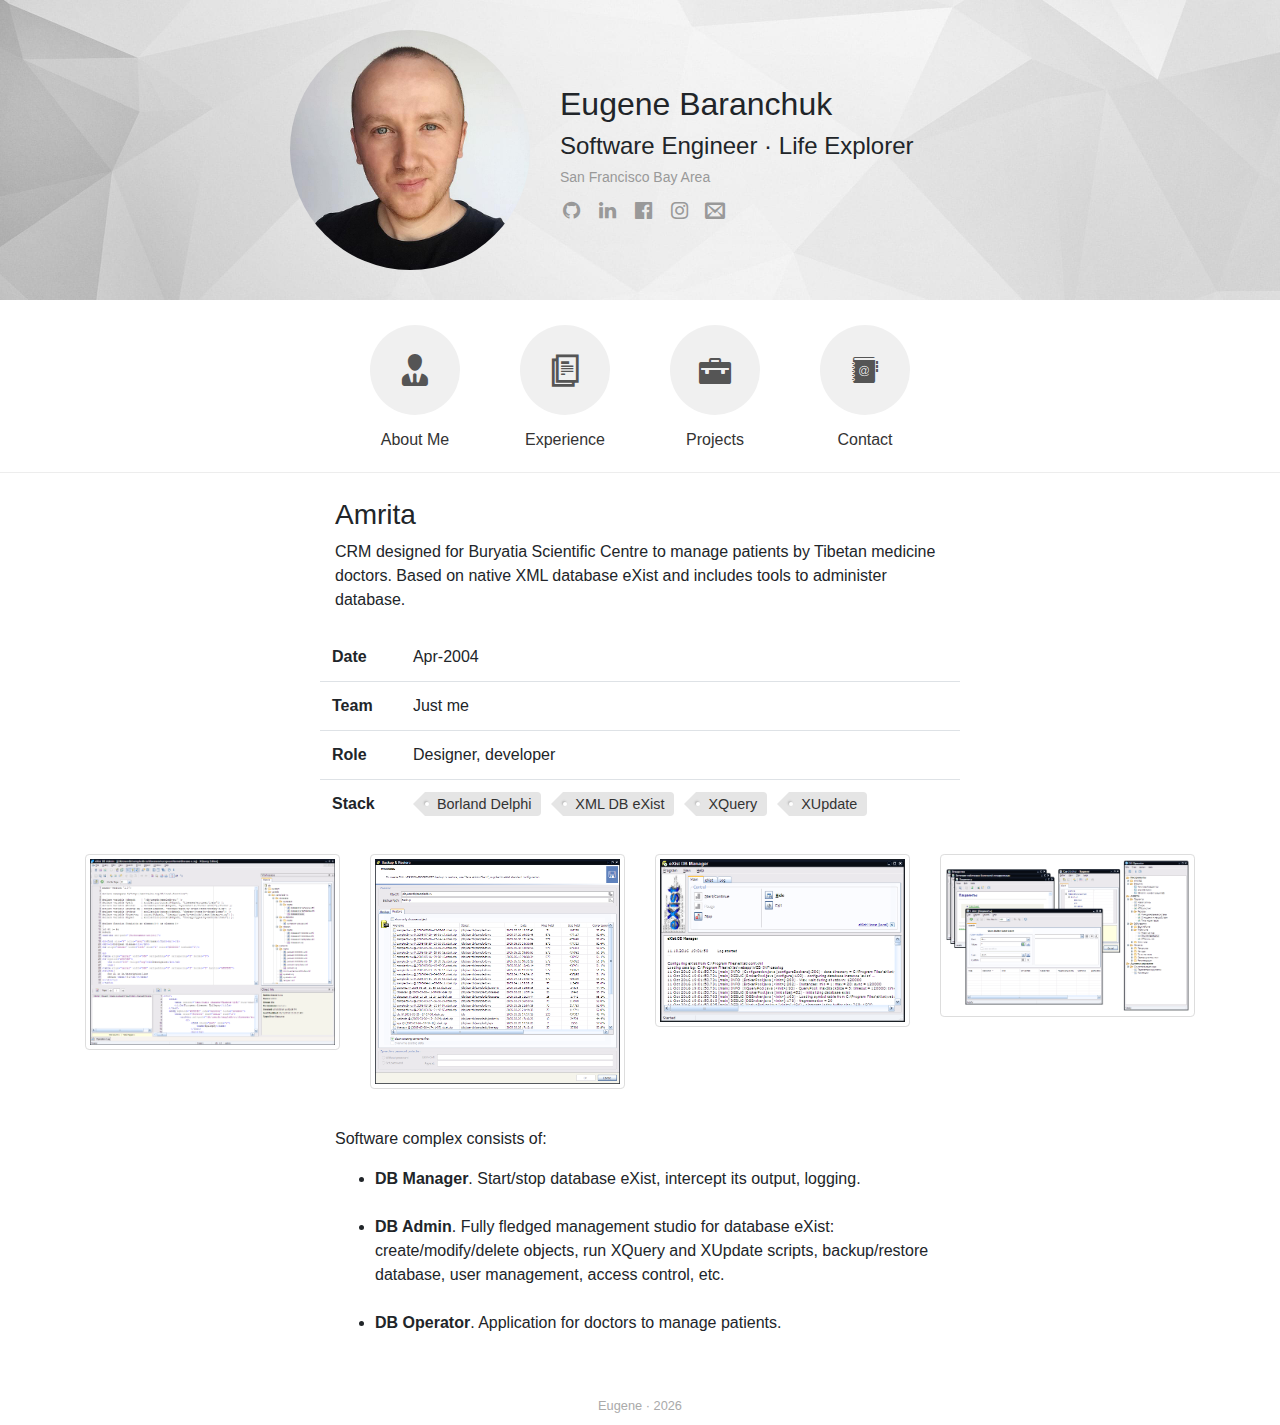
<file: projects/amrita/index.html>
<!DOCTYPE html><html><head><title>Eugene Baranchuk</title><link rel="shortcut icon" type="image/x-icon" href="/static/favicon.ico"/><link href="https://stackpath.bootstrapcdn.com/bootstrap/4.3.1/css/bootstrap.min.css" rel="stylesheet"/><meta name="viewport" content="width=device-width,minimum-scale=1,initial-scale=1"/><meta charSet="utf-8"/><title class="jsx-772423659">Amrita · Eugene Baranchuk</title><meta name="next-head-count" content="3"/><link rel="preload" href="/_next/static/tJcpnTE7kAKUQHwhxAORI/pages/projects/amrita.js" as="script"/><link rel="preload" href="/_next/static/tJcpnTE7kAKUQHwhxAORI/pages/_app.js" as="script"/><link rel="preload" href="/_next/static/runtime/webpack-035ac2b14bde147cb4a8.js" as="script"/><link rel="preload" href="/_next/static/chunks/commons.6bc41bc1257e116dc7d1.js" as="script"/><link rel="preload" href="/_next/static/runtime/main-ec1be9c640a81bd95307.js" as="script"/><style id="__jsx-3547211199">ul.jsx-3547211199{list-style:none;margin:0;padding:0;display:inline-block;}li.jsx-3547211199{float:left;}a.jsx-3547211199{display:block;cursor:pointer;background:transparent none no-repeat center center;background-size:100%;padding:6px 8px;border-radius:2px;-webkit-text-decoration:none;text-decoration:none;color:#999;-webkit-transition:all 0.2s ease-in-out;transition:all 0.2s ease-in-out;}a.jsx-3547211199:hover{color:#fff;}a.gthb.jsx-3547211199:hover{background-color:#181717;}a.lnkdn.jsx-3547211199:hover{background-color:#0077b5;}a.fcbk.jsx-3547211199:hover{background-color:#3b5998;}a.nstgrm.jsx-3547211199:hover{background-color:#e4405f;}a.email.jsx-3547211199:hover{background-color:#e75a4d;}i.jsx-3547211199{display:block;width:20px;height:20px;font-size:20px;line-height:20px;margin-right:0;text-align:center;}</style><style id="__jsx-3052700162">.root.jsx-3052700162{padding:30px 0;background:url(/_next/static/images/header-bg-9a9a67d8307252ca198e25975b633bf8.jpg) no-repeat center center;background-size:cover;}@media (max-width:767px){.root.jsx-3052700162{text-align:center;padding-bottom:20px;}}.main-photo-col.jsx-3052700162{text-align:right;line-height:0;}@media (max-width:767px){.main-photo-col.jsx-3052700162{margin-bottom:20px !important;}}.photo.jsx-3052700162{border-radius:50%;width:240px;height:240px;overflow:hidden;display:inline-block;}@media (max-width:767px){.photo.jsx-3052700162{display:block;margin:0 auto;}}.photo.jsx-3052700162 img.jsx-3052700162{display:block;width:100%;}.title.jsx-3052700162{margin:55px 0 0 0;}@media (max-width:767px){.title.jsx-3052700162{margin-top:0px;}}.sub-title.jsx-3052700162{font-weight:300;margin:7px 0 0 0;line-height:1.3em;}.sub-title.jsx-3052700162 a.jsx-3052700162{color:inherit;}.sub-title.jsx-3052700162 a.jsx-3052700162 em.jsx-3052700162{font-style:normal;}.sub-title.jsx-3052700162 a.jsx-3052700162:hover{-webkit-text-decoration:none;text-decoration:none;}.sub-title.jsx-3052700162 a.jsx-3052700162:hover em.jsx-3052700162{-webkit-text-decoration:underline;text-decoration:underline;}.sub-title.location.jsx-3052700162{color:#999;margin:6px 0 8px 0;font-size:14px;}.sub-title.location.jsx-3052700162 a.jsx-3052700162{color:#999;}.root.jsx-3052700162 .social-buttons{margin-left:-7px;}</style><style id="__jsx-772423659">.root.jsx-772423659{padding-top:15px;}.text-cont.jsx-772423659{max-width:640px;}.text-cont.jsx-772423659 h3.jsx-772423659{margin-top:10px;}.gallery-cont.jsx-772423659{margin-bottom:1rem;}.gallery-cont.jsx-772423659 .thumb.jsx-772423659{display:block;padding:4px;margin-bottom:1.42857143rem;line-height:1.42857143;background-color:#fff;border:1px solid #ddd;border-radius:.25806452rem;margin-left:auto;margin-right:auto;-webkit-text-decoration:none;text-decoration:none;-webkit-transition:all 0.225s ease-out;transition:all 0.225s ease-out;cursor:pointer;}.gallery-cont.jsx-772423659 .thumb.jsx-772423659:hover{border-color:#6a9df4;-webkit-transform:scale(1.03);-ms-transform:scale(1.03);transform:scale(1.03);}.gallery-cont.jsx-772423659 img.jsx-772423659{display:block;max-width:100%;height:auto;margin:0 auto;}.key-value.jsx-772423659{margin-top:5px;}.key-value.jsx-772423659 tr.jsx-772423659:first-child td.jsx-772423659{border-top-width:0;}.key-value.jsx-772423659 tr.jsx-772423659 td.jsx-772423659:first-child{font-weight:600;white-space:nowrap;padding-right:1em;}.tags.jsx-772423659{margin:0;padding:0;list-style:none;font-size:.9em;}.tags.jsx-772423659 li.jsx-772423659,.tags.jsx-772423659 a.jsx-772423659,.tags.jsx-772423659 span.jsx-772423659{float:left;line-height:24px;position:relative;font-weight:400;}.tags.jsx-772423659 li.jsx-772423659{margin:0 10px 10px 0;}.tags.jsx-772423659 li.jsx-772423659 a.jsx-772423659,.tags.jsx-772423659 li.jsx-772423659 span.jsx-772423659{margin-left:12px;padding:0 10px 0 12px;-webkit-text-decoration:none;text-decoration:none;border-bottom-right-radius:4px;border-top-right-radius:4px;}.tags.jsx-772423659 li.jsx-772423659 a.jsx-772423659:before,.tags.jsx-772423659 li.jsx-772423659 span.jsx-772423659:before{content:"";float:left;position:absolute;top:0;left:-12px;width:0;height:0;border-color:transparent;border-style:solid;border-width:12px 12px 12px 0;}.tags.jsx-772423659 li.jsx-772423659 a.jsx-772423659:after,.tags.jsx-772423659 li.jsx-772423659 span.jsx-772423659:after{content:"";position:absolute;top:10px;left:0;float:left;width:4px;height:4px;border-radius:2px;background:#fff;}.tags.jsx-772423659 li.jsx-772423659 span.jsx-772423659{cursor:default;}.tags.jsx-772423659 li.jsx-772423659 a.jsx-772423659,.tags.jsx-772423659 li.jsx-772423659 span.jsx-772423659{background:#e5e5e5;color:#333333;}.tags.jsx-772423659 li.jsx-772423659 a.jsx-772423659:before,.tags.jsx-772423659 li.jsx-772423659 span.jsx-772423659:before{border-right-color:#e5e5e5;}.tags.jsx-772423659 li.jsx-772423659 a.jsx-772423659:after,.tags.jsx-772423659 li.jsx-772423659 span.jsx-772423659:after{box-shadow:-1px -1px 2px #b2b2b2;}.tags.blue.jsx-772423659 li.jsx-772423659 a.jsx-772423659,.tags.blue.jsx-772423659 li.jsx-772423659 span.jsx-772423659{background:#dce9f4;color:#333333;}.tags.blue.jsx-772423659 li.jsx-772423659 a.jsx-772423659:before,.tags.blue.jsx-772423659 li.jsx-772423659 span.jsx-772423659:before{border-right-color:#dce9f4;}.tags.blue.jsx-772423659 li.jsx-772423659 a.jsx-772423659:after,.tags.blue.jsx-772423659 li.jsx-772423659 span.jsx-772423659:after{box-shadow:-1px -1px 2px #8fb8db;}</style><style id="__jsx-842610314">footer.jsx-842610314{position:relative;height:50px;}.holder.jsx-842610314{text-align:center;position:absolute;left:0;right:0;bottom:0;padding-bottom:.2em;}.block.jsx-842610314{display:inline-block;margin:0 1em;}.block.credit.jsx-842610314{color:#aaa;font-size:.8em;position:relative;top:-0.4em;}</style><style id="__jsx-414541194">.root.jsx-414541194{height:100%;padding:0 !important;}.root.jsx-414541194>footer{height:50px;}.content-wrapper.jsx-414541194{min-height:100%;margin-bottom:-50px;}.content-wrapper.jsx-414541194:after{content:"";display:block;height:50px;}nav.jsx-414541194{padding:5px 0 0 0;border-bottom:1px solid #ededed;text-align:center;}.menu-item.jsx-414541194{display:inline-block;margin:20px 30px;-webkit-text-decoration:none;text-decoration:none;}@media (max-width:991px){.menu-item.jsx-414541194{margin-bottom:20px;}}.menu-item.jsx-414541194:before{content:"";position:absolute;width:90px;height:90px;border-radius:90px;border:1px solid transparent;-webkit-transition:all 0.225s ease-in-out;transition:all 0.225s ease-in-out;-webkit-transition-timing-function:cubic-bezier(0.5,-0.7,0.67,0.7);transition-timing-function:cubic-bezier(0.5,-0.7,0.67,0.7);}.menu-item.jsx-414541194 i.jsx-414541194{display:inline-block;margin:0;font-size:32px;line-height:32px;padding:29px;border-radius:90px;background-color:#f0f0f0;color:#555;-webkit-transition:all 0.2s ease-in-out;transition:all 0.2s ease-in-out;}.menu-item.jsx-414541194 .title.jsx-414541194{-webkit-text-decoration:none;text-decoration:none;margin-top:13px;display:block;color:#333;}.menu-item.active.jsx-414541194:before,.menu-item.jsx-414541194:hover.jsx-414541194:before{-webkit-transform:scale(1.18);-ms-transform:scale(1.18);transform:scale(1.18);border-color:#78a6f5;-webkit-transition-timing-function:cubic-bezier(0.4,0.25,0.14,1.73);transition-timing-function:cubic-bezier(0.4,0.25,0.14,1.73);}.menu-item.active.jsx-414541194 i.jsx-414541194,.menu-item.jsx-414541194:hover i.jsx-414541194{background-color:#6a9df4;color:#fff;}.menu-item.active.jsx-414541194 .title.jsx-414541194,.menu-item.jsx-414541194:hover .title.jsx-414541194{color:#6091e4;}.menu-item.active.jsx-414541194{cursor:default;}.menu-item.active.jsx-414541194:before,.menu-item.active.jsx-414541194:hover.jsx-414541194:before{-webkit-transform:none;-ms-transform:none;transform:none;border-color:transparent;}.menu-item.active.jsx-414541194 i.jsx-414541194,.menu-item.active.jsx-414541194:hover i.jsx-414541194{background-color:#f0f0f0;color:#6a9df4;}.menu-item.active.jsx-414541194 .title.jsx-414541194,.menu-item.active.jsx-414541194:hover .title.jsx-414541194{color:#333;font-weight:bold;}</style></head><body><div id="__next"><div class="jsx-414541194 root"><div class="jsx-414541194 content-wrapper"><div class="jsx-3052700162 root"><div class="jsx-3052700162 container"><div class="jsx-3052700162 row"><div class="jsx-3052700162 main-photo-col col-12 col-sm-5 col-lg-5"><div class="jsx-3052700162 photo"><a title="Eugene Baranchuk photo" class="jsx-3052700162" href="/"><img src="/_next/static/images/main-ead09f00147dec76d7ae1a240860ecda.jpg" class="jsx-3052700162"/></a></div></div><div class="jsx-3052700162 col-12 col-sm-7 col-lg-7"><h2 class="jsx-3052700162 title">Eugene Baranchuk</h2><h4 class="jsx-3052700162 sub-title">Software Engineer · <a href="https://thriveglobal.com/stories/becoming-a-life-explorer/" target="_blank" class="jsx-3052700162"><em class="jsx-3052700162">Life Explorer</em></a></h4><div class="jsx-3052700162 sub-title location">San Francisco Bay Area</div><ul class="jsx-3547211199 social-buttons"><li class="jsx-3547211199"><a target="_blank" href="https://github.com/mezzario/" class="jsx-3547211199 gthb"><i class="jsx-3547211199 icon-gthb"></i></a></li><li class="jsx-3547211199"><a target="_blank" href="https://www.linkedin.com/in/vencedor/" class="jsx-3547211199 lnkdn"><i class="jsx-3547211199 icon-lnkdn"></i></a></li><li class="jsx-3547211199"><a target="_blank" href="https://www.facebook.com/vencedor/" class="jsx-3547211199 fcbk"><i class="jsx-3547211199 icon-fcbk"></i></a></li><li class="jsx-3547211199"><a target="_blank" href="https://www.instagram.com/minecroft/" class="jsx-3547211199 nstgrm"><i class="jsx-3547211199 icon-nstgrm"></i></a></li><li class="jsx-3547211199"><a target="_blank" href="mailto:vencedor@gmail.com" class="jsx-3547211199 email"><i class="jsx-3547211199 icon-email"></i></a></li></ul></div></div></div></div><div class="jsx-414541194 nav-and-content"><nav class="jsx-414541194"><a class="jsx-414541194 menu-item" href="/about/"><i class="jsx-414541194 icon-user"></i><span class="jsx-414541194 title">About Me</span></a><a class="jsx-414541194 menu-item" href="/experience/"><i class="jsx-414541194 icon-files"></i><span class="jsx-414541194 title">Experience</span></a><a class="jsx-414541194 menu-item" href="/projects/"><i class="jsx-414541194 icon-briefcase"></i><span class="jsx-414541194 title">Projects</span></a><a class="jsx-414541194 menu-item" href="/contact/"><i class="jsx-414541194 icon-addressbook"></i><span class="jsx-414541194 title">Contact</span></a></nav><main class="jsx-414541194"><section class="jsx-414541194"><div class="jsx-772423659 root"><div class="jsx-772423659 container text-cont"><div class="jsx-772423659 row"><div class="jsx-772423659 col-12"><h3 class="jsx-772423659">Amrita</h3><p class="jsx-772423659">CRM designed for Buryatia Scientific Centre to manage patients by Tibetan medicine doctors. Based on native XML database eXist and includes tools to administer database.</p></div></div><div class="jsx-772423659 row"><table class="jsx-772423659 key-value table"><tbody class="jsx-772423659"><tr class="jsx-772423659"><td class="jsx-772423659">Date</td><td class="jsx-772423659">Apr-2004</td></tr><tr class="jsx-772423659"><td class="jsx-772423659">Team</td><td class="jsx-772423659">Just me</td></tr><tr class="jsx-772423659"><td class="jsx-772423659">Role</td><td class="jsx-772423659">Designer, developer</td></tr><tr class="jsx-772423659"><td class="jsx-772423659">Stack</td><td class="jsx-772423659"><ul class="jsx-772423659 tags"><li class="jsx-772423659"><a href="https://en.wikipedia.org/wiki/Delphi_(programming_language)" target="_blank" class="jsx-772423659">Borland Delphi</a></li><li class="jsx-772423659"><a href="https://en.wikipedia.org/wiki/EXist" target="_blank" class="jsx-772423659">XML DB eXist</a></li><li class="jsx-772423659"><a href="https://en.wikipedia.org/wiki/XQuery" target="_blank" class="jsx-772423659">XQuery</a></li><li class="jsx-772423659"><a href="https://en.wikipedia.org/wiki/XUpdate" target="_blank" class="jsx-772423659">XUpdate</a></li></ul></td></tr></tbody></table></div></div><div class="jsx-772423659 container gallery-cont"><div class="jsx-772423659 row justify-content-center"><div class="jsx-772423659 col-sm"><div class="jsx-772423659 thumb"><img src="/_next/static/images/ss-dbadmin-56ddc603afdf93f78d4b2d0ccf0ab601.png" class="jsx-772423659"/></div></div><div class="jsx-772423659 col-sm"><div class="jsx-772423659 thumb"><img src="/_next/static/images/ss-backuprestore-9ebf5e6c2993ae382d34aeab2ef7df9c.png" class="jsx-772423659"/></div></div><div class="jsx-772423659 col-sm"><div class="jsx-772423659 thumb"><img src="/_next/static/images/ss-dbmanager-a6e7597feb1d48e5b43b49bbc0dd6cc9.png" class="jsx-772423659"/></div></div><div class="jsx-772423659 col-sm"><div class="jsx-772423659 thumb"><img src="/_next/static/images/ss-dboperator-808532295adb68743d7432bc3277741d.png" class="jsx-772423659"/></div></div></div></div><div class="jsx-772423659 container text-cont"><div class="jsx-772423659 row"><div class="jsx-772423659 col-12"><p>Software complex consists of:</p><ul><li><b>DB Manager</b>. Start/stop database eXist, intercept its output, logging.<br/><br/></li><li><b>DB Admin</b>. Fully fledged management studio for database eXist: create/modify/delete objects, run XQuery and XUpdate scripts, backup/restore database, user management, access control, etc.<br/><br/></li><li><b>DB Operator</b>. Application for doctors to manage patients.<br/><br/></li></ul></div></div></div></div></section></main></div></div><footer class="jsx-842610314"><div class="jsx-842610314 holder"><div class="jsx-842610314 block credit">Eugene · <!-- -->2019</div></div></footer></div><style>

html,
body {
  -webkit-text-size-adjust: none;
  -moz-text-size-adjust: none;
  -ms-text-size-adjust: none;

  -webkit-tap-highlight-color: rgba(0, 0, 0, 0);
  -webkit-tap-highlight-color: transparent;
  -webkit-touch-callout: none;
}
html,
body,
#__next {
  height: 100%;
}

</style><style>

@font-face {
  font-family: &#x27;icomoon&#x27;;
  src: url(&#x27;/static/fonts/icomoon/icomoon.eot?ex12aa&#x27;);
  src: url(&#x27;/static/fonts/icomoon/icomoon.eot?ex12aa#iefix&#x27;) format(&#x27;embedded-opentype&#x27;),
    url(&#x27;/static/fonts/icomoon/icomoon.ttf?ex12aa&#x27;) format(&#x27;truetype&#x27;),
    url(&#x27;/static/fonts/icomoon/icomoon.woff?ex12aa&#x27;) format(&#x27;woff&#x27;),
    url(&#x27;/static/fonts/icomoon/icomoon.svg?ex12aa#icomoon&#x27;) format(&#x27;svg&#x27;);
  font-weight: normal;
  font-style: normal;
}
[class^=&quot;icon-&quot;],
[class*=&quot; icon-&quot;] {
  font-family: &#x27;icomoon&#x27; !important;
  speak: none;
  font-style: normal;
  font-weight: normal;
  font-variant: normal;
  text-transform: none;
  line-height: 1;
  margin-right: 0.25rem;
  -webkit-font-smoothing: antialiased;
  -moz-osx-font-smoothing: grayscale;
}
.icon-user:before {
  content: &quot;\e900&quot;;
}
.icon-addressbook:before {
  content: &quot;\e901&quot;;
}
.icon-twtr:before {
  content: &quot;\f099&quot;;
}
.icon-gthb:before {
  content: &quot;\f09b&quot;;
}
.icon-lnkdn:before {
  content: &quot;\f0e1&quot;;
}
.icon-angle-up:before {
  content: &quot;\f106&quot;;
}
.icon-angle-down:before {
  content: &quot;\f107&quot;;
}
.icon-nstgrm:before {
  content: &quot;\f16d&quot;;
}
.icon-skp:before {
  content: &quot;\f17e&quot;;
}
.icon-vk:before {
  content: &quot;\f189&quot;;
}
.icon-fcbk:before {
  content: &quot;\f230&quot;;
}
.icon-files:before {
  content: &quot;\e902&quot;;
}
.icon-email:before {
  content: &quot;\e945&quot;;
}
.icon-briefcase:before {
  content: &quot;\e9ae&quot;;
}

</style></div><script id="__NEXT_DATA__" type="application/json">{"dataManager":"[]","props":{"pageProps":{}},"page":"/projects/amrita","query":{},"buildId":"tJcpnTE7kAKUQHwhxAORI","nextExport":true,"autoExport":true}</script><script async="" data-next-page="/projects/amrita" src="/_next/static/tJcpnTE7kAKUQHwhxAORI/pages/projects/amrita.js"></script><script async="" data-next-page="/_app" src="/_next/static/tJcpnTE7kAKUQHwhxAORI/pages/_app.js"></script><script src="/_next/static/runtime/webpack-035ac2b14bde147cb4a8.js" async=""></script><script src="/_next/static/chunks/commons.6bc41bc1257e116dc7d1.js" async=""></script><script src="/_next/static/runtime/main-ec1be9c640a81bd95307.js" async=""></script></body></html>
</file>
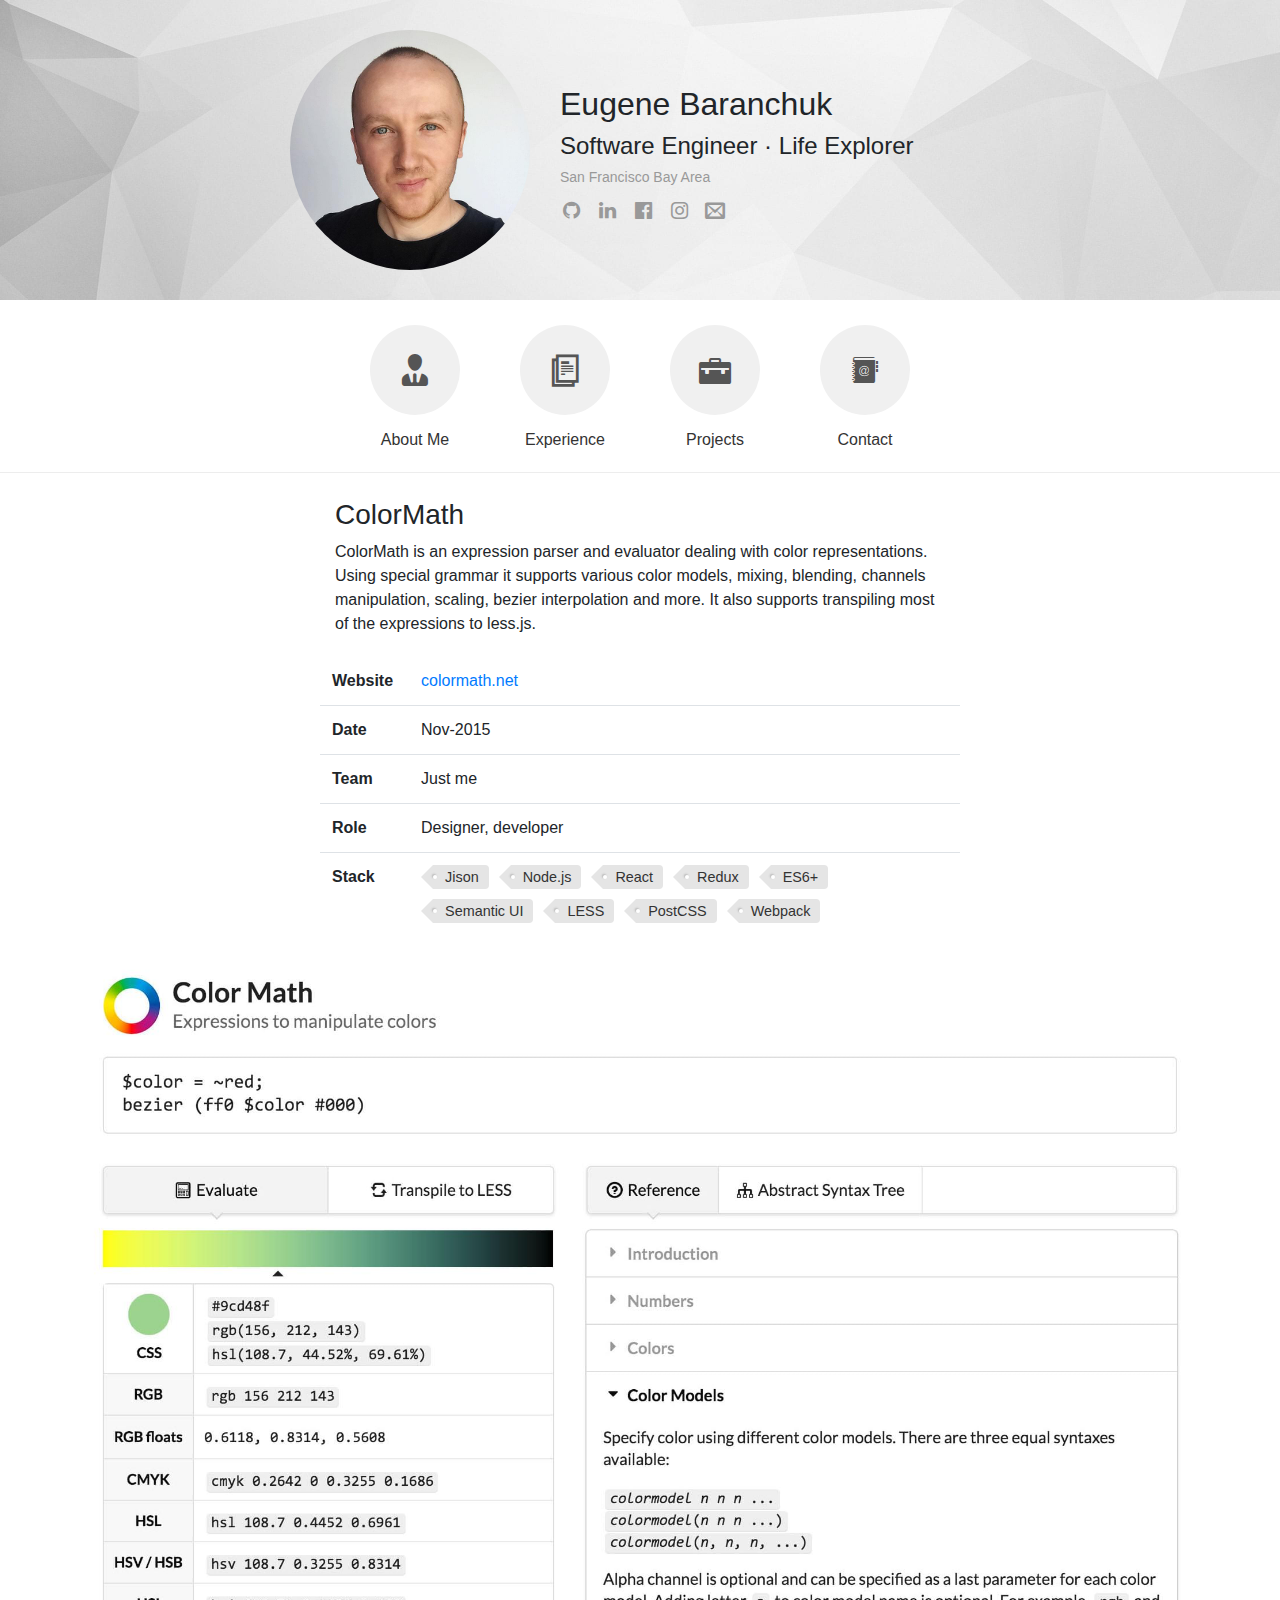
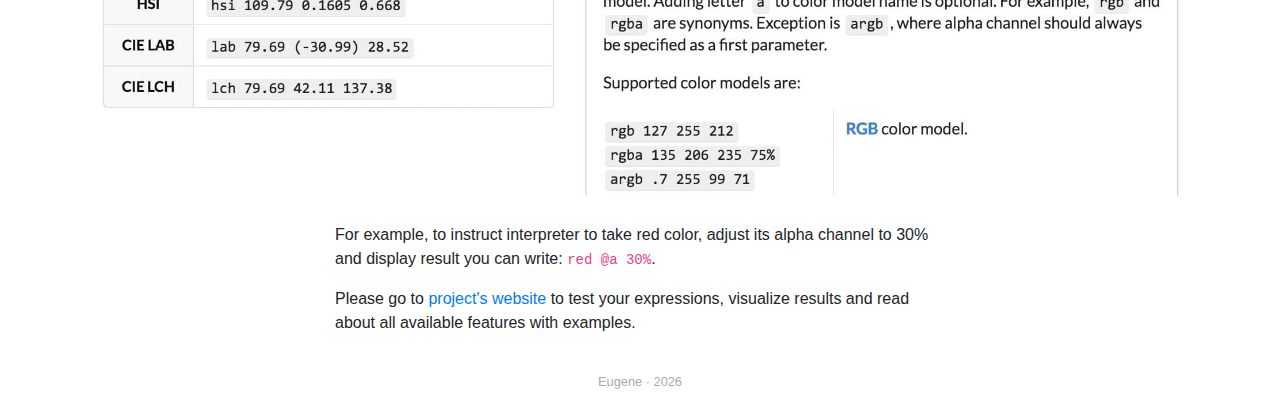
<file: projects/color-math/index.html>
<!DOCTYPE html><html><head><title>Eugene Baranchuk</title><link rel="shortcut icon" type="image/x-icon" href="/static/favicon.ico"/><link href="https://stackpath.bootstrapcdn.com/bootstrap/4.3.1/css/bootstrap.min.css" rel="stylesheet"/><meta name="viewport" content="width=device-width,minimum-scale=1,initial-scale=1"/><meta charSet="utf-8"/><title class="jsx-772423659">ColorMath · Eugene Baranchuk</title><meta name="next-head-count" content="3"/><link rel="preload" href="/_next/static/tJcpnTE7kAKUQHwhxAORI/pages/projects/color-math.js" as="script"/><link rel="preload" href="/_next/static/tJcpnTE7kAKUQHwhxAORI/pages/_app.js" as="script"/><link rel="preload" href="/_next/static/runtime/webpack-035ac2b14bde147cb4a8.js" as="script"/><link rel="preload" href="/_next/static/chunks/commons.6bc41bc1257e116dc7d1.js" as="script"/><link rel="preload" href="/_next/static/runtime/main-ec1be9c640a81bd95307.js" as="script"/><style id="__jsx-3547211199">ul.jsx-3547211199{list-style:none;margin:0;padding:0;display:inline-block;}li.jsx-3547211199{float:left;}a.jsx-3547211199{display:block;cursor:pointer;background:transparent none no-repeat center center;background-size:100%;padding:6px 8px;border-radius:2px;-webkit-text-decoration:none;text-decoration:none;color:#999;-webkit-transition:all 0.2s ease-in-out;transition:all 0.2s ease-in-out;}a.jsx-3547211199:hover{color:#fff;}a.gthb.jsx-3547211199:hover{background-color:#181717;}a.lnkdn.jsx-3547211199:hover{background-color:#0077b5;}a.fcbk.jsx-3547211199:hover{background-color:#3b5998;}a.nstgrm.jsx-3547211199:hover{background-color:#e4405f;}a.email.jsx-3547211199:hover{background-color:#e75a4d;}i.jsx-3547211199{display:block;width:20px;height:20px;font-size:20px;line-height:20px;margin-right:0;text-align:center;}</style><style id="__jsx-3052700162">.root.jsx-3052700162{padding:30px 0;background:url(/_next/static/images/header-bg-9a9a67d8307252ca198e25975b633bf8.jpg) no-repeat center center;background-size:cover;}@media (max-width:767px){.root.jsx-3052700162{text-align:center;padding-bottom:20px;}}.main-photo-col.jsx-3052700162{text-align:right;line-height:0;}@media (max-width:767px){.main-photo-col.jsx-3052700162{margin-bottom:20px !important;}}.photo.jsx-3052700162{border-radius:50%;width:240px;height:240px;overflow:hidden;display:inline-block;}@media (max-width:767px){.photo.jsx-3052700162{display:block;margin:0 auto;}}.photo.jsx-3052700162 img.jsx-3052700162{display:block;width:100%;}.title.jsx-3052700162{margin:55px 0 0 0;}@media (max-width:767px){.title.jsx-3052700162{margin-top:0px;}}.sub-title.jsx-3052700162{font-weight:300;margin:7px 0 0 0;line-height:1.3em;}.sub-title.jsx-3052700162 a.jsx-3052700162{color:inherit;}.sub-title.jsx-3052700162 a.jsx-3052700162 em.jsx-3052700162{font-style:normal;}.sub-title.jsx-3052700162 a.jsx-3052700162:hover{-webkit-text-decoration:none;text-decoration:none;}.sub-title.jsx-3052700162 a.jsx-3052700162:hover em.jsx-3052700162{-webkit-text-decoration:underline;text-decoration:underline;}.sub-title.location.jsx-3052700162{color:#999;margin:6px 0 8px 0;font-size:14px;}.sub-title.location.jsx-3052700162 a.jsx-3052700162{color:#999;}.root.jsx-3052700162 .social-buttons{margin-left:-7px;}</style><style id="__jsx-772423659">.root.jsx-772423659{padding-top:15px;}.text-cont.jsx-772423659{max-width:640px;}.text-cont.jsx-772423659 h3.jsx-772423659{margin-top:10px;}.gallery-cont.jsx-772423659{margin-bottom:1rem;}.gallery-cont.jsx-772423659 .thumb.jsx-772423659{display:block;padding:4px;margin-bottom:1.42857143rem;line-height:1.42857143;background-color:#fff;border:1px solid #ddd;border-radius:.25806452rem;margin-left:auto;margin-right:auto;-webkit-text-decoration:none;text-decoration:none;-webkit-transition:all 0.225s ease-out;transition:all 0.225s ease-out;cursor:pointer;}.gallery-cont.jsx-772423659 .thumb.jsx-772423659:hover{border-color:#6a9df4;-webkit-transform:scale(1.03);-ms-transform:scale(1.03);transform:scale(1.03);}.gallery-cont.jsx-772423659 img.jsx-772423659{display:block;max-width:100%;height:auto;margin:0 auto;}.key-value.jsx-772423659{margin-top:5px;}.key-value.jsx-772423659 tr.jsx-772423659:first-child td.jsx-772423659{border-top-width:0;}.key-value.jsx-772423659 tr.jsx-772423659 td.jsx-772423659:first-child{font-weight:600;white-space:nowrap;padding-right:1em;}.tags.jsx-772423659{margin:0;padding:0;list-style:none;font-size:.9em;}.tags.jsx-772423659 li.jsx-772423659,.tags.jsx-772423659 a.jsx-772423659,.tags.jsx-772423659 span.jsx-772423659{float:left;line-height:24px;position:relative;font-weight:400;}.tags.jsx-772423659 li.jsx-772423659{margin:0 10px 10px 0;}.tags.jsx-772423659 li.jsx-772423659 a.jsx-772423659,.tags.jsx-772423659 li.jsx-772423659 span.jsx-772423659{margin-left:12px;padding:0 10px 0 12px;-webkit-text-decoration:none;text-decoration:none;border-bottom-right-radius:4px;border-top-right-radius:4px;}.tags.jsx-772423659 li.jsx-772423659 a.jsx-772423659:before,.tags.jsx-772423659 li.jsx-772423659 span.jsx-772423659:before{content:"";float:left;position:absolute;top:0;left:-12px;width:0;height:0;border-color:transparent;border-style:solid;border-width:12px 12px 12px 0;}.tags.jsx-772423659 li.jsx-772423659 a.jsx-772423659:after,.tags.jsx-772423659 li.jsx-772423659 span.jsx-772423659:after{content:"";position:absolute;top:10px;left:0;float:left;width:4px;height:4px;border-radius:2px;background:#fff;}.tags.jsx-772423659 li.jsx-772423659 span.jsx-772423659{cursor:default;}.tags.jsx-772423659 li.jsx-772423659 a.jsx-772423659,.tags.jsx-772423659 li.jsx-772423659 span.jsx-772423659{background:#e5e5e5;color:#333333;}.tags.jsx-772423659 li.jsx-772423659 a.jsx-772423659:before,.tags.jsx-772423659 li.jsx-772423659 span.jsx-772423659:before{border-right-color:#e5e5e5;}.tags.jsx-772423659 li.jsx-772423659 a.jsx-772423659:after,.tags.jsx-772423659 li.jsx-772423659 span.jsx-772423659:after{box-shadow:-1px -1px 2px #b2b2b2;}.tags.blue.jsx-772423659 li.jsx-772423659 a.jsx-772423659,.tags.blue.jsx-772423659 li.jsx-772423659 span.jsx-772423659{background:#dce9f4;color:#333333;}.tags.blue.jsx-772423659 li.jsx-772423659 a.jsx-772423659:before,.tags.blue.jsx-772423659 li.jsx-772423659 span.jsx-772423659:before{border-right-color:#dce9f4;}.tags.blue.jsx-772423659 li.jsx-772423659 a.jsx-772423659:after,.tags.blue.jsx-772423659 li.jsx-772423659 span.jsx-772423659:after{box-shadow:-1px -1px 2px #8fb8db;}</style><style id="__jsx-842610314">footer.jsx-842610314{position:relative;height:50px;}.holder.jsx-842610314{text-align:center;position:absolute;left:0;right:0;bottom:0;padding-bottom:.2em;}.block.jsx-842610314{display:inline-block;margin:0 1em;}.block.credit.jsx-842610314{color:#aaa;font-size:.8em;position:relative;top:-0.4em;}</style><style id="__jsx-414541194">.root.jsx-414541194{height:100%;padding:0 !important;}.root.jsx-414541194>footer{height:50px;}.content-wrapper.jsx-414541194{min-height:100%;margin-bottom:-50px;}.content-wrapper.jsx-414541194:after{content:"";display:block;height:50px;}nav.jsx-414541194{padding:5px 0 0 0;border-bottom:1px solid #ededed;text-align:center;}.menu-item.jsx-414541194{display:inline-block;margin:20px 30px;-webkit-text-decoration:none;text-decoration:none;}@media (max-width:991px){.menu-item.jsx-414541194{margin-bottom:20px;}}.menu-item.jsx-414541194:before{content:"";position:absolute;width:90px;height:90px;border-radius:90px;border:1px solid transparent;-webkit-transition:all 0.225s ease-in-out;transition:all 0.225s ease-in-out;-webkit-transition-timing-function:cubic-bezier(0.5,-0.7,0.67,0.7);transition-timing-function:cubic-bezier(0.5,-0.7,0.67,0.7);}.menu-item.jsx-414541194 i.jsx-414541194{display:inline-block;margin:0;font-size:32px;line-height:32px;padding:29px;border-radius:90px;background-color:#f0f0f0;color:#555;-webkit-transition:all 0.2s ease-in-out;transition:all 0.2s ease-in-out;}.menu-item.jsx-414541194 .title.jsx-414541194{-webkit-text-decoration:none;text-decoration:none;margin-top:13px;display:block;color:#333;}.menu-item.active.jsx-414541194:before,.menu-item.jsx-414541194:hover.jsx-414541194:before{-webkit-transform:scale(1.18);-ms-transform:scale(1.18);transform:scale(1.18);border-color:#78a6f5;-webkit-transition-timing-function:cubic-bezier(0.4,0.25,0.14,1.73);transition-timing-function:cubic-bezier(0.4,0.25,0.14,1.73);}.menu-item.active.jsx-414541194 i.jsx-414541194,.menu-item.jsx-414541194:hover i.jsx-414541194{background-color:#6a9df4;color:#fff;}.menu-item.active.jsx-414541194 .title.jsx-414541194,.menu-item.jsx-414541194:hover .title.jsx-414541194{color:#6091e4;}.menu-item.active.jsx-414541194{cursor:default;}.menu-item.active.jsx-414541194:before,.menu-item.active.jsx-414541194:hover.jsx-414541194:before{-webkit-transform:none;-ms-transform:none;transform:none;border-color:transparent;}.menu-item.active.jsx-414541194 i.jsx-414541194,.menu-item.active.jsx-414541194:hover i.jsx-414541194{background-color:#f0f0f0;color:#6a9df4;}.menu-item.active.jsx-414541194 .title.jsx-414541194,.menu-item.active.jsx-414541194:hover .title.jsx-414541194{color:#333;font-weight:bold;}</style></head><body><div id="__next"><div class="jsx-414541194 root"><div class="jsx-414541194 content-wrapper"><div class="jsx-3052700162 root"><div class="jsx-3052700162 container"><div class="jsx-3052700162 row"><div class="jsx-3052700162 main-photo-col col-12 col-sm-5 col-lg-5"><div class="jsx-3052700162 photo"><a title="Eugene Baranchuk photo" class="jsx-3052700162" href="/"><img src="/_next/static/images/main-ead09f00147dec76d7ae1a240860ecda.jpg" class="jsx-3052700162"/></a></div></div><div class="jsx-3052700162 col-12 col-sm-7 col-lg-7"><h2 class="jsx-3052700162 title">Eugene Baranchuk</h2><h4 class="jsx-3052700162 sub-title">Software Engineer · <a href="https://thriveglobal.com/stories/becoming-a-life-explorer/" target="_blank" class="jsx-3052700162"><em class="jsx-3052700162">Life Explorer</em></a></h4><div class="jsx-3052700162 sub-title location">San Francisco Bay Area</div><ul class="jsx-3547211199 social-buttons"><li class="jsx-3547211199"><a target="_blank" href="https://github.com/mezzario/" class="jsx-3547211199 gthb"><i class="jsx-3547211199 icon-gthb"></i></a></li><li class="jsx-3547211199"><a target="_blank" href="https://www.linkedin.com/in/vencedor/" class="jsx-3547211199 lnkdn"><i class="jsx-3547211199 icon-lnkdn"></i></a></li><li class="jsx-3547211199"><a target="_blank" href="https://www.facebook.com/vencedor/" class="jsx-3547211199 fcbk"><i class="jsx-3547211199 icon-fcbk"></i></a></li><li class="jsx-3547211199"><a target="_blank" href="https://www.instagram.com/minecroft/" class="jsx-3547211199 nstgrm"><i class="jsx-3547211199 icon-nstgrm"></i></a></li><li class="jsx-3547211199"><a target="_blank" href="mailto:vencedor@gmail.com" class="jsx-3547211199 email"><i class="jsx-3547211199 icon-email"></i></a></li></ul></div></div></div></div><div class="jsx-414541194 nav-and-content"><nav class="jsx-414541194"><a class="jsx-414541194 menu-item" href="/about/"><i class="jsx-414541194 icon-user"></i><span class="jsx-414541194 title">About Me</span></a><a class="jsx-414541194 menu-item" href="/experience/"><i class="jsx-414541194 icon-files"></i><span class="jsx-414541194 title">Experience</span></a><a class="jsx-414541194 menu-item" href="/projects/"><i class="jsx-414541194 icon-briefcase"></i><span class="jsx-414541194 title">Projects</span></a><a class="jsx-414541194 menu-item" href="/contact/"><i class="jsx-414541194 icon-addressbook"></i><span class="jsx-414541194 title">Contact</span></a></nav><main class="jsx-414541194"><section class="jsx-414541194"><div class="jsx-772423659 root"><div class="jsx-772423659 container text-cont"><div class="jsx-772423659 row"><div class="jsx-772423659 col-12"><h3 class="jsx-772423659">ColorMath</h3><p class="jsx-772423659">ColorMath is an expression parser and evaluator dealing with color representations. Using special grammar it supports various color models, mixing, blending, channels manipulation, scaling, bezier interpolation and more. It also supports transpiling most of the expressions to less.js.</p></div></div><div class="jsx-772423659 row"><table class="jsx-772423659 key-value table"><tbody class="jsx-772423659"><tr class="jsx-772423659"><td class="jsx-772423659">Website</td><td class="jsx-772423659"><a href="http://colormath.net/" target="_blank" class="jsx-772423659">colormath.net</a></td></tr><tr class="jsx-772423659"><td class="jsx-772423659">Date</td><td class="jsx-772423659">Nov-2015</td></tr><tr class="jsx-772423659"><td class="jsx-772423659">Team</td><td class="jsx-772423659">Just me</td></tr><tr class="jsx-772423659"><td class="jsx-772423659">Role</td><td class="jsx-772423659">Designer, developer</td></tr><tr class="jsx-772423659"><td class="jsx-772423659">Stack</td><td class="jsx-772423659"><ul class="jsx-772423659 tags"><li class="jsx-772423659"><a href="https://github.com/zaach/jison" target="_blank" class="jsx-772423659">Jison</a></li><li class="jsx-772423659"><a href="https://github.com/nodejs/node" target="_blank" class="jsx-772423659">Node.js</a></li><li class="jsx-772423659"><a href="https://github.com/facebook/react" target="_blank" class="jsx-772423659">React</a></li><li class="jsx-772423659"><a href="https://github.com/reactjs/redux" target="_blank" class="jsx-772423659">Redux</a></li><li class="jsx-772423659"><a href="https://en.wikipedia.org/wiki/ECMAScript#6th_Edition_-_ECMAScript_2015" target="_blank" class="jsx-772423659">ES6+</a></li><li class="jsx-772423659"><a href="https://github.com/Semantic-Org/Semantic-UI" target="_blank" class="jsx-772423659">Semantic UI</a></li><li class="jsx-772423659"><a href="https://github.com/less/less.js" target="_blank" class="jsx-772423659">LESS</a></li><li class="jsx-772423659"><a href="https://github.com/postcss/postcss" target="_blank" class="jsx-772423659">PostCSS</a></li><li class="jsx-772423659"><a href="https://github.com/webpack/webpack" target="_blank" class="jsx-772423659">Webpack</a></li></ul></td></tr></tbody></table></div></div><div class="jsx-772423659 container gallery-cont"><div class="jsx-772423659 row justify-content-center"><div class="jsx-772423659 col-sm"><img src="/_next/static/images/ss-cc5ea38872a5fa9cff19dd365d319959.jpg" class="jsx-772423659"/></div></div></div><div class="jsx-772423659 container text-cont"><div class="jsx-772423659 row"><div class="jsx-772423659 col-12"><p>For example, to instruct interpreter to take red color, adjust its alpha channel to 30% and display result you can write: <code>red @a 30%</code>.</p><p>Please go to <a href="http://colormath.net/" target="_blank">project&#x27;s website</a> to test your expressions, visualize results and read about all available features with examples.</p></div></div></div></div></section></main></div></div><footer class="jsx-842610314"><div class="jsx-842610314 holder"><div class="jsx-842610314 block credit">Eugene · <!-- -->2019</div></div></footer></div><style>

html,
body {
  -webkit-text-size-adjust: none;
  -moz-text-size-adjust: none;
  -ms-text-size-adjust: none;

  -webkit-tap-highlight-color: rgba(0, 0, 0, 0);
  -webkit-tap-highlight-color: transparent;
  -webkit-touch-callout: none;
}
html,
body,
#__next {
  height: 100%;
}

</style><style>

@font-face {
  font-family: &#x27;icomoon&#x27;;
  src: url(&#x27;/static/fonts/icomoon/icomoon.eot?ex12aa&#x27;);
  src: url(&#x27;/static/fonts/icomoon/icomoon.eot?ex12aa#iefix&#x27;) format(&#x27;embedded-opentype&#x27;),
    url(&#x27;/static/fonts/icomoon/icomoon.ttf?ex12aa&#x27;) format(&#x27;truetype&#x27;),
    url(&#x27;/static/fonts/icomoon/icomoon.woff?ex12aa&#x27;) format(&#x27;woff&#x27;),
    url(&#x27;/static/fonts/icomoon/icomoon.svg?ex12aa#icomoon&#x27;) format(&#x27;svg&#x27;);
  font-weight: normal;
  font-style: normal;
}
[class^=&quot;icon-&quot;],
[class*=&quot; icon-&quot;] {
  font-family: &#x27;icomoon&#x27; !important;
  speak: none;
  font-style: normal;
  font-weight: normal;
  font-variant: normal;
  text-transform: none;
  line-height: 1;
  margin-right: 0.25rem;
  -webkit-font-smoothing: antialiased;
  -moz-osx-font-smoothing: grayscale;
}
.icon-user:before {
  content: &quot;\e900&quot;;
}
.icon-addressbook:before {
  content: &quot;\e901&quot;;
}
.icon-twtr:before {
  content: &quot;\f099&quot;;
}
.icon-gthb:before {
  content: &quot;\f09b&quot;;
}
.icon-lnkdn:before {
  content: &quot;\f0e1&quot;;
}
.icon-angle-up:before {
  content: &quot;\f106&quot;;
}
.icon-angle-down:before {
  content: &quot;\f107&quot;;
}
.icon-nstgrm:before {
  content: &quot;\f16d&quot;;
}
.icon-skp:before {
  content: &quot;\f17e&quot;;
}
.icon-vk:before {
  content: &quot;\f189&quot;;
}
.icon-fcbk:before {
  content: &quot;\f230&quot;;
}
.icon-files:before {
  content: &quot;\e902&quot;;
}
.icon-email:before {
  content: &quot;\e945&quot;;
}
.icon-briefcase:before {
  content: &quot;\e9ae&quot;;
}

</style></div><script id="__NEXT_DATA__" type="application/json">{"dataManager":"[]","props":{"pageProps":{}},"page":"/projects/color-math","query":{},"buildId":"tJcpnTE7kAKUQHwhxAORI","nextExport":true,"autoExport":true}</script><script async="" data-next-page="/projects/color-math" src="/_next/static/tJcpnTE7kAKUQHwhxAORI/pages/projects/color-math.js"></script><script async="" data-next-page="/_app" src="/_next/static/tJcpnTE7kAKUQHwhxAORI/pages/_app.js"></script><script src="/_next/static/runtime/webpack-035ac2b14bde147cb4a8.js" async=""></script><script src="/_next/static/chunks/commons.6bc41bc1257e116dc7d1.js" async=""></script><script src="/_next/static/runtime/main-ec1be9c640a81bd95307.js" async=""></script></body></html>
</file>
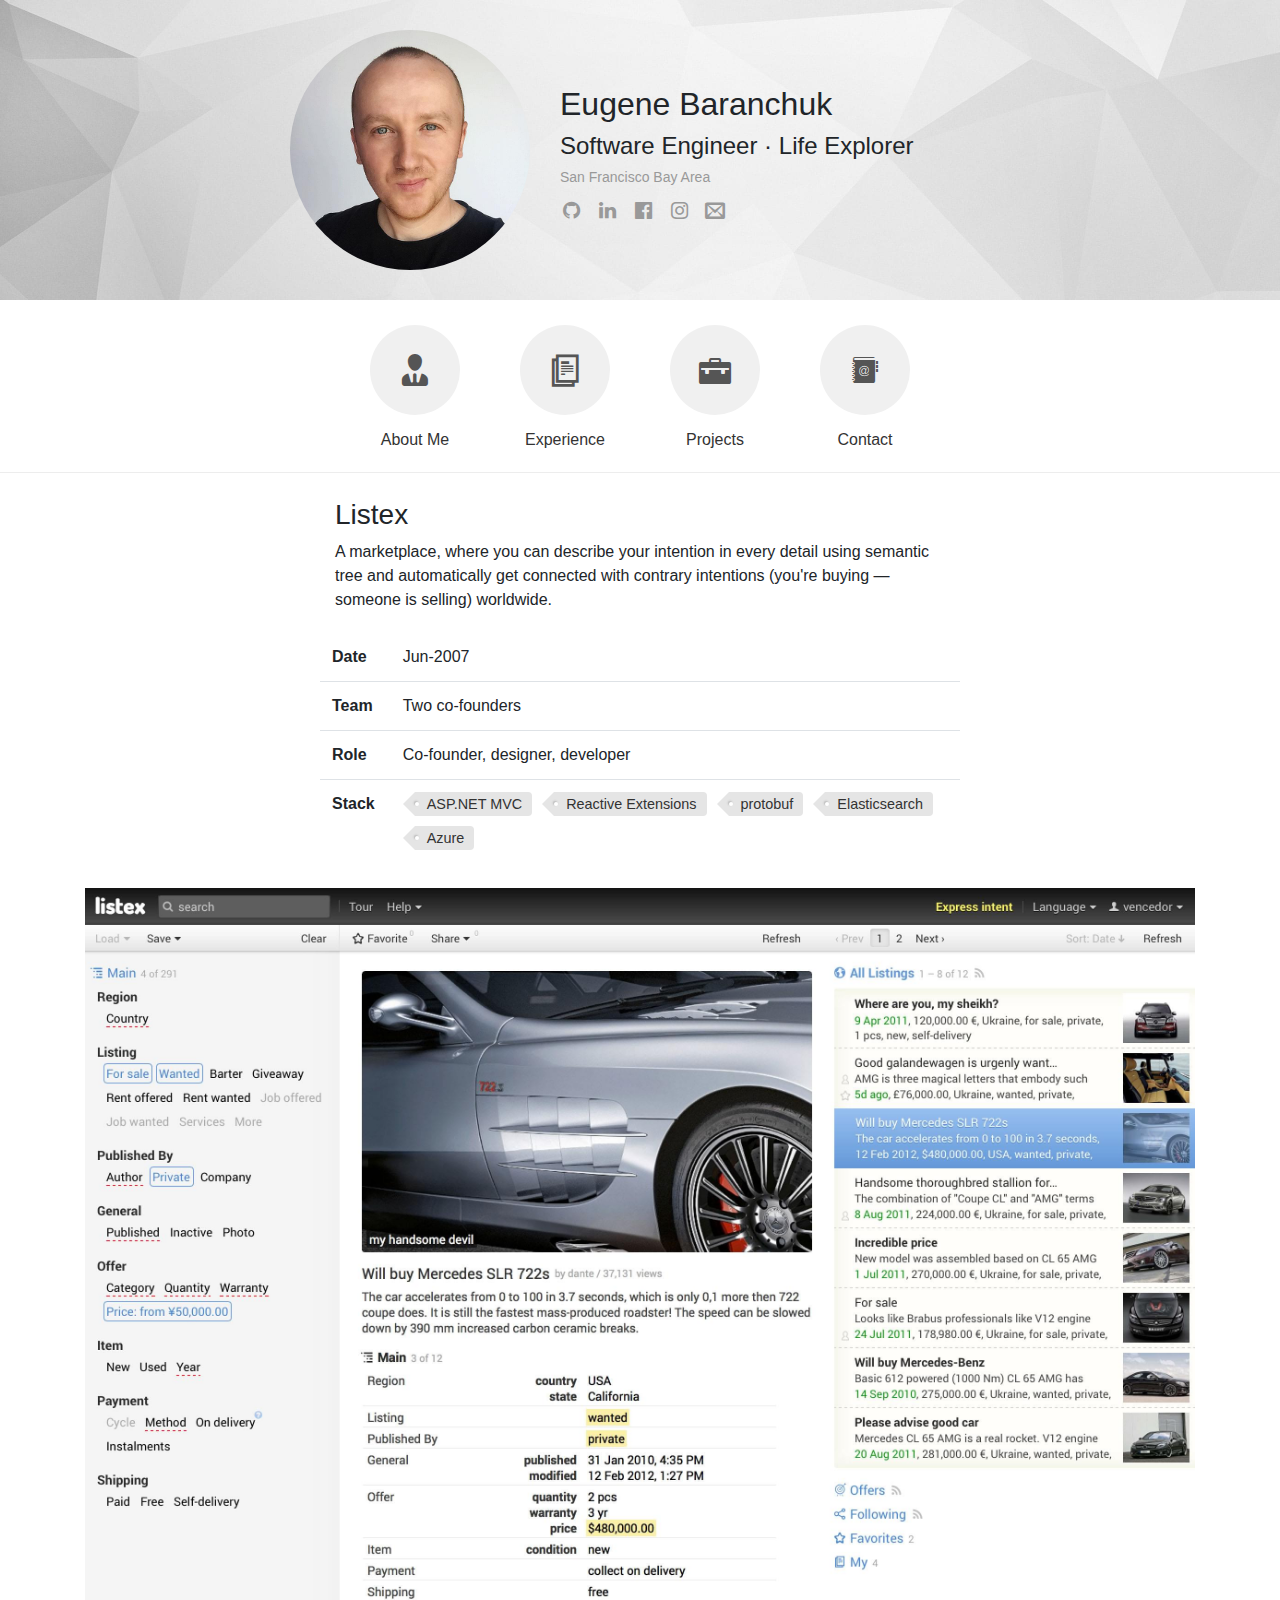
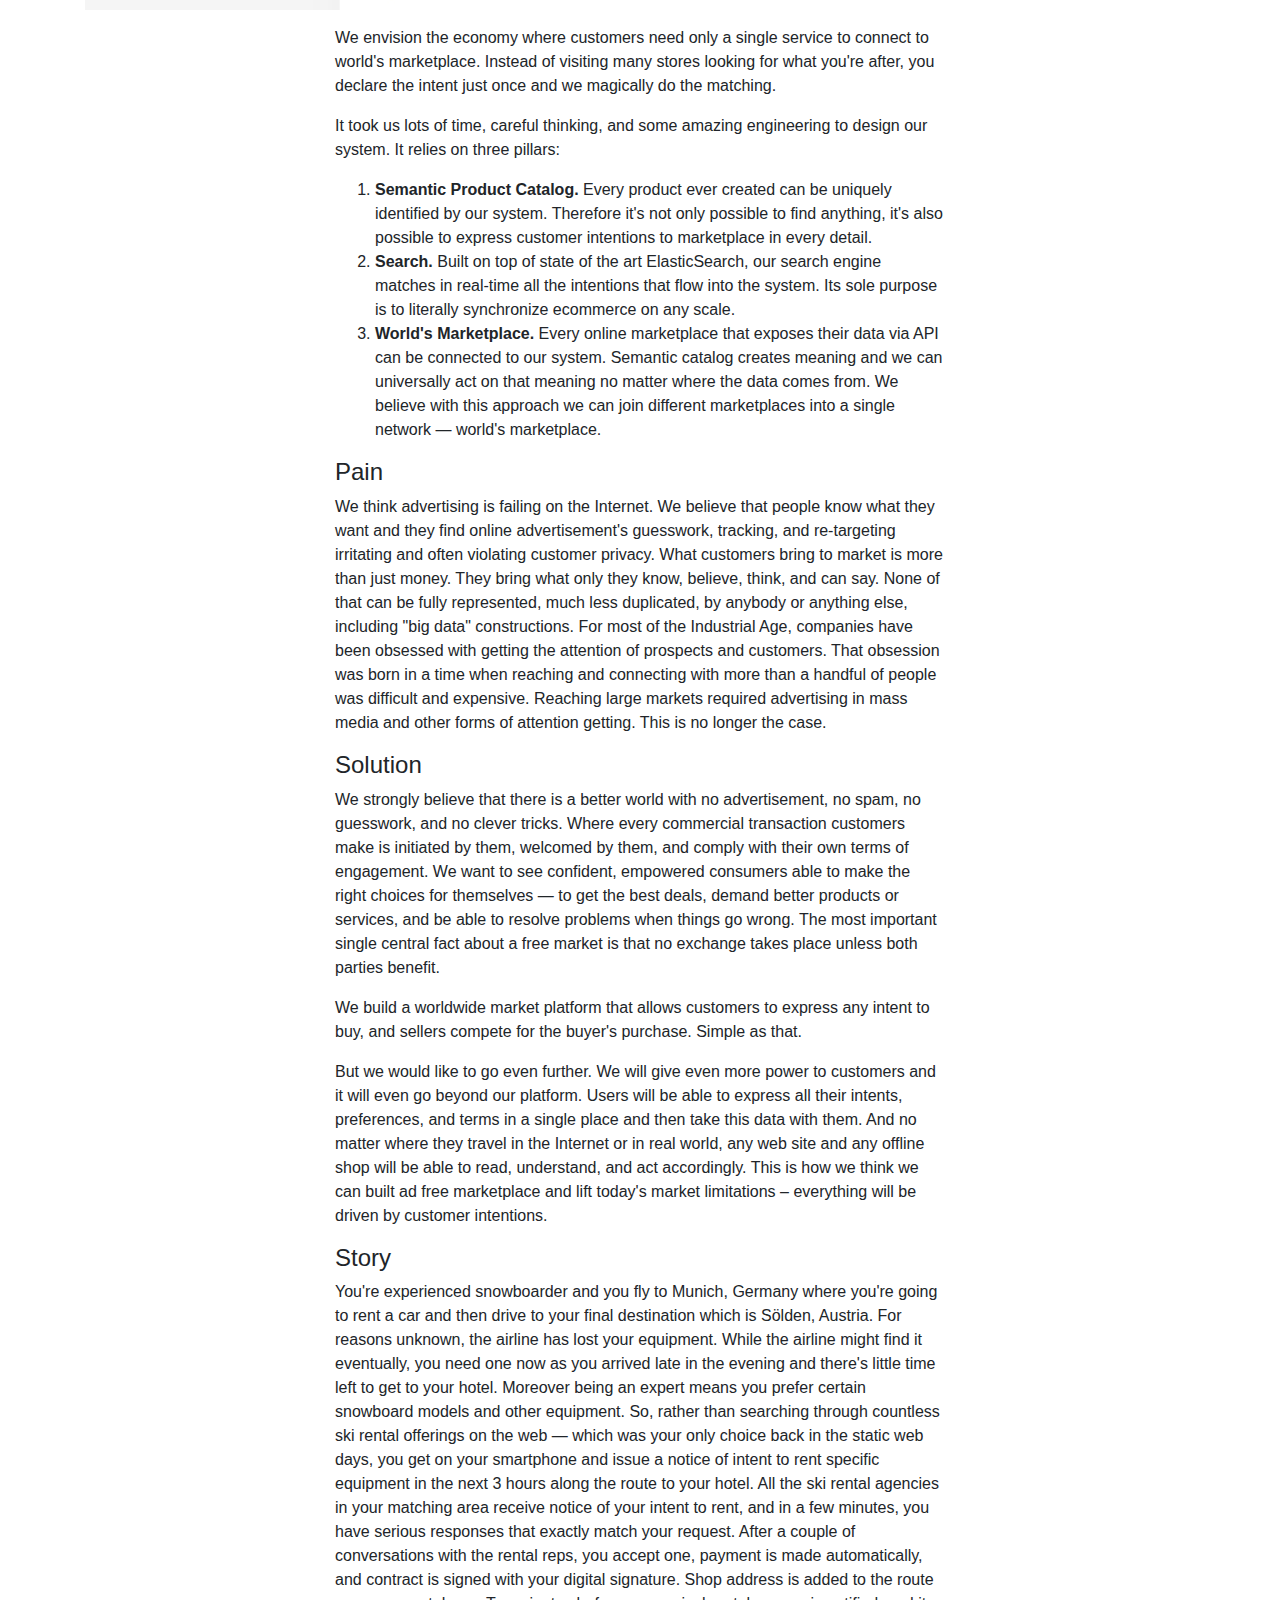
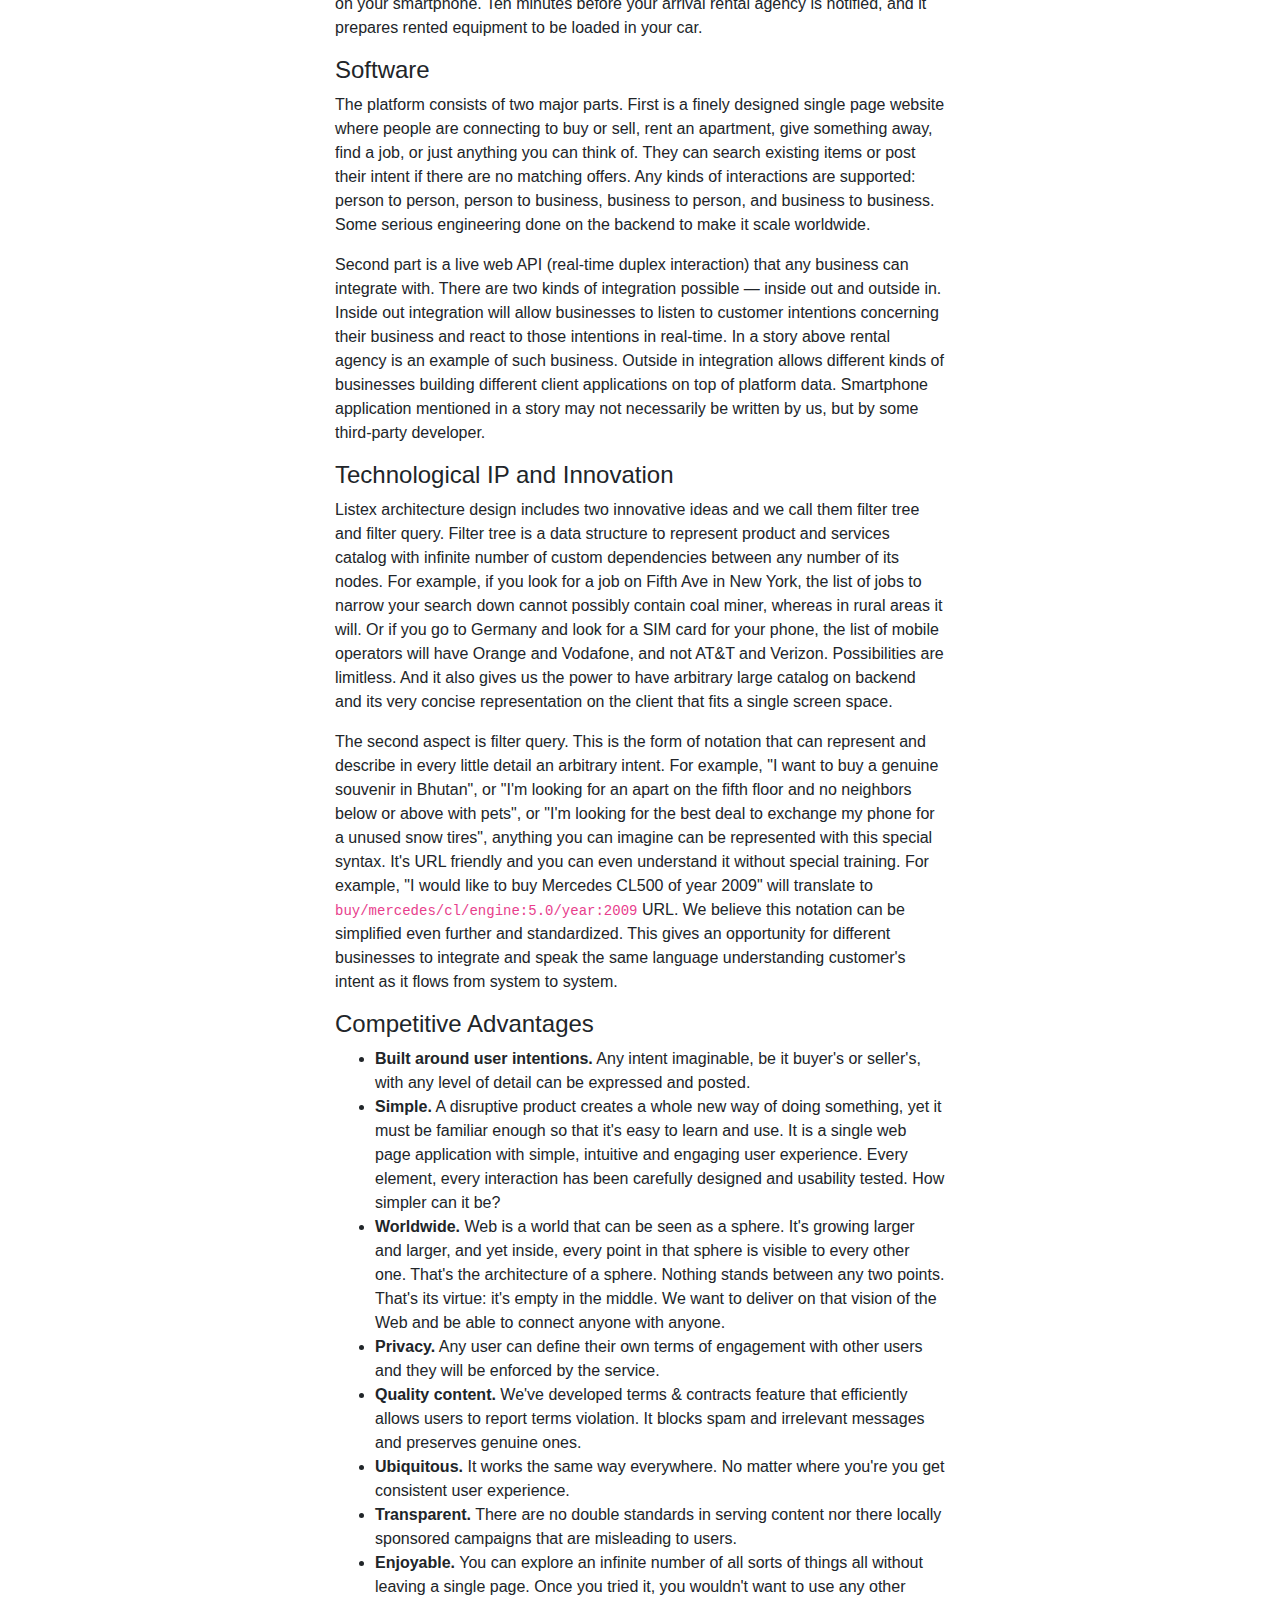
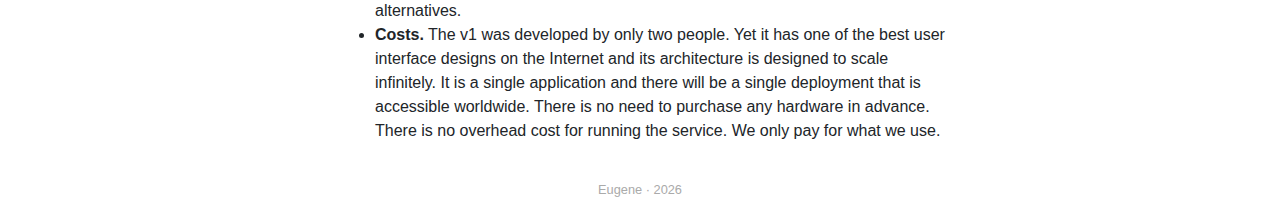
<file: projects/listex/index.html>
<!DOCTYPE html><html><head><title>Eugene Baranchuk</title><link rel="shortcut icon" type="image/x-icon" href="/static/favicon.ico"/><link href="https://stackpath.bootstrapcdn.com/bootstrap/4.3.1/css/bootstrap.min.css" rel="stylesheet"/><meta name="viewport" content="width=device-width,minimum-scale=1,initial-scale=1"/><meta charSet="utf-8"/><title class="jsx-772423659">Listex · Eugene Baranchuk</title><meta name="next-head-count" content="3"/><link rel="preload" href="/_next/static/tJcpnTE7kAKUQHwhxAORI/pages/projects/listex.js" as="script"/><link rel="preload" href="/_next/static/tJcpnTE7kAKUQHwhxAORI/pages/_app.js" as="script"/><link rel="preload" href="/_next/static/runtime/webpack-035ac2b14bde147cb4a8.js" as="script"/><link rel="preload" href="/_next/static/chunks/commons.6bc41bc1257e116dc7d1.js" as="script"/><link rel="preload" href="/_next/static/runtime/main-ec1be9c640a81bd95307.js" as="script"/><style id="__jsx-3547211199">ul.jsx-3547211199{list-style:none;margin:0;padding:0;display:inline-block;}li.jsx-3547211199{float:left;}a.jsx-3547211199{display:block;cursor:pointer;background:transparent none no-repeat center center;background-size:100%;padding:6px 8px;border-radius:2px;-webkit-text-decoration:none;text-decoration:none;color:#999;-webkit-transition:all 0.2s ease-in-out;transition:all 0.2s ease-in-out;}a.jsx-3547211199:hover{color:#fff;}a.gthb.jsx-3547211199:hover{background-color:#181717;}a.lnkdn.jsx-3547211199:hover{background-color:#0077b5;}a.fcbk.jsx-3547211199:hover{background-color:#3b5998;}a.nstgrm.jsx-3547211199:hover{background-color:#e4405f;}a.email.jsx-3547211199:hover{background-color:#e75a4d;}i.jsx-3547211199{display:block;width:20px;height:20px;font-size:20px;line-height:20px;margin-right:0;text-align:center;}</style><style id="__jsx-3052700162">.root.jsx-3052700162{padding:30px 0;background:url(/_next/static/images/header-bg-9a9a67d8307252ca198e25975b633bf8.jpg) no-repeat center center;background-size:cover;}@media (max-width:767px){.root.jsx-3052700162{text-align:center;padding-bottom:20px;}}.main-photo-col.jsx-3052700162{text-align:right;line-height:0;}@media (max-width:767px){.main-photo-col.jsx-3052700162{margin-bottom:20px !important;}}.photo.jsx-3052700162{border-radius:50%;width:240px;height:240px;overflow:hidden;display:inline-block;}@media (max-width:767px){.photo.jsx-3052700162{display:block;margin:0 auto;}}.photo.jsx-3052700162 img.jsx-3052700162{display:block;width:100%;}.title.jsx-3052700162{margin:55px 0 0 0;}@media (max-width:767px){.title.jsx-3052700162{margin-top:0px;}}.sub-title.jsx-3052700162{font-weight:300;margin:7px 0 0 0;line-height:1.3em;}.sub-title.jsx-3052700162 a.jsx-3052700162{color:inherit;}.sub-title.jsx-3052700162 a.jsx-3052700162 em.jsx-3052700162{font-style:normal;}.sub-title.jsx-3052700162 a.jsx-3052700162:hover{-webkit-text-decoration:none;text-decoration:none;}.sub-title.jsx-3052700162 a.jsx-3052700162:hover em.jsx-3052700162{-webkit-text-decoration:underline;text-decoration:underline;}.sub-title.location.jsx-3052700162{color:#999;margin:6px 0 8px 0;font-size:14px;}.sub-title.location.jsx-3052700162 a.jsx-3052700162{color:#999;}.root.jsx-3052700162 .social-buttons{margin-left:-7px;}</style><style id="__jsx-772423659">.root.jsx-772423659{padding-top:15px;}.text-cont.jsx-772423659{max-width:640px;}.text-cont.jsx-772423659 h3.jsx-772423659{margin-top:10px;}.gallery-cont.jsx-772423659{margin-bottom:1rem;}.gallery-cont.jsx-772423659 .thumb.jsx-772423659{display:block;padding:4px;margin-bottom:1.42857143rem;line-height:1.42857143;background-color:#fff;border:1px solid #ddd;border-radius:.25806452rem;margin-left:auto;margin-right:auto;-webkit-text-decoration:none;text-decoration:none;-webkit-transition:all 0.225s ease-out;transition:all 0.225s ease-out;cursor:pointer;}.gallery-cont.jsx-772423659 .thumb.jsx-772423659:hover{border-color:#6a9df4;-webkit-transform:scale(1.03);-ms-transform:scale(1.03);transform:scale(1.03);}.gallery-cont.jsx-772423659 img.jsx-772423659{display:block;max-width:100%;height:auto;margin:0 auto;}.key-value.jsx-772423659{margin-top:5px;}.key-value.jsx-772423659 tr.jsx-772423659:first-child td.jsx-772423659{border-top-width:0;}.key-value.jsx-772423659 tr.jsx-772423659 td.jsx-772423659:first-child{font-weight:600;white-space:nowrap;padding-right:1em;}.tags.jsx-772423659{margin:0;padding:0;list-style:none;font-size:.9em;}.tags.jsx-772423659 li.jsx-772423659,.tags.jsx-772423659 a.jsx-772423659,.tags.jsx-772423659 span.jsx-772423659{float:left;line-height:24px;position:relative;font-weight:400;}.tags.jsx-772423659 li.jsx-772423659{margin:0 10px 10px 0;}.tags.jsx-772423659 li.jsx-772423659 a.jsx-772423659,.tags.jsx-772423659 li.jsx-772423659 span.jsx-772423659{margin-left:12px;padding:0 10px 0 12px;-webkit-text-decoration:none;text-decoration:none;border-bottom-right-radius:4px;border-top-right-radius:4px;}.tags.jsx-772423659 li.jsx-772423659 a.jsx-772423659:before,.tags.jsx-772423659 li.jsx-772423659 span.jsx-772423659:before{content:"";float:left;position:absolute;top:0;left:-12px;width:0;height:0;border-color:transparent;border-style:solid;border-width:12px 12px 12px 0;}.tags.jsx-772423659 li.jsx-772423659 a.jsx-772423659:after,.tags.jsx-772423659 li.jsx-772423659 span.jsx-772423659:after{content:"";position:absolute;top:10px;left:0;float:left;width:4px;height:4px;border-radius:2px;background:#fff;}.tags.jsx-772423659 li.jsx-772423659 span.jsx-772423659{cursor:default;}.tags.jsx-772423659 li.jsx-772423659 a.jsx-772423659,.tags.jsx-772423659 li.jsx-772423659 span.jsx-772423659{background:#e5e5e5;color:#333333;}.tags.jsx-772423659 li.jsx-772423659 a.jsx-772423659:before,.tags.jsx-772423659 li.jsx-772423659 span.jsx-772423659:before{border-right-color:#e5e5e5;}.tags.jsx-772423659 li.jsx-772423659 a.jsx-772423659:after,.tags.jsx-772423659 li.jsx-772423659 span.jsx-772423659:after{box-shadow:-1px -1px 2px #b2b2b2;}.tags.blue.jsx-772423659 li.jsx-772423659 a.jsx-772423659,.tags.blue.jsx-772423659 li.jsx-772423659 span.jsx-772423659{background:#dce9f4;color:#333333;}.tags.blue.jsx-772423659 li.jsx-772423659 a.jsx-772423659:before,.tags.blue.jsx-772423659 li.jsx-772423659 span.jsx-772423659:before{border-right-color:#dce9f4;}.tags.blue.jsx-772423659 li.jsx-772423659 a.jsx-772423659:after,.tags.blue.jsx-772423659 li.jsx-772423659 span.jsx-772423659:after{box-shadow:-1px -1px 2px #8fb8db;}</style><style id="__jsx-842610314">footer.jsx-842610314{position:relative;height:50px;}.holder.jsx-842610314{text-align:center;position:absolute;left:0;right:0;bottom:0;padding-bottom:.2em;}.block.jsx-842610314{display:inline-block;margin:0 1em;}.block.credit.jsx-842610314{color:#aaa;font-size:.8em;position:relative;top:-0.4em;}</style><style id="__jsx-414541194">.root.jsx-414541194{height:100%;padding:0 !important;}.root.jsx-414541194>footer{height:50px;}.content-wrapper.jsx-414541194{min-height:100%;margin-bottom:-50px;}.content-wrapper.jsx-414541194:after{content:"";display:block;height:50px;}nav.jsx-414541194{padding:5px 0 0 0;border-bottom:1px solid #ededed;text-align:center;}.menu-item.jsx-414541194{display:inline-block;margin:20px 30px;-webkit-text-decoration:none;text-decoration:none;}@media (max-width:991px){.menu-item.jsx-414541194{margin-bottom:20px;}}.menu-item.jsx-414541194:before{content:"";position:absolute;width:90px;height:90px;border-radius:90px;border:1px solid transparent;-webkit-transition:all 0.225s ease-in-out;transition:all 0.225s ease-in-out;-webkit-transition-timing-function:cubic-bezier(0.5,-0.7,0.67,0.7);transition-timing-function:cubic-bezier(0.5,-0.7,0.67,0.7);}.menu-item.jsx-414541194 i.jsx-414541194{display:inline-block;margin:0;font-size:32px;line-height:32px;padding:29px;border-radius:90px;background-color:#f0f0f0;color:#555;-webkit-transition:all 0.2s ease-in-out;transition:all 0.2s ease-in-out;}.menu-item.jsx-414541194 .title.jsx-414541194{-webkit-text-decoration:none;text-decoration:none;margin-top:13px;display:block;color:#333;}.menu-item.active.jsx-414541194:before,.menu-item.jsx-414541194:hover.jsx-414541194:before{-webkit-transform:scale(1.18);-ms-transform:scale(1.18);transform:scale(1.18);border-color:#78a6f5;-webkit-transition-timing-function:cubic-bezier(0.4,0.25,0.14,1.73);transition-timing-function:cubic-bezier(0.4,0.25,0.14,1.73);}.menu-item.active.jsx-414541194 i.jsx-414541194,.menu-item.jsx-414541194:hover i.jsx-414541194{background-color:#6a9df4;color:#fff;}.menu-item.active.jsx-414541194 .title.jsx-414541194,.menu-item.jsx-414541194:hover .title.jsx-414541194{color:#6091e4;}.menu-item.active.jsx-414541194{cursor:default;}.menu-item.active.jsx-414541194:before,.menu-item.active.jsx-414541194:hover.jsx-414541194:before{-webkit-transform:none;-ms-transform:none;transform:none;border-color:transparent;}.menu-item.active.jsx-414541194 i.jsx-414541194,.menu-item.active.jsx-414541194:hover i.jsx-414541194{background-color:#f0f0f0;color:#6a9df4;}.menu-item.active.jsx-414541194 .title.jsx-414541194,.menu-item.active.jsx-414541194:hover .title.jsx-414541194{color:#333;font-weight:bold;}</style></head><body><div id="__next"><div class="jsx-414541194 root"><div class="jsx-414541194 content-wrapper"><div class="jsx-3052700162 root"><div class="jsx-3052700162 container"><div class="jsx-3052700162 row"><div class="jsx-3052700162 main-photo-col col-12 col-sm-5 col-lg-5"><div class="jsx-3052700162 photo"><a title="Eugene Baranchuk photo" class="jsx-3052700162" href="/"><img src="/_next/static/images/main-ead09f00147dec76d7ae1a240860ecda.jpg" class="jsx-3052700162"/></a></div></div><div class="jsx-3052700162 col-12 col-sm-7 col-lg-7"><h2 class="jsx-3052700162 title">Eugene Baranchuk</h2><h4 class="jsx-3052700162 sub-title">Software Engineer · <a href="https://thriveglobal.com/stories/becoming-a-life-explorer/" target="_blank" class="jsx-3052700162"><em class="jsx-3052700162">Life Explorer</em></a></h4><div class="jsx-3052700162 sub-title location">San Francisco Bay Area</div><ul class="jsx-3547211199 social-buttons"><li class="jsx-3547211199"><a target="_blank" href="https://github.com/mezzario/" class="jsx-3547211199 gthb"><i class="jsx-3547211199 icon-gthb"></i></a></li><li class="jsx-3547211199"><a target="_blank" href="https://www.linkedin.com/in/vencedor/" class="jsx-3547211199 lnkdn"><i class="jsx-3547211199 icon-lnkdn"></i></a></li><li class="jsx-3547211199"><a target="_blank" href="https://www.facebook.com/vencedor/" class="jsx-3547211199 fcbk"><i class="jsx-3547211199 icon-fcbk"></i></a></li><li class="jsx-3547211199"><a target="_blank" href="https://www.instagram.com/minecroft/" class="jsx-3547211199 nstgrm"><i class="jsx-3547211199 icon-nstgrm"></i></a></li><li class="jsx-3547211199"><a target="_blank" href="mailto:vencedor@gmail.com" class="jsx-3547211199 email"><i class="jsx-3547211199 icon-email"></i></a></li></ul></div></div></div></div><div class="jsx-414541194 nav-and-content"><nav class="jsx-414541194"><a class="jsx-414541194 menu-item" href="/about/"><i class="jsx-414541194 icon-user"></i><span class="jsx-414541194 title">About Me</span></a><a class="jsx-414541194 menu-item" href="/experience/"><i class="jsx-414541194 icon-files"></i><span class="jsx-414541194 title">Experience</span></a><a class="jsx-414541194 menu-item" href="/projects/"><i class="jsx-414541194 icon-briefcase"></i><span class="jsx-414541194 title">Projects</span></a><a class="jsx-414541194 menu-item" href="/contact/"><i class="jsx-414541194 icon-addressbook"></i><span class="jsx-414541194 title">Contact</span></a></nav><main class="jsx-414541194"><section class="jsx-414541194"><div class="jsx-772423659 root"><div class="jsx-772423659 container text-cont"><div class="jsx-772423659 row"><div class="jsx-772423659 col-12"><h3 class="jsx-772423659">Listex</h3><p class="jsx-772423659">A marketplace, where you can describe your intention in every detail using semantic tree and automatically get connected with contrary intentions (you&#x27;re buying — someone is selling) worldwide.</p></div></div><div class="jsx-772423659 row"><table class="jsx-772423659 key-value table"><tbody class="jsx-772423659"><tr class="jsx-772423659"><td class="jsx-772423659">Date</td><td class="jsx-772423659">Jun-2007</td></tr><tr class="jsx-772423659"><td class="jsx-772423659">Team</td><td class="jsx-772423659">Two co-founders</td></tr><tr class="jsx-772423659"><td class="jsx-772423659">Role</td><td class="jsx-772423659">Co-founder, designer, developer</td></tr><tr class="jsx-772423659"><td class="jsx-772423659">Stack</td><td class="jsx-772423659"><ul class="jsx-772423659 tags"><li class="jsx-772423659"><a href="https://en.wikipedia.org/wiki/ASP.NET_MVC" target="_blank" class="jsx-772423659">ASP.NET MVC</a></li><li class="jsx-772423659"><a href="https://github.com/Reactive-Extensions/Rx.NET" target="_blank" class="jsx-772423659">Reactive Extensions</a></li><li class="jsx-772423659"><a href="https://github.com/google/protobuf" target="_blank" class="jsx-772423659">protobuf</a></li><li class="jsx-772423659"><a href="https://en.wikipedia.org/wiki/Elasticsearch" target="_blank" class="jsx-772423659">Elasticsearch</a></li><li class="jsx-772423659"><a href="https://en.wikipedia.org/wiki/Microsoft_Azure" target="_blank" class="jsx-772423659">Azure</a></li></ul></td></tr></tbody></table></div></div><div class="jsx-772423659 container gallery-cont"><div class="jsx-772423659 row justify-content-center"><div class="jsx-772423659 col-sm"><img src="/_next/static/images/ss-fbc88f237b2af9061dfd82385bc910b5.jpg" class="jsx-772423659"/></div></div></div><div class="jsx-772423659 container text-cont"><div class="jsx-772423659 row"><div class="jsx-772423659 col-12"><p>We envision the economy where customers need only a single service to connect to world&#x27;s marketplace. Instead of visiting many stores looking for what you&#x27;re after, you declare the intent just once and we magically do the matching.</p><p>It took us lots of time, careful thinking, and some amazing engineering to design our system. It relies on three pillars:</p><ol><li><b>Semantic Product Catalog.</b> Every product ever created can be uniquely identified by our system. Therefore it&#x27;s not only possible to find anything, it&#x27;s also possible to express customer intentions to marketplace in every detail.</li><li><b>Search.</b> Built on top of state of the art ElasticSearch, our search engine matches in real-time all the intentions that flow into the system. Its sole purpose is to literally synchronize ecommerce on any scale.</li><li><b>World&#x27;s Marketplace.</b> Every online marketplace that exposes their data via API can be connected to our system. Semantic catalog creates meaning and we can universally act on that meaning no matter where the data comes from. We believe with this approach we can join different marketplaces into a single network — world&#x27;s marketplace.</li></ol><h4>Pain</h4><p>We think advertising is failing on the Internet. We believe that people know what they want and they find online advertisement&#x27;s guesswork, tracking, and re-targeting irritating and often violating customer privacy. What customers bring to market is more than just money. They bring what only they know, believe, think, and can say. None of that can be fully represented, much less duplicated, by anybody or anything else, including &quot;big data&quot; constructions. For most of the Industrial Age, companies have been obsessed with getting the attention of prospects and customers. That obsession was born in a time when reaching and connecting with more than a handful of people was difficult and expensive. Reaching large markets required advertising in mass media and other forms of attention getting. This is no longer the case.</p><h4>Solution</h4><p>We strongly believe that there is a better world with no advertisement, no spam, no guesswork, and no clever tricks. Where every commercial transaction customers make is initiated by them, welcomed by them, and comply with their own terms of engagement. We want to see confident, empowered consumers able to make the right choices for themselves — to get the best deals, demand better products or services, and be able to resolve problems when things go wrong. The most important single central fact about a free market is that no exchange takes place unless both parties benefit.</p><p>We build a worldwide market platform that allows customers to express any intent to buy, and sellers compete for the buyer&#x27;s purchase. Simple as that.</p><p>But we would like to go even further. We will give even more power to customers and it will even go beyond our platform. Users will be able to express all their intents, preferences, and terms in a single place and then take this data with them. And no matter where they travel in the Internet or in real world, any web site and any offline shop will be able to read, understand, and act accordingly. This is how we think we can built ad free marketplace and lift today&#x27;s market limitations – everything will be driven by customer intentions.</p><h4>Story</h4><p>You&#x27;re experienced snowboarder and you fly to Munich, Germany where you&#x27;re going to rent a car and then drive to your final destination which is Sölden, Austria. For reasons unknown, the airline has lost your equipment. While the airline might find it eventually, you need one now as you arrived late in the evening and there&#x27;s little time left to get to your hotel. Moreover being an expert means you prefer certain snowboard models and other equipment. So, rather than searching through countless ski rental offerings on the web — which was your only choice back in the static web days, you get on your smartphone and issue a notice of intent to rent specific equipment in the next 3 hours along the route to your hotel. All the ski rental agencies in your matching area receive notice of your intent to rent, and in a few minutes, you have serious responses that exactly match your request. After a couple of conversations with the rental reps, you accept one, payment is made automatically, and contract is signed with your digital signature. Shop address is added to the route on your smartphone. Ten minutes before your arrival rental agency is notified, and it prepares rented equipment to be loaded in your car.</p><h4>Software</h4><p>The platform consists of two major parts. First is a finely designed single page website where people are connecting to buy or sell, rent an apartment, give something away, find a job, or just anything you can think of. They can search existing items or post their intent if there are no matching offers. Any kinds of interactions are supported: person to person, person to business, business to person, and business to business. Some serious engineering done on the backend to make it scale worldwide.</p><p>Second part is a live web API (real-time duplex interaction) that any business can integrate with. There are two kinds of integration possible — inside out and outside in. Inside out integration will allow businesses to listen to customer intentions concerning their business and react to those intentions in real-time. In a story above rental agency is an example of such business. Outside in integration allows different kinds of businesses building different client applications on top of platform data. Smartphone application mentioned in a story may not necessarily be written by us, but by some third-party developer.</p><h4>Technological IP and Innovation</h4><p>Listex architecture design includes two innovative ideas and we call them filter tree and filter query. Filter tree is a data structure to represent product and services catalog with infinite number of custom dependencies between any number of its nodes. For example, if you look for a job on Fifth Ave in New York, the list of jobs to narrow your search down cannot possibly contain coal miner, whereas in rural areas it will. Or if you go to Germany and look for a SIM card for your phone, the list of mobile operators will have Orange and Vodafone, and not AT&amp;T and Verizon. Possibilities are limitless. And it also gives us the power to have arbitrary large catalog on backend and its very concise representation on the client that fits a single screen space.</p><p>The second aspect is filter query. This is the form of notation that can represent and describe in every little detail an arbitrary intent. For example, &quot;I want to buy a genuine souvenir in Bhutan&quot;, or &quot;I&#x27;m looking for an apart on the fifth floor and no neighbors below or above with pets&quot;, or &quot;I&#x27;m looking for the best deal to exchange my phone for a unused snow tires&quot;, anything you can imagine can be represented with this special syntax. It&#x27;s URL friendly and you can even understand it without special training. For example, &quot;I would like to buy Mercedes CL500 of year 2009&quot; will translate to <code>buy/mercedes/cl/engine:5.0/year:2009</code> URL. We believe this notation can be simplified even further and standardized. This gives an opportunity for different businesses to integrate and speak the same language understanding customer&#x27;s intent as it flows from system to system.</p><h4>Competitive Advantages</h4><ul><li><b>Built around user intentions.</b> Any intent imaginable, be it buyer&#x27;s or seller&#x27;s, with any level of detail can be expressed and posted.</li><li><b>Simple.</b> A disruptive product creates a whole new way of doing something, yet it must be familiar enough so that it&#x27;s easy to learn and use. It is a single web page application with simple, intuitive and engaging user experience. Every element, every interaction has been carefully designed and usability tested. How simpler can it be?</li><li><b>Worldwide.</b> Web is a world that can be seen as a sphere. It&#x27;s growing larger and larger, and yet inside, every point in that sphere is visible to every other one. That&#x27;s the architecture of a sphere. Nothing stands between any two points. That&#x27;s its virtue: it&#x27;s empty in the middle. We want to deliver on that vision of the Web and be able to connect anyone with anyone.</li><li><b>Privacy.</b> Any user can define their own terms of engagement with other users and they will be enforced by the service.</li><li><b>Quality content.</b> We&#x27;ve developed terms &amp; contracts feature that efficiently allows users to report terms violation. It blocks spam and irrelevant messages and preserves genuine ones.</li><li><b>Ubiquitous.</b> It works the same way everywhere. No matter where you&#x27;re you get consistent user experience.</li><li><b>Transparent.</b> There are no double standards in serving content nor there locally sponsored campaigns that are misleading to users.</li><li><b>Enjoyable.</b> You can explore an infinite number of all sorts of things all without leaving a single page. Once you tried it, you wouldn&#x27;t want to use any other alternatives.</li><li><b>Costs.</b> The v1 was developed by only two people. Yet it has one of the best user interface designs on the Internet and its architecture is designed to scale infinitely. It is a single application and there will be a single deployment that is accessible worldwide. There is no need to purchase any hardware in advance. There is no overhead cost for running the service. We only pay for what we use.</li></ul></div></div></div></div></section></main></div></div><footer class="jsx-842610314"><div class="jsx-842610314 holder"><div class="jsx-842610314 block credit">Eugene · <!-- -->2019</div></div></footer></div><style>

html,
body {
  -webkit-text-size-adjust: none;
  -moz-text-size-adjust: none;
  -ms-text-size-adjust: none;

  -webkit-tap-highlight-color: rgba(0, 0, 0, 0);
  -webkit-tap-highlight-color: transparent;
  -webkit-touch-callout: none;
}
html,
body,
#__next {
  height: 100%;
}

</style><style>

@font-face {
  font-family: &#x27;icomoon&#x27;;
  src: url(&#x27;/static/fonts/icomoon/icomoon.eot?ex12aa&#x27;);
  src: url(&#x27;/static/fonts/icomoon/icomoon.eot?ex12aa#iefix&#x27;) format(&#x27;embedded-opentype&#x27;),
    url(&#x27;/static/fonts/icomoon/icomoon.ttf?ex12aa&#x27;) format(&#x27;truetype&#x27;),
    url(&#x27;/static/fonts/icomoon/icomoon.woff?ex12aa&#x27;) format(&#x27;woff&#x27;),
    url(&#x27;/static/fonts/icomoon/icomoon.svg?ex12aa#icomoon&#x27;) format(&#x27;svg&#x27;);
  font-weight: normal;
  font-style: normal;
}
[class^=&quot;icon-&quot;],
[class*=&quot; icon-&quot;] {
  font-family: &#x27;icomoon&#x27; !important;
  speak: none;
  font-style: normal;
  font-weight: normal;
  font-variant: normal;
  text-transform: none;
  line-height: 1;
  margin-right: 0.25rem;
  -webkit-font-smoothing: antialiased;
  -moz-osx-font-smoothing: grayscale;
}
.icon-user:before {
  content: &quot;\e900&quot;;
}
.icon-addressbook:before {
  content: &quot;\e901&quot;;
}
.icon-twtr:before {
  content: &quot;\f099&quot;;
}
.icon-gthb:before {
  content: &quot;\f09b&quot;;
}
.icon-lnkdn:before {
  content: &quot;\f0e1&quot;;
}
.icon-angle-up:before {
  content: &quot;\f106&quot;;
}
.icon-angle-down:before {
  content: &quot;\f107&quot;;
}
.icon-nstgrm:before {
  content: &quot;\f16d&quot;;
}
.icon-skp:before {
  content: &quot;\f17e&quot;;
}
.icon-vk:before {
  content: &quot;\f189&quot;;
}
.icon-fcbk:before {
  content: &quot;\f230&quot;;
}
.icon-files:before {
  content: &quot;\e902&quot;;
}
.icon-email:before {
  content: &quot;\e945&quot;;
}
.icon-briefcase:before {
  content: &quot;\e9ae&quot;;
}

</style></div><script id="__NEXT_DATA__" type="application/json">{"dataManager":"[]","props":{"pageProps":{}},"page":"/projects/listex","query":{},"buildId":"tJcpnTE7kAKUQHwhxAORI","nextExport":true,"autoExport":true}</script><script async="" data-next-page="/projects/listex" src="/_next/static/tJcpnTE7kAKUQHwhxAORI/pages/projects/listex.js"></script><script async="" data-next-page="/_app" src="/_next/static/tJcpnTE7kAKUQHwhxAORI/pages/_app.js"></script><script src="/_next/static/runtime/webpack-035ac2b14bde147cb4a8.js" async=""></script><script src="/_next/static/chunks/commons.6bc41bc1257e116dc7d1.js" async=""></script><script src="/_next/static/runtime/main-ec1be9c640a81bd95307.js" async=""></script></body></html>
</file>
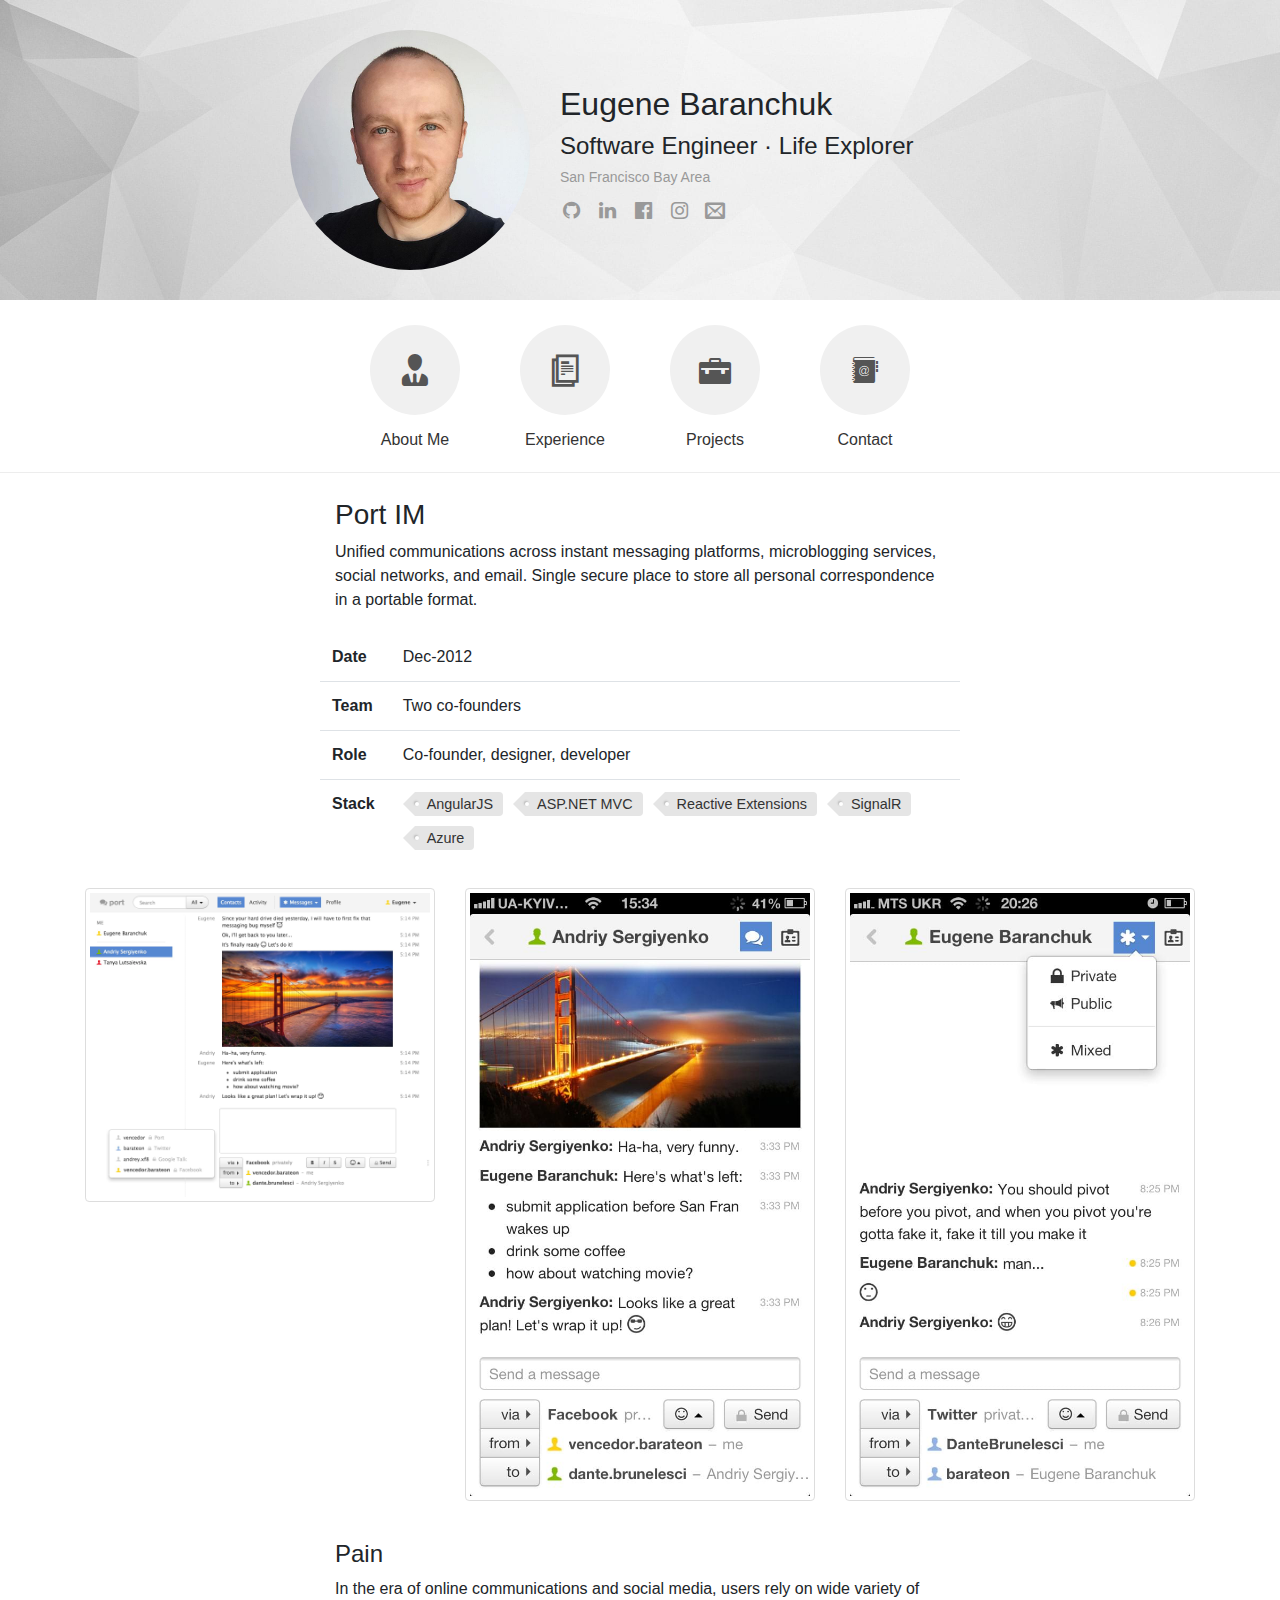
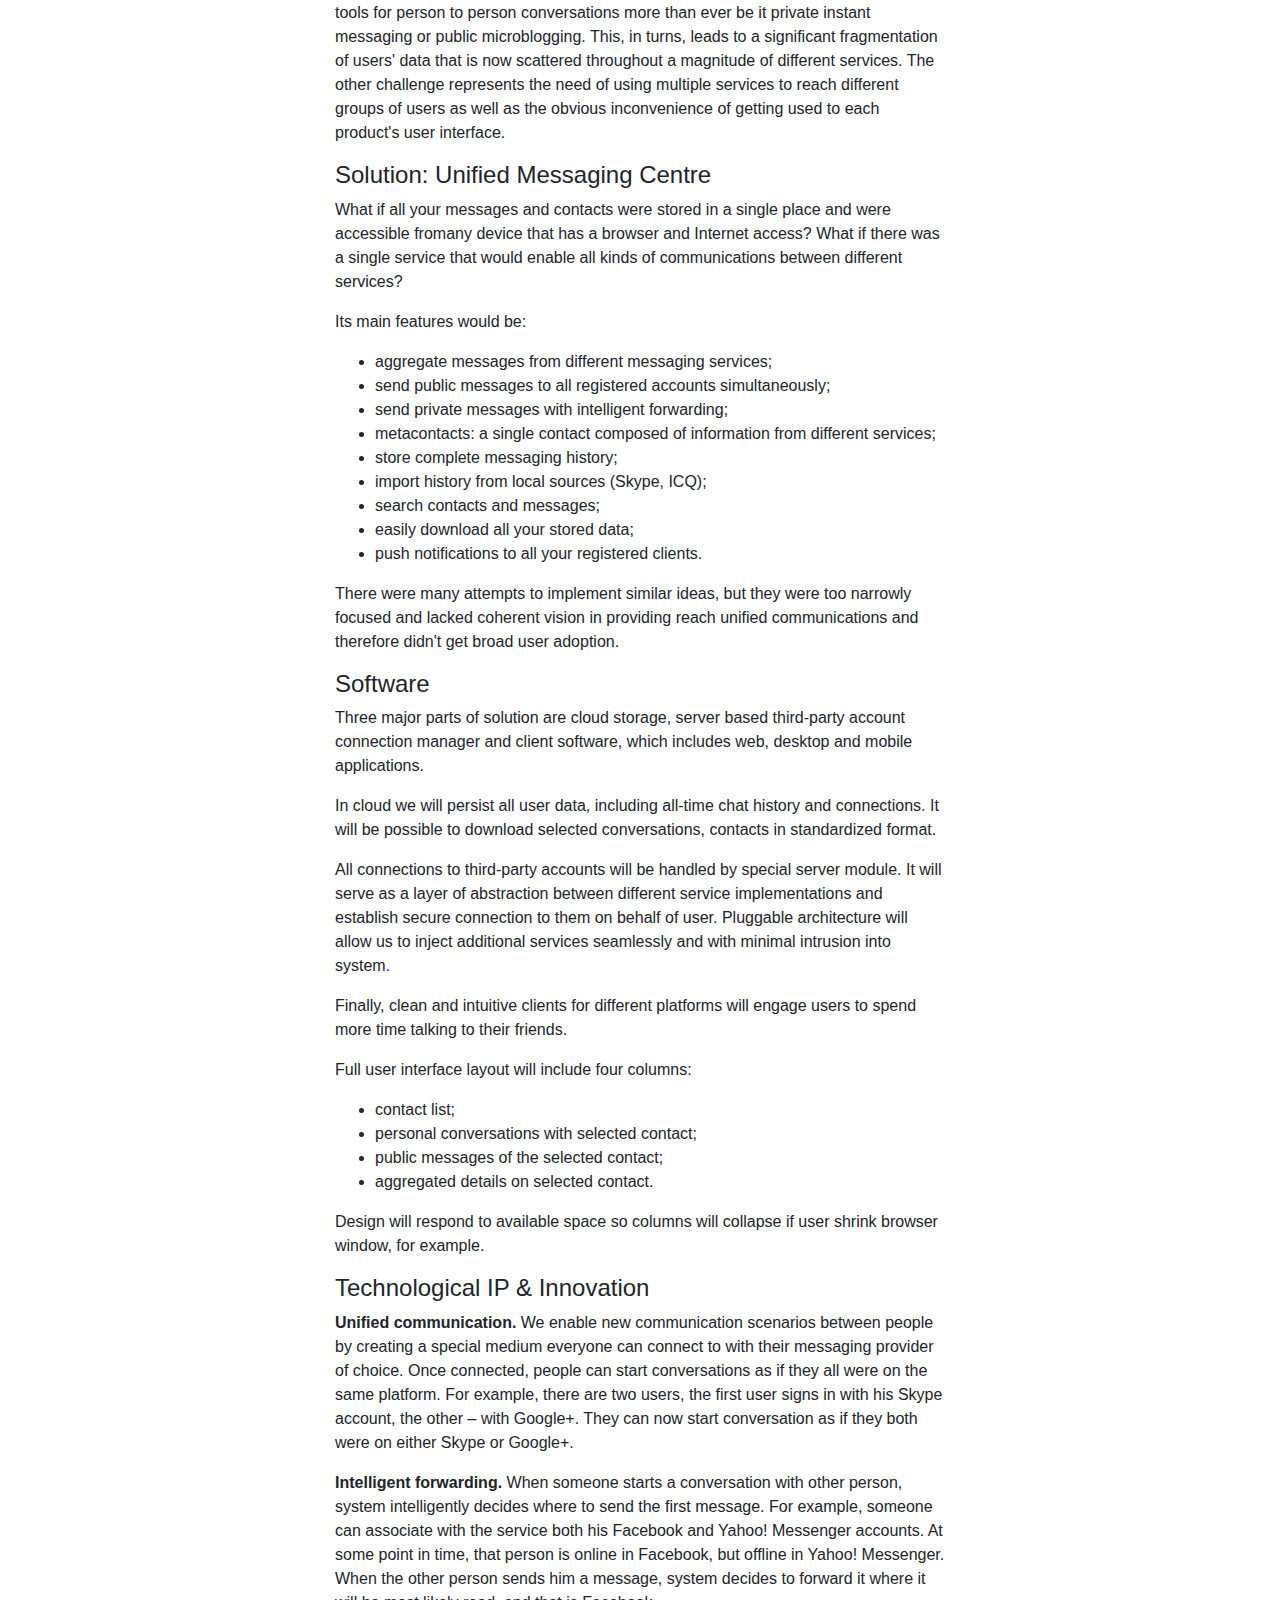
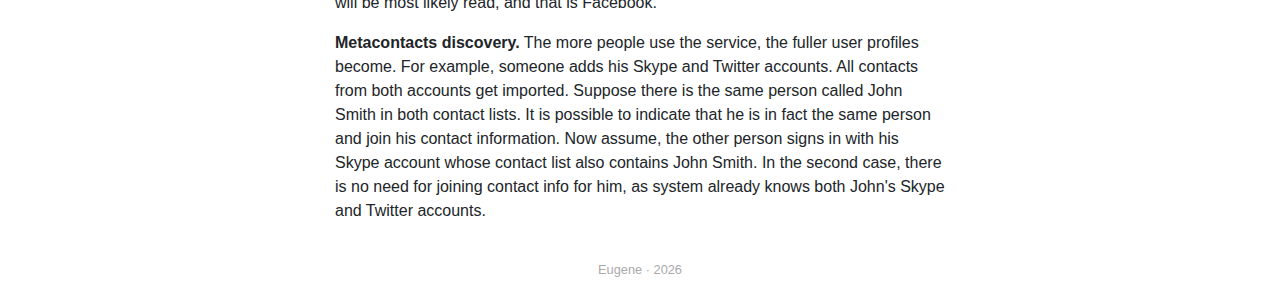
<file: projects/port-im/index.html>
<!DOCTYPE html><html><head><title>Eugene Baranchuk</title><link rel="shortcut icon" type="image/x-icon" href="/static/favicon.ico"/><link href="https://stackpath.bootstrapcdn.com/bootstrap/4.3.1/css/bootstrap.min.css" rel="stylesheet"/><meta name="viewport" content="width=device-width,minimum-scale=1,initial-scale=1"/><meta charSet="utf-8"/><title class="jsx-772423659">Port IM · Eugene Baranchuk</title><meta name="next-head-count" content="3"/><link rel="preload" href="/_next/static/tJcpnTE7kAKUQHwhxAORI/pages/projects/port-im.js" as="script"/><link rel="preload" href="/_next/static/tJcpnTE7kAKUQHwhxAORI/pages/_app.js" as="script"/><link rel="preload" href="/_next/static/runtime/webpack-035ac2b14bde147cb4a8.js" as="script"/><link rel="preload" href="/_next/static/chunks/commons.6bc41bc1257e116dc7d1.js" as="script"/><link rel="preload" href="/_next/static/runtime/main-ec1be9c640a81bd95307.js" as="script"/><style id="__jsx-3547211199">ul.jsx-3547211199{list-style:none;margin:0;padding:0;display:inline-block;}li.jsx-3547211199{float:left;}a.jsx-3547211199{display:block;cursor:pointer;background:transparent none no-repeat center center;background-size:100%;padding:6px 8px;border-radius:2px;-webkit-text-decoration:none;text-decoration:none;color:#999;-webkit-transition:all 0.2s ease-in-out;transition:all 0.2s ease-in-out;}a.jsx-3547211199:hover{color:#fff;}a.gthb.jsx-3547211199:hover{background-color:#181717;}a.lnkdn.jsx-3547211199:hover{background-color:#0077b5;}a.fcbk.jsx-3547211199:hover{background-color:#3b5998;}a.nstgrm.jsx-3547211199:hover{background-color:#e4405f;}a.email.jsx-3547211199:hover{background-color:#e75a4d;}i.jsx-3547211199{display:block;width:20px;height:20px;font-size:20px;line-height:20px;margin-right:0;text-align:center;}</style><style id="__jsx-3052700162">.root.jsx-3052700162{padding:30px 0;background:url(/_next/static/images/header-bg-9a9a67d8307252ca198e25975b633bf8.jpg) no-repeat center center;background-size:cover;}@media (max-width:767px){.root.jsx-3052700162{text-align:center;padding-bottom:20px;}}.main-photo-col.jsx-3052700162{text-align:right;line-height:0;}@media (max-width:767px){.main-photo-col.jsx-3052700162{margin-bottom:20px !important;}}.photo.jsx-3052700162{border-radius:50%;width:240px;height:240px;overflow:hidden;display:inline-block;}@media (max-width:767px){.photo.jsx-3052700162{display:block;margin:0 auto;}}.photo.jsx-3052700162 img.jsx-3052700162{display:block;width:100%;}.title.jsx-3052700162{margin:55px 0 0 0;}@media (max-width:767px){.title.jsx-3052700162{margin-top:0px;}}.sub-title.jsx-3052700162{font-weight:300;margin:7px 0 0 0;line-height:1.3em;}.sub-title.jsx-3052700162 a.jsx-3052700162{color:inherit;}.sub-title.jsx-3052700162 a.jsx-3052700162 em.jsx-3052700162{font-style:normal;}.sub-title.jsx-3052700162 a.jsx-3052700162:hover{-webkit-text-decoration:none;text-decoration:none;}.sub-title.jsx-3052700162 a.jsx-3052700162:hover em.jsx-3052700162{-webkit-text-decoration:underline;text-decoration:underline;}.sub-title.location.jsx-3052700162{color:#999;margin:6px 0 8px 0;font-size:14px;}.sub-title.location.jsx-3052700162 a.jsx-3052700162{color:#999;}.root.jsx-3052700162 .social-buttons{margin-left:-7px;}</style><style id="__jsx-772423659">.root.jsx-772423659{padding-top:15px;}.text-cont.jsx-772423659{max-width:640px;}.text-cont.jsx-772423659 h3.jsx-772423659{margin-top:10px;}.gallery-cont.jsx-772423659{margin-bottom:1rem;}.gallery-cont.jsx-772423659 .thumb.jsx-772423659{display:block;padding:4px;margin-bottom:1.42857143rem;line-height:1.42857143;background-color:#fff;border:1px solid #ddd;border-radius:.25806452rem;margin-left:auto;margin-right:auto;-webkit-text-decoration:none;text-decoration:none;-webkit-transition:all 0.225s ease-out;transition:all 0.225s ease-out;cursor:pointer;}.gallery-cont.jsx-772423659 .thumb.jsx-772423659:hover{border-color:#6a9df4;-webkit-transform:scale(1.03);-ms-transform:scale(1.03);transform:scale(1.03);}.gallery-cont.jsx-772423659 img.jsx-772423659{display:block;max-width:100%;height:auto;margin:0 auto;}.key-value.jsx-772423659{margin-top:5px;}.key-value.jsx-772423659 tr.jsx-772423659:first-child td.jsx-772423659{border-top-width:0;}.key-value.jsx-772423659 tr.jsx-772423659 td.jsx-772423659:first-child{font-weight:600;white-space:nowrap;padding-right:1em;}.tags.jsx-772423659{margin:0;padding:0;list-style:none;font-size:.9em;}.tags.jsx-772423659 li.jsx-772423659,.tags.jsx-772423659 a.jsx-772423659,.tags.jsx-772423659 span.jsx-772423659{float:left;line-height:24px;position:relative;font-weight:400;}.tags.jsx-772423659 li.jsx-772423659{margin:0 10px 10px 0;}.tags.jsx-772423659 li.jsx-772423659 a.jsx-772423659,.tags.jsx-772423659 li.jsx-772423659 span.jsx-772423659{margin-left:12px;padding:0 10px 0 12px;-webkit-text-decoration:none;text-decoration:none;border-bottom-right-radius:4px;border-top-right-radius:4px;}.tags.jsx-772423659 li.jsx-772423659 a.jsx-772423659:before,.tags.jsx-772423659 li.jsx-772423659 span.jsx-772423659:before{content:"";float:left;position:absolute;top:0;left:-12px;width:0;height:0;border-color:transparent;border-style:solid;border-width:12px 12px 12px 0;}.tags.jsx-772423659 li.jsx-772423659 a.jsx-772423659:after,.tags.jsx-772423659 li.jsx-772423659 span.jsx-772423659:after{content:"";position:absolute;top:10px;left:0;float:left;width:4px;height:4px;border-radius:2px;background:#fff;}.tags.jsx-772423659 li.jsx-772423659 span.jsx-772423659{cursor:default;}.tags.jsx-772423659 li.jsx-772423659 a.jsx-772423659,.tags.jsx-772423659 li.jsx-772423659 span.jsx-772423659{background:#e5e5e5;color:#333333;}.tags.jsx-772423659 li.jsx-772423659 a.jsx-772423659:before,.tags.jsx-772423659 li.jsx-772423659 span.jsx-772423659:before{border-right-color:#e5e5e5;}.tags.jsx-772423659 li.jsx-772423659 a.jsx-772423659:after,.tags.jsx-772423659 li.jsx-772423659 span.jsx-772423659:after{box-shadow:-1px -1px 2px #b2b2b2;}.tags.blue.jsx-772423659 li.jsx-772423659 a.jsx-772423659,.tags.blue.jsx-772423659 li.jsx-772423659 span.jsx-772423659{background:#dce9f4;color:#333333;}.tags.blue.jsx-772423659 li.jsx-772423659 a.jsx-772423659:before,.tags.blue.jsx-772423659 li.jsx-772423659 span.jsx-772423659:before{border-right-color:#dce9f4;}.tags.blue.jsx-772423659 li.jsx-772423659 a.jsx-772423659:after,.tags.blue.jsx-772423659 li.jsx-772423659 span.jsx-772423659:after{box-shadow:-1px -1px 2px #8fb8db;}</style><style id="__jsx-842610314">footer.jsx-842610314{position:relative;height:50px;}.holder.jsx-842610314{text-align:center;position:absolute;left:0;right:0;bottom:0;padding-bottom:.2em;}.block.jsx-842610314{display:inline-block;margin:0 1em;}.block.credit.jsx-842610314{color:#aaa;font-size:.8em;position:relative;top:-0.4em;}</style><style id="__jsx-414541194">.root.jsx-414541194{height:100%;padding:0 !important;}.root.jsx-414541194>footer{height:50px;}.content-wrapper.jsx-414541194{min-height:100%;margin-bottom:-50px;}.content-wrapper.jsx-414541194:after{content:"";display:block;height:50px;}nav.jsx-414541194{padding:5px 0 0 0;border-bottom:1px solid #ededed;text-align:center;}.menu-item.jsx-414541194{display:inline-block;margin:20px 30px;-webkit-text-decoration:none;text-decoration:none;}@media (max-width:991px){.menu-item.jsx-414541194{margin-bottom:20px;}}.menu-item.jsx-414541194:before{content:"";position:absolute;width:90px;height:90px;border-radius:90px;border:1px solid transparent;-webkit-transition:all 0.225s ease-in-out;transition:all 0.225s ease-in-out;-webkit-transition-timing-function:cubic-bezier(0.5,-0.7,0.67,0.7);transition-timing-function:cubic-bezier(0.5,-0.7,0.67,0.7);}.menu-item.jsx-414541194 i.jsx-414541194{display:inline-block;margin:0;font-size:32px;line-height:32px;padding:29px;border-radius:90px;background-color:#f0f0f0;color:#555;-webkit-transition:all 0.2s ease-in-out;transition:all 0.2s ease-in-out;}.menu-item.jsx-414541194 .title.jsx-414541194{-webkit-text-decoration:none;text-decoration:none;margin-top:13px;display:block;color:#333;}.menu-item.active.jsx-414541194:before,.menu-item.jsx-414541194:hover.jsx-414541194:before{-webkit-transform:scale(1.18);-ms-transform:scale(1.18);transform:scale(1.18);border-color:#78a6f5;-webkit-transition-timing-function:cubic-bezier(0.4,0.25,0.14,1.73);transition-timing-function:cubic-bezier(0.4,0.25,0.14,1.73);}.menu-item.active.jsx-414541194 i.jsx-414541194,.menu-item.jsx-414541194:hover i.jsx-414541194{background-color:#6a9df4;color:#fff;}.menu-item.active.jsx-414541194 .title.jsx-414541194,.menu-item.jsx-414541194:hover .title.jsx-414541194{color:#6091e4;}.menu-item.active.jsx-414541194{cursor:default;}.menu-item.active.jsx-414541194:before,.menu-item.active.jsx-414541194:hover.jsx-414541194:before{-webkit-transform:none;-ms-transform:none;transform:none;border-color:transparent;}.menu-item.active.jsx-414541194 i.jsx-414541194,.menu-item.active.jsx-414541194:hover i.jsx-414541194{background-color:#f0f0f0;color:#6a9df4;}.menu-item.active.jsx-414541194 .title.jsx-414541194,.menu-item.active.jsx-414541194:hover .title.jsx-414541194{color:#333;font-weight:bold;}</style></head><body><div id="__next"><div class="jsx-414541194 root"><div class="jsx-414541194 content-wrapper"><div class="jsx-3052700162 root"><div class="jsx-3052700162 container"><div class="jsx-3052700162 row"><div class="jsx-3052700162 main-photo-col col-12 col-sm-5 col-lg-5"><div class="jsx-3052700162 photo"><a title="Eugene Baranchuk photo" class="jsx-3052700162" href="/"><img src="/_next/static/images/main-ead09f00147dec76d7ae1a240860ecda.jpg" class="jsx-3052700162"/></a></div></div><div class="jsx-3052700162 col-12 col-sm-7 col-lg-7"><h2 class="jsx-3052700162 title">Eugene Baranchuk</h2><h4 class="jsx-3052700162 sub-title">Software Engineer · <a href="https://thriveglobal.com/stories/becoming-a-life-explorer/" target="_blank" class="jsx-3052700162"><em class="jsx-3052700162">Life Explorer</em></a></h4><div class="jsx-3052700162 sub-title location">San Francisco Bay Area</div><ul class="jsx-3547211199 social-buttons"><li class="jsx-3547211199"><a target="_blank" href="https://github.com/mezzario/" class="jsx-3547211199 gthb"><i class="jsx-3547211199 icon-gthb"></i></a></li><li class="jsx-3547211199"><a target="_blank" href="https://www.linkedin.com/in/vencedor/" class="jsx-3547211199 lnkdn"><i class="jsx-3547211199 icon-lnkdn"></i></a></li><li class="jsx-3547211199"><a target="_blank" href="https://www.facebook.com/vencedor/" class="jsx-3547211199 fcbk"><i class="jsx-3547211199 icon-fcbk"></i></a></li><li class="jsx-3547211199"><a target="_blank" href="https://www.instagram.com/minecroft/" class="jsx-3547211199 nstgrm"><i class="jsx-3547211199 icon-nstgrm"></i></a></li><li class="jsx-3547211199"><a target="_blank" href="mailto:vencedor@gmail.com" class="jsx-3547211199 email"><i class="jsx-3547211199 icon-email"></i></a></li></ul></div></div></div></div><div class="jsx-414541194 nav-and-content"><nav class="jsx-414541194"><a class="jsx-414541194 menu-item" href="/about/"><i class="jsx-414541194 icon-user"></i><span class="jsx-414541194 title">About Me</span></a><a class="jsx-414541194 menu-item" href="/experience/"><i class="jsx-414541194 icon-files"></i><span class="jsx-414541194 title">Experience</span></a><a class="jsx-414541194 menu-item" href="/projects/"><i class="jsx-414541194 icon-briefcase"></i><span class="jsx-414541194 title">Projects</span></a><a class="jsx-414541194 menu-item" href="/contact/"><i class="jsx-414541194 icon-addressbook"></i><span class="jsx-414541194 title">Contact</span></a></nav><main class="jsx-414541194"><section class="jsx-414541194"><div class="jsx-772423659 root"><div class="jsx-772423659 container text-cont"><div class="jsx-772423659 row"><div class="jsx-772423659 col-12"><h3 class="jsx-772423659">Port IM</h3><p class="jsx-772423659">Unified communications across instant messaging platforms, microblogging services, social networks, and email. Single secure place to store all personal correspondence in a portable format.</p></div></div><div class="jsx-772423659 row"><table class="jsx-772423659 key-value table"><tbody class="jsx-772423659"><tr class="jsx-772423659"><td class="jsx-772423659">Date</td><td class="jsx-772423659">Dec-2012</td></tr><tr class="jsx-772423659"><td class="jsx-772423659">Team</td><td class="jsx-772423659">Two co-founders</td></tr><tr class="jsx-772423659"><td class="jsx-772423659">Role</td><td class="jsx-772423659">Co-founder, designer, developer</td></tr><tr class="jsx-772423659"><td class="jsx-772423659">Stack</td><td class="jsx-772423659"><ul class="jsx-772423659 tags"><li class="jsx-772423659"><a href="https://en.wikipedia.org/wiki/AngularJS" target="_blank" class="jsx-772423659">AngularJS</a></li><li class="jsx-772423659"><a href="https://en.wikipedia.org/wiki/ASP.NET_MVC" target="_blank" class="jsx-772423659">ASP.NET MVC</a></li><li class="jsx-772423659"><a href="https://github.com/Reactive-Extensions/Rx.NET" target="_blank" class="jsx-772423659">Reactive Extensions</a></li><li class="jsx-772423659"><a href="https://github.com/SignalR/SignalR" target="_blank" class="jsx-772423659">SignalR</a></li><li class="jsx-772423659"><a href="https://en.wikipedia.org/wiki/Microsoft_Azure" target="_blank" class="jsx-772423659">Azure</a></li></ul></td></tr></tbody></table></div></div><div class="jsx-772423659 container gallery-cont"><div class="jsx-772423659 row justify-content-center"><div class="jsx-772423659 col-sm"><div class="jsx-772423659 thumb"><img src="/_next/static/images/ss-8b5e585086b1273c78898cdb82081908.jpg" class="jsx-772423659"/></div></div><div class="jsx-772423659 col-sm"><div class="jsx-772423659 thumb"><img src="/_next/static/images/ss-mobile1-ea532fe30ad8c66122240196394f64d5.jpg" class="jsx-772423659"/></div></div><div class="jsx-772423659 col-sm"><div class="jsx-772423659 thumb"><img src="/_next/static/images/ss-mobile2-2ce6991c61c6e1ad98363b7d889b60ba.jpg" class="jsx-772423659"/></div></div></div></div><div class="jsx-772423659 container text-cont"><div class="jsx-772423659 row"><div class="jsx-772423659 col-12"><h4>Pain</h4><p>In the era of online communications and social media, users rely on wide variety of tools for person to person conversations more than ever be it private instant messaging or public microblogging. This, in turns, leads to a significant fragmentation of users&#x27; data that is now scattered throughout a magnitude of different services. The other challenge represents the need of using multiple services to reach different groups of users as well as the obvious inconvenience of getting used to each product&#x27;s user interface.</p><h4>Solution: Unified Messaging Centre</h4><p>What if all your messages and contacts were stored in a single place and were accessible fromany device that has a browser and Internet access? What if there was a single service that would enable all kinds of communications between different services?</p><p>Its main features would be:</p><ul><li>aggregate messages from different messaging services;</li><li>send public messages to all registered accounts simultaneously;</li><li>send private messages with intelligent forwarding;</li><li>metacontacts: a single contact composed of information from different services;</li><li>store complete messaging history;</li><li>import history from local sources (Skype, ICQ);</li><li>search contacts and messages;</li><li>easily download all your stored data;</li><li>push notifications to all your registered clients.</li></ul><p>There were many attempts to implement similar ideas, but they were too narrowly focused and lacked coherent vision in providing reach unified communications and therefore didn&#x27;t get broad user adoption.</p><h4>Software</h4><p>Three major parts of solution are cloud storage, server based third-party account connection manager and client software, which includes web, desktop and mobile applications.</p><p>In cloud we will persist all user data, including all-time chat history and connections. It will be possible to download selected conversations, contacts in standardized format.</p><p>All connections to third-party accounts will be handled by special server module. It will serve as a layer of abstraction between different service implementations and establish secure connection to them on behalf of user. Pluggable architecture will allow us to inject additional services seamlessly and with minimal intrusion into system.</p><p>Finally, clean and intuitive clients for different platforms will engage users to spend more time talking to their friends.</p><p>Full user interface layout will include four columns:</p><ul><li>contact list;</li><li>personal conversations with selected contact;</li><li>public messages of the selected contact;</li><li>aggregated details on selected contact.</li></ul><p>Design will respond to available space so columns will collapse if user shrink browser window, for example.</p><h4>Technological IP &amp; Innovation</h4><p><b>Unified communication.</b> We enable new communication scenarios between people by creating a special medium everyone can connect to with their messaging provider of choice. Once connected, people can start conversations as if they all were on the same platform. For example, there are two users, the first user signs in with his Skype account, the other – with Google+. They can now start conversation as if they both were on either Skype or Google+.</p><p><b>Intelligent forwarding.</b> When someone starts a conversation with other person, system intelligently decides where to send the first message. For example, someone can associate with the service both his Facebook and Yahoo! Messenger accounts. At some point in time, that person is online in Facebook, but offline in Yahoo! Messenger. When the other person sends him a message, system decides to forward it where it will be most likely read, and that is Facebook.</p><p><b>Metacontacts discovery.</b> The more people use the service, the fuller user profiles become. For example, someone adds his Skype and Twitter accounts. All contacts from both accounts get imported. Suppose there is the same person called John Smith in both contact lists. It is possible to indicate that he is in fact the same person and join his contact information. Now assume, the other person signs in with his Skype account whose contact list also contains John Smith. In the second case, there is no need for joining contact info for him, as system already knows both John&#x27;s Skype and Twitter accounts.</p></div></div></div></div></section></main></div></div><footer class="jsx-842610314"><div class="jsx-842610314 holder"><div class="jsx-842610314 block credit">Eugene · <!-- -->2019</div></div></footer></div><style>

html,
body {
  -webkit-text-size-adjust: none;
  -moz-text-size-adjust: none;
  -ms-text-size-adjust: none;

  -webkit-tap-highlight-color: rgba(0, 0, 0, 0);
  -webkit-tap-highlight-color: transparent;
  -webkit-touch-callout: none;
}
html,
body,
#__next {
  height: 100%;
}

</style><style>

@font-face {
  font-family: &#x27;icomoon&#x27;;
  src: url(&#x27;/static/fonts/icomoon/icomoon.eot?ex12aa&#x27;);
  src: url(&#x27;/static/fonts/icomoon/icomoon.eot?ex12aa#iefix&#x27;) format(&#x27;embedded-opentype&#x27;),
    url(&#x27;/static/fonts/icomoon/icomoon.ttf?ex12aa&#x27;) format(&#x27;truetype&#x27;),
    url(&#x27;/static/fonts/icomoon/icomoon.woff?ex12aa&#x27;) format(&#x27;woff&#x27;),
    url(&#x27;/static/fonts/icomoon/icomoon.svg?ex12aa#icomoon&#x27;) format(&#x27;svg&#x27;);
  font-weight: normal;
  font-style: normal;
}
[class^=&quot;icon-&quot;],
[class*=&quot; icon-&quot;] {
  font-family: &#x27;icomoon&#x27; !important;
  speak: none;
  font-style: normal;
  font-weight: normal;
  font-variant: normal;
  text-transform: none;
  line-height: 1;
  margin-right: 0.25rem;
  -webkit-font-smoothing: antialiased;
  -moz-osx-font-smoothing: grayscale;
}
.icon-user:before {
  content: &quot;\e900&quot;;
}
.icon-addressbook:before {
  content: &quot;\e901&quot;;
}
.icon-twtr:before {
  content: &quot;\f099&quot;;
}
.icon-gthb:before {
  content: &quot;\f09b&quot;;
}
.icon-lnkdn:before {
  content: &quot;\f0e1&quot;;
}
.icon-angle-up:before {
  content: &quot;\f106&quot;;
}
.icon-angle-down:before {
  content: &quot;\f107&quot;;
}
.icon-nstgrm:before {
  content: &quot;\f16d&quot;;
}
.icon-skp:before {
  content: &quot;\f17e&quot;;
}
.icon-vk:before {
  content: &quot;\f189&quot;;
}
.icon-fcbk:before {
  content: &quot;\f230&quot;;
}
.icon-files:before {
  content: &quot;\e902&quot;;
}
.icon-email:before {
  content: &quot;\e945&quot;;
}
.icon-briefcase:before {
  content: &quot;\e9ae&quot;;
}

</style></div><script id="__NEXT_DATA__" type="application/json">{"dataManager":"[]","props":{"pageProps":{}},"page":"/projects/port-im","query":{},"buildId":"tJcpnTE7kAKUQHwhxAORI","nextExport":true,"autoExport":true}</script><script async="" data-next-page="/projects/port-im" src="/_next/static/tJcpnTE7kAKUQHwhxAORI/pages/projects/port-im.js"></script><script async="" data-next-page="/_app" src="/_next/static/tJcpnTE7kAKUQHwhxAORI/pages/_app.js"></script><script src="/_next/static/runtime/webpack-035ac2b14bde147cb4a8.js" async=""></script><script src="/_next/static/chunks/commons.6bc41bc1257e116dc7d1.js" async=""></script><script src="/_next/static/runtime/main-ec1be9c640a81bd95307.js" async=""></script></body></html>
</file>
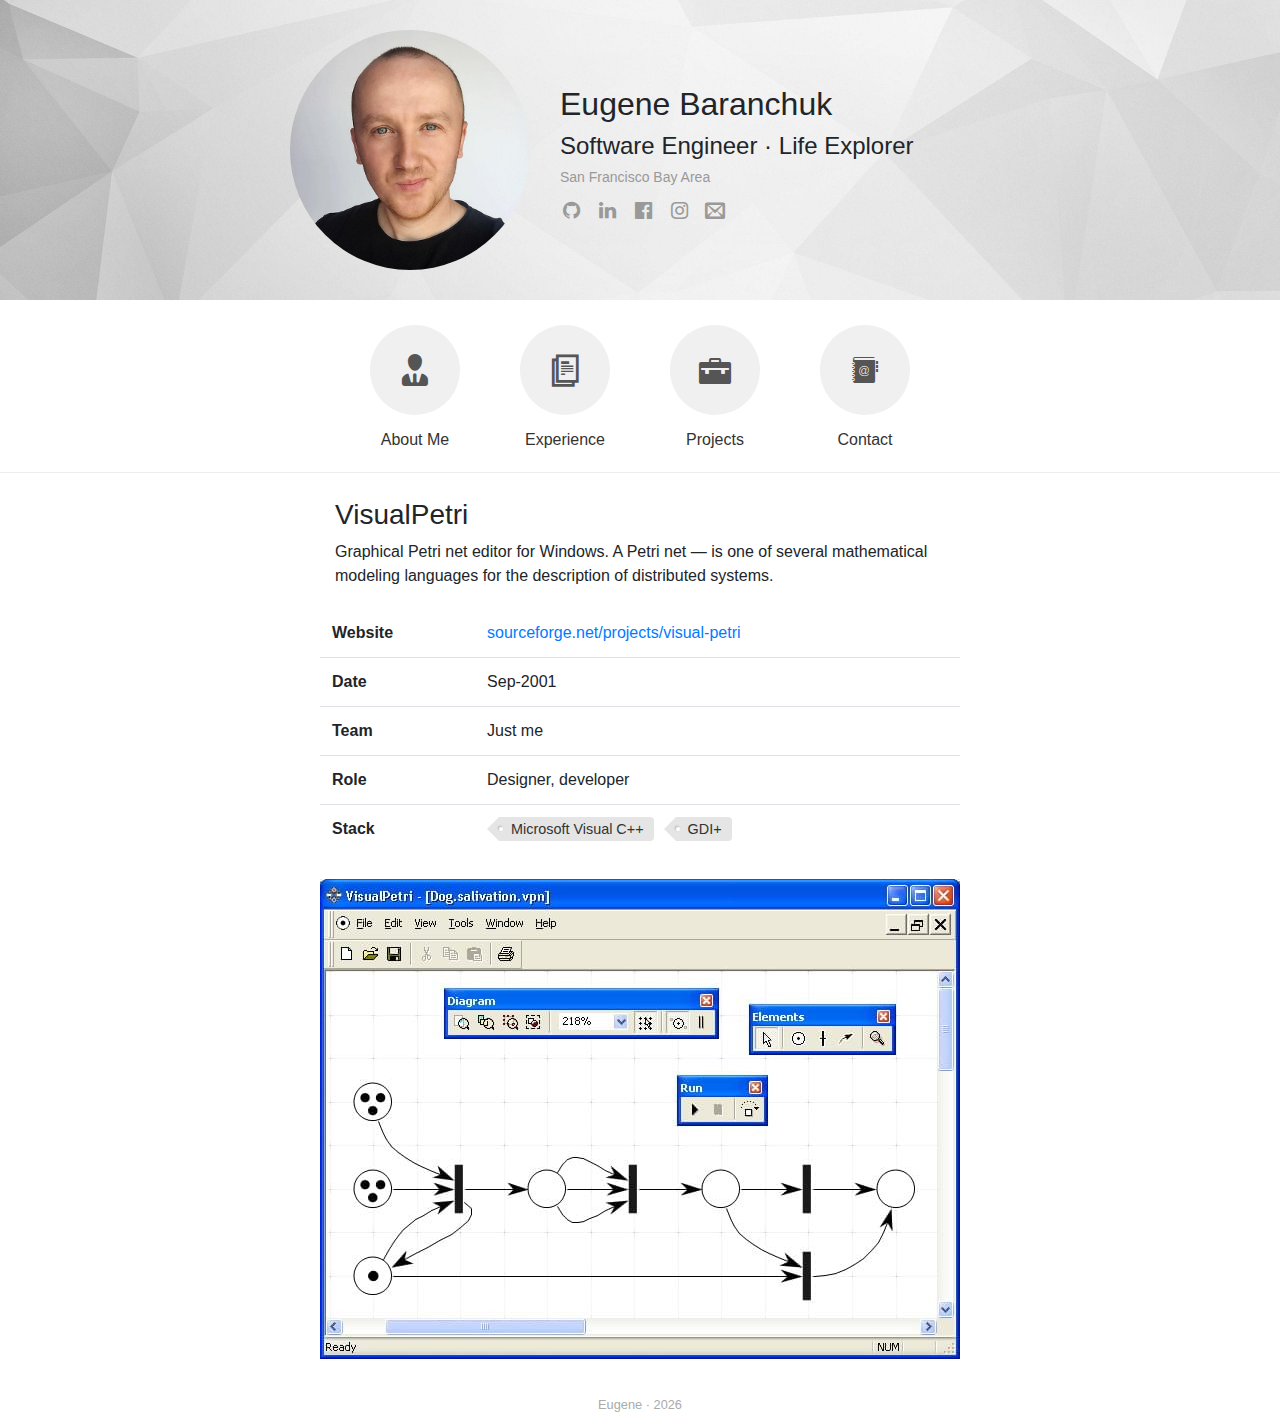
<file: projects/visual-petri/index.html>
<!DOCTYPE html><html><head><title>Eugene Baranchuk</title><link rel="shortcut icon" type="image/x-icon" href="/static/favicon.ico"/><link href="https://stackpath.bootstrapcdn.com/bootstrap/4.3.1/css/bootstrap.min.css" rel="stylesheet"/><meta name="viewport" content="width=device-width,minimum-scale=1,initial-scale=1"/><meta charSet="utf-8"/><title class="jsx-772423659">VisualPetri · Eugene Baranchuk</title><meta name="next-head-count" content="3"/><link rel="preload" href="/_next/static/tJcpnTE7kAKUQHwhxAORI/pages/projects/visual-petri.js" as="script"/><link rel="preload" href="/_next/static/tJcpnTE7kAKUQHwhxAORI/pages/_app.js" as="script"/><link rel="preload" href="/_next/static/runtime/webpack-035ac2b14bde147cb4a8.js" as="script"/><link rel="preload" href="/_next/static/chunks/commons.6bc41bc1257e116dc7d1.js" as="script"/><link rel="preload" href="/_next/static/runtime/main-ec1be9c640a81bd95307.js" as="script"/><style id="__jsx-3547211199">ul.jsx-3547211199{list-style:none;margin:0;padding:0;display:inline-block;}li.jsx-3547211199{float:left;}a.jsx-3547211199{display:block;cursor:pointer;background:transparent none no-repeat center center;background-size:100%;padding:6px 8px;border-radius:2px;-webkit-text-decoration:none;text-decoration:none;color:#999;-webkit-transition:all 0.2s ease-in-out;transition:all 0.2s ease-in-out;}a.jsx-3547211199:hover{color:#fff;}a.gthb.jsx-3547211199:hover{background-color:#181717;}a.lnkdn.jsx-3547211199:hover{background-color:#0077b5;}a.fcbk.jsx-3547211199:hover{background-color:#3b5998;}a.nstgrm.jsx-3547211199:hover{background-color:#e4405f;}a.email.jsx-3547211199:hover{background-color:#e75a4d;}i.jsx-3547211199{display:block;width:20px;height:20px;font-size:20px;line-height:20px;margin-right:0;text-align:center;}</style><style id="__jsx-3052700162">.root.jsx-3052700162{padding:30px 0;background:url(/_next/static/images/header-bg-9a9a67d8307252ca198e25975b633bf8.jpg) no-repeat center center;background-size:cover;}@media (max-width:767px){.root.jsx-3052700162{text-align:center;padding-bottom:20px;}}.main-photo-col.jsx-3052700162{text-align:right;line-height:0;}@media (max-width:767px){.main-photo-col.jsx-3052700162{margin-bottom:20px !important;}}.photo.jsx-3052700162{border-radius:50%;width:240px;height:240px;overflow:hidden;display:inline-block;}@media (max-width:767px){.photo.jsx-3052700162{display:block;margin:0 auto;}}.photo.jsx-3052700162 img.jsx-3052700162{display:block;width:100%;}.title.jsx-3052700162{margin:55px 0 0 0;}@media (max-width:767px){.title.jsx-3052700162{margin-top:0px;}}.sub-title.jsx-3052700162{font-weight:300;margin:7px 0 0 0;line-height:1.3em;}.sub-title.jsx-3052700162 a.jsx-3052700162{color:inherit;}.sub-title.jsx-3052700162 a.jsx-3052700162 em.jsx-3052700162{font-style:normal;}.sub-title.jsx-3052700162 a.jsx-3052700162:hover{-webkit-text-decoration:none;text-decoration:none;}.sub-title.jsx-3052700162 a.jsx-3052700162:hover em.jsx-3052700162{-webkit-text-decoration:underline;text-decoration:underline;}.sub-title.location.jsx-3052700162{color:#999;margin:6px 0 8px 0;font-size:14px;}.sub-title.location.jsx-3052700162 a.jsx-3052700162{color:#999;}.root.jsx-3052700162 .social-buttons{margin-left:-7px;}</style><style id="__jsx-772423659">.root.jsx-772423659{padding-top:15px;}.text-cont.jsx-772423659{max-width:640px;}.text-cont.jsx-772423659 h3.jsx-772423659{margin-top:10px;}.gallery-cont.jsx-772423659{margin-bottom:1rem;}.gallery-cont.jsx-772423659 .thumb.jsx-772423659{display:block;padding:4px;margin-bottom:1.42857143rem;line-height:1.42857143;background-color:#fff;border:1px solid #ddd;border-radius:.25806452rem;margin-left:auto;margin-right:auto;-webkit-text-decoration:none;text-decoration:none;-webkit-transition:all 0.225s ease-out;transition:all 0.225s ease-out;cursor:pointer;}.gallery-cont.jsx-772423659 .thumb.jsx-772423659:hover{border-color:#6a9df4;-webkit-transform:scale(1.03);-ms-transform:scale(1.03);transform:scale(1.03);}.gallery-cont.jsx-772423659 img.jsx-772423659{display:block;max-width:100%;height:auto;margin:0 auto;}.key-value.jsx-772423659{margin-top:5px;}.key-value.jsx-772423659 tr.jsx-772423659:first-child td.jsx-772423659{border-top-width:0;}.key-value.jsx-772423659 tr.jsx-772423659 td.jsx-772423659:first-child{font-weight:600;white-space:nowrap;padding-right:1em;}.tags.jsx-772423659{margin:0;padding:0;list-style:none;font-size:.9em;}.tags.jsx-772423659 li.jsx-772423659,.tags.jsx-772423659 a.jsx-772423659,.tags.jsx-772423659 span.jsx-772423659{float:left;line-height:24px;position:relative;font-weight:400;}.tags.jsx-772423659 li.jsx-772423659{margin:0 10px 10px 0;}.tags.jsx-772423659 li.jsx-772423659 a.jsx-772423659,.tags.jsx-772423659 li.jsx-772423659 span.jsx-772423659{margin-left:12px;padding:0 10px 0 12px;-webkit-text-decoration:none;text-decoration:none;border-bottom-right-radius:4px;border-top-right-radius:4px;}.tags.jsx-772423659 li.jsx-772423659 a.jsx-772423659:before,.tags.jsx-772423659 li.jsx-772423659 span.jsx-772423659:before{content:"";float:left;position:absolute;top:0;left:-12px;width:0;height:0;border-color:transparent;border-style:solid;border-width:12px 12px 12px 0;}.tags.jsx-772423659 li.jsx-772423659 a.jsx-772423659:after,.tags.jsx-772423659 li.jsx-772423659 span.jsx-772423659:after{content:"";position:absolute;top:10px;left:0;float:left;width:4px;height:4px;border-radius:2px;background:#fff;}.tags.jsx-772423659 li.jsx-772423659 span.jsx-772423659{cursor:default;}.tags.jsx-772423659 li.jsx-772423659 a.jsx-772423659,.tags.jsx-772423659 li.jsx-772423659 span.jsx-772423659{background:#e5e5e5;color:#333333;}.tags.jsx-772423659 li.jsx-772423659 a.jsx-772423659:before,.tags.jsx-772423659 li.jsx-772423659 span.jsx-772423659:before{border-right-color:#e5e5e5;}.tags.jsx-772423659 li.jsx-772423659 a.jsx-772423659:after,.tags.jsx-772423659 li.jsx-772423659 span.jsx-772423659:after{box-shadow:-1px -1px 2px #b2b2b2;}.tags.blue.jsx-772423659 li.jsx-772423659 a.jsx-772423659,.tags.blue.jsx-772423659 li.jsx-772423659 span.jsx-772423659{background:#dce9f4;color:#333333;}.tags.blue.jsx-772423659 li.jsx-772423659 a.jsx-772423659:before,.tags.blue.jsx-772423659 li.jsx-772423659 span.jsx-772423659:before{border-right-color:#dce9f4;}.tags.blue.jsx-772423659 li.jsx-772423659 a.jsx-772423659:after,.tags.blue.jsx-772423659 li.jsx-772423659 span.jsx-772423659:after{box-shadow:-1px -1px 2px #8fb8db;}</style><style id="__jsx-842610314">footer.jsx-842610314{position:relative;height:50px;}.holder.jsx-842610314{text-align:center;position:absolute;left:0;right:0;bottom:0;padding-bottom:.2em;}.block.jsx-842610314{display:inline-block;margin:0 1em;}.block.credit.jsx-842610314{color:#aaa;font-size:.8em;position:relative;top:-0.4em;}</style><style id="__jsx-414541194">.root.jsx-414541194{height:100%;padding:0 !important;}.root.jsx-414541194>footer{height:50px;}.content-wrapper.jsx-414541194{min-height:100%;margin-bottom:-50px;}.content-wrapper.jsx-414541194:after{content:"";display:block;height:50px;}nav.jsx-414541194{padding:5px 0 0 0;border-bottom:1px solid #ededed;text-align:center;}.menu-item.jsx-414541194{display:inline-block;margin:20px 30px;-webkit-text-decoration:none;text-decoration:none;}@media (max-width:991px){.menu-item.jsx-414541194{margin-bottom:20px;}}.menu-item.jsx-414541194:before{content:"";position:absolute;width:90px;height:90px;border-radius:90px;border:1px solid transparent;-webkit-transition:all 0.225s ease-in-out;transition:all 0.225s ease-in-out;-webkit-transition-timing-function:cubic-bezier(0.5,-0.7,0.67,0.7);transition-timing-function:cubic-bezier(0.5,-0.7,0.67,0.7);}.menu-item.jsx-414541194 i.jsx-414541194{display:inline-block;margin:0;font-size:32px;line-height:32px;padding:29px;border-radius:90px;background-color:#f0f0f0;color:#555;-webkit-transition:all 0.2s ease-in-out;transition:all 0.2s ease-in-out;}.menu-item.jsx-414541194 .title.jsx-414541194{-webkit-text-decoration:none;text-decoration:none;margin-top:13px;display:block;color:#333;}.menu-item.active.jsx-414541194:before,.menu-item.jsx-414541194:hover.jsx-414541194:before{-webkit-transform:scale(1.18);-ms-transform:scale(1.18);transform:scale(1.18);border-color:#78a6f5;-webkit-transition-timing-function:cubic-bezier(0.4,0.25,0.14,1.73);transition-timing-function:cubic-bezier(0.4,0.25,0.14,1.73);}.menu-item.active.jsx-414541194 i.jsx-414541194,.menu-item.jsx-414541194:hover i.jsx-414541194{background-color:#6a9df4;color:#fff;}.menu-item.active.jsx-414541194 .title.jsx-414541194,.menu-item.jsx-414541194:hover .title.jsx-414541194{color:#6091e4;}.menu-item.active.jsx-414541194{cursor:default;}.menu-item.active.jsx-414541194:before,.menu-item.active.jsx-414541194:hover.jsx-414541194:before{-webkit-transform:none;-ms-transform:none;transform:none;border-color:transparent;}.menu-item.active.jsx-414541194 i.jsx-414541194,.menu-item.active.jsx-414541194:hover i.jsx-414541194{background-color:#f0f0f0;color:#6a9df4;}.menu-item.active.jsx-414541194 .title.jsx-414541194,.menu-item.active.jsx-414541194:hover .title.jsx-414541194{color:#333;font-weight:bold;}</style></head><body><div id="__next"><div class="jsx-414541194 root"><div class="jsx-414541194 content-wrapper"><div class="jsx-3052700162 root"><div class="jsx-3052700162 container"><div class="jsx-3052700162 row"><div class="jsx-3052700162 main-photo-col col-12 col-sm-5 col-lg-5"><div class="jsx-3052700162 photo"><a title="Eugene Baranchuk photo" class="jsx-3052700162" href="/"><img src="/_next/static/images/main-ead09f00147dec76d7ae1a240860ecda.jpg" class="jsx-3052700162"/></a></div></div><div class="jsx-3052700162 col-12 col-sm-7 col-lg-7"><h2 class="jsx-3052700162 title">Eugene Baranchuk</h2><h4 class="jsx-3052700162 sub-title">Software Engineer · <a href="https://thriveglobal.com/stories/becoming-a-life-explorer/" target="_blank" class="jsx-3052700162"><em class="jsx-3052700162">Life Explorer</em></a></h4><div class="jsx-3052700162 sub-title location">San Francisco Bay Area</div><ul class="jsx-3547211199 social-buttons"><li class="jsx-3547211199"><a target="_blank" href="https://github.com/mezzario/" class="jsx-3547211199 gthb"><i class="jsx-3547211199 icon-gthb"></i></a></li><li class="jsx-3547211199"><a target="_blank" href="https://www.linkedin.com/in/vencedor/" class="jsx-3547211199 lnkdn"><i class="jsx-3547211199 icon-lnkdn"></i></a></li><li class="jsx-3547211199"><a target="_blank" href="https://www.facebook.com/vencedor/" class="jsx-3547211199 fcbk"><i class="jsx-3547211199 icon-fcbk"></i></a></li><li class="jsx-3547211199"><a target="_blank" href="https://www.instagram.com/minecroft/" class="jsx-3547211199 nstgrm"><i class="jsx-3547211199 icon-nstgrm"></i></a></li><li class="jsx-3547211199"><a target="_blank" href="mailto:vencedor@gmail.com" class="jsx-3547211199 email"><i class="jsx-3547211199 icon-email"></i></a></li></ul></div></div></div></div><div class="jsx-414541194 nav-and-content"><nav class="jsx-414541194"><a class="jsx-414541194 menu-item" href="/about/"><i class="jsx-414541194 icon-user"></i><span class="jsx-414541194 title">About Me</span></a><a class="jsx-414541194 menu-item" href="/experience/"><i class="jsx-414541194 icon-files"></i><span class="jsx-414541194 title">Experience</span></a><a class="jsx-414541194 menu-item" href="/projects/"><i class="jsx-414541194 icon-briefcase"></i><span class="jsx-414541194 title">Projects</span></a><a class="jsx-414541194 menu-item" href="/contact/"><i class="jsx-414541194 icon-addressbook"></i><span class="jsx-414541194 title">Contact</span></a></nav><main class="jsx-414541194"><section class="jsx-414541194"><div class="jsx-772423659 root"><div class="jsx-772423659 container text-cont"><div class="jsx-772423659 row"><div class="jsx-772423659 col-12"><h3 class="jsx-772423659">VisualPetri</h3><p class="jsx-772423659">Graphical Petri net editor for Windows. A Petri net — is one of several mathematical modeling languages for the description of distributed systems.</p></div></div><div class="jsx-772423659 row"><table class="jsx-772423659 key-value table"><tbody class="jsx-772423659"><tr class="jsx-772423659"><td class="jsx-772423659">Website</td><td class="jsx-772423659"><a href="https://sourceforge.net/projects/visual-petri/" target="_blank" class="jsx-772423659">sourceforge.net/projects/visual-petri</a></td></tr><tr class="jsx-772423659"><td class="jsx-772423659">Date</td><td class="jsx-772423659">Sep-2001</td></tr><tr class="jsx-772423659"><td class="jsx-772423659">Team</td><td class="jsx-772423659">Just me</td></tr><tr class="jsx-772423659"><td class="jsx-772423659">Role</td><td class="jsx-772423659">Designer, developer</td></tr><tr class="jsx-772423659"><td class="jsx-772423659">Stack</td><td class="jsx-772423659"><ul class="jsx-772423659 tags"><li class="jsx-772423659"><a href="https://en.wikipedia.org/wiki/Visual_C%2B%2B" target="_blank" class="jsx-772423659">Microsoft Visual C++</a></li><li class="jsx-772423659"><a href="https://msdn.microsoft.com/en-us/library/windows/desktop/ms533798(v=vs.85).aspx" target="_blank" class="jsx-772423659">GDI+</a></li></ul></td></tr></tbody></table></div></div><div class="jsx-772423659 container gallery-cont"><div class="jsx-772423659 row justify-content-center"><div class="jsx-772423659 col-sm"><img src="/_next/static/images/ss-a906c02a13dceac93579f4db6de55c37.jpg" class="jsx-772423659"/></div></div></div><div class="jsx-772423659 container text-cont"><div class="jsx-772423659 row"><div class="jsx-772423659 col-12"></div></div></div></div></section></main></div></div><footer class="jsx-842610314"><div class="jsx-842610314 holder"><div class="jsx-842610314 block credit">Eugene · <!-- -->2019</div></div></footer></div><style>

html,
body {
  -webkit-text-size-adjust: none;
  -moz-text-size-adjust: none;
  -ms-text-size-adjust: none;

  -webkit-tap-highlight-color: rgba(0, 0, 0, 0);
  -webkit-tap-highlight-color: transparent;
  -webkit-touch-callout: none;
}
html,
body,
#__next {
  height: 100%;
}

</style><style>

@font-face {
  font-family: &#x27;icomoon&#x27;;
  src: url(&#x27;/static/fonts/icomoon/icomoon.eot?ex12aa&#x27;);
  src: url(&#x27;/static/fonts/icomoon/icomoon.eot?ex12aa#iefix&#x27;) format(&#x27;embedded-opentype&#x27;),
    url(&#x27;/static/fonts/icomoon/icomoon.ttf?ex12aa&#x27;) format(&#x27;truetype&#x27;),
    url(&#x27;/static/fonts/icomoon/icomoon.woff?ex12aa&#x27;) format(&#x27;woff&#x27;),
    url(&#x27;/static/fonts/icomoon/icomoon.svg?ex12aa#icomoon&#x27;) format(&#x27;svg&#x27;);
  font-weight: normal;
  font-style: normal;
}
[class^=&quot;icon-&quot;],
[class*=&quot; icon-&quot;] {
  font-family: &#x27;icomoon&#x27; !important;
  speak: none;
  font-style: normal;
  font-weight: normal;
  font-variant: normal;
  text-transform: none;
  line-height: 1;
  margin-right: 0.25rem;
  -webkit-font-smoothing: antialiased;
  -moz-osx-font-smoothing: grayscale;
}
.icon-user:before {
  content: &quot;\e900&quot;;
}
.icon-addressbook:before {
  content: &quot;\e901&quot;;
}
.icon-twtr:before {
  content: &quot;\f099&quot;;
}
.icon-gthb:before {
  content: &quot;\f09b&quot;;
}
.icon-lnkdn:before {
  content: &quot;\f0e1&quot;;
}
.icon-angle-up:before {
  content: &quot;\f106&quot;;
}
.icon-angle-down:before {
  content: &quot;\f107&quot;;
}
.icon-nstgrm:before {
  content: &quot;\f16d&quot;;
}
.icon-skp:before {
  content: &quot;\f17e&quot;;
}
.icon-vk:before {
  content: &quot;\f189&quot;;
}
.icon-fcbk:before {
  content: &quot;\f230&quot;;
}
.icon-files:before {
  content: &quot;\e902&quot;;
}
.icon-email:before {
  content: &quot;\e945&quot;;
}
.icon-briefcase:before {
  content: &quot;\e9ae&quot;;
}

</style></div><script id="__NEXT_DATA__" type="application/json">{"dataManager":"[]","props":{"pageProps":{}},"page":"/projects/visual-petri","query":{},"buildId":"tJcpnTE7kAKUQHwhxAORI","nextExport":true,"autoExport":true}</script><script async="" data-next-page="/projects/visual-petri" src="/_next/static/tJcpnTE7kAKUQHwhxAORI/pages/projects/visual-petri.js"></script><script async="" data-next-page="/_app" src="/_next/static/tJcpnTE7kAKUQHwhxAORI/pages/_app.js"></script><script src="/_next/static/runtime/webpack-035ac2b14bde147cb4a8.js" async=""></script><script src="/_next/static/chunks/commons.6bc41bc1257e116dc7d1.js" async=""></script><script src="/_next/static/runtime/main-ec1be9c640a81bd95307.js" async=""></script></body></html>
</file>
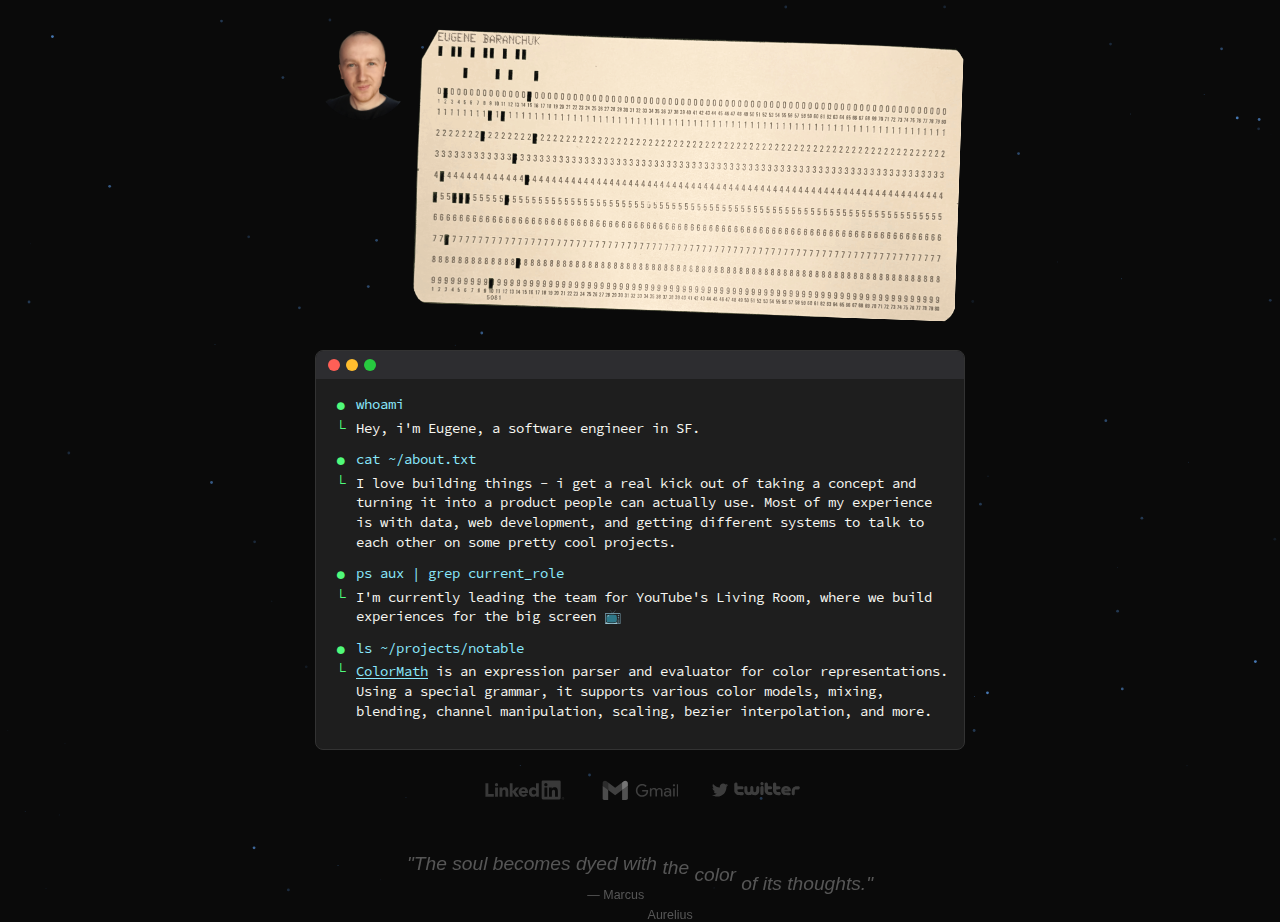
<file: gene.html>
<!DOCTYPE html><html lang="en" class="__variable_a06722"><head><meta charSet="utf-8"/><meta name="viewport" content="width=device-width, initial-scale=1.0, minimum-scale=1.0, maximum-scale=5.0, user-scalable=yes, viewport-fit=cover"/><meta name="viewport" content="width=device-width, initial-scale=1"/><link rel="preload" href="/_next/static/media/443896d591e4f761-s.p.woff2" as="font" crossorigin="" type="font/woff2"/><link rel="preload" as="image" href="/eugene.png"/><link rel="preload" as="image" href="/card.png"/><link rel="stylesheet" href="/_next/static/css/cdcdb4c9ed5bcc3c.css" data-precedence="next"/><link rel="stylesheet" href="/_next/static/css/297e69d1458f8a87.css" data-precedence="next"/><link rel="preload" as="script" fetchPriority="low" href="/_next/static/chunks/webpack-928539322ccd6fe4.js"/><script src="/_next/static/chunks/4bd1b696-d1354b491c8c2d32.js" async=""></script><script src="/_next/static/chunks/684-bb32a40fccd43c49.js" async=""></script><script src="/_next/static/chunks/main-app-c15d3d4c2f44c9fd.js" async=""></script><script src="/_next/static/chunks/app/layout-d7e9c54400a49077.js" async=""></script><script src="/_next/static/chunks/457-580ad4400e43959b.js" async=""></script><script src="/_next/static/chunks/950-ac967895587e84ee.js" async=""></script><script src="/_next/static/chunks/app/gene/page-67fb37f9f1ae76d2.js" async=""></script><script data-goatcounter="https://vencedor.goatcounter.com/count" async="" src="//gc.zgo.at/count.js"></script><meta name="next-size-adjust" content=""/><title>Eugene Baranchuk - Software Engineer</title><meta name="description" content="Personal website of Eugene Baranchuk, a software engineer based in San Francisco. Leading YouTube&#x27;s Living Room project, passionate about building products and system architecture."/><meta name="keywords" content="Eugene Baranchuk, software engineer, San Francisco, YouTube, Living Room, web development, system integration, data processing"/><meta name="author" content="Eugene Baranchuk"/><meta name="robots" content="index, follow"/><meta property="og:title" content="Eugene Baranchuk - Software Engineer"/><meta property="og:description" content="Personal website of Eugene Baranchuk, a software engineer based in San Francisco."/><meta property="og:type" content="website"/><link rel="stylesheet" href="https://adobe-fonts.github.io/source-code-pro/source-code-pro.css"/><link rel="icon" href="/favicon.ico" type="image/x-icon" sizes="64x64"/><script>document.querySelectorAll('body link[rel="icon"], body link[rel="apple-touch-icon"]').forEach(el => document.head.appendChild(el))</script><script src="/_next/static/chunks/polyfills-42372ed130431b0a.js" noModule=""></script></head><body><div hidden=""><!--$--><!--/$--></div><div class="HomePage_container___DVXs"><div class="particles_container__Qzyvw HomePage_particles__qNch7"><div class="particles_canvasContainer__BkRpz"><canvas class="particles_canvas__Uc_Eh"></canvas></div></div><div class="HomePage_header__NbrgD"><div class="HomePage_avatarContainer__GCqtg"><img alt="Eugene Baranchuk" decoding="async" data-nimg="fill" class="HomePage_avatar__wsIOI" style="position:absolute;height:100%;width:100%;left:0;top:0;right:0;bottom:0;color:transparent" src="/eugene.png"/></div><div class="HomePage_punchCardContainer__yTSBe"><img alt="" width="1920" height="991" decoding="async" data-nimg="1" class="HomePage_punchCard__bDoVg" style="color:transparent" src="/card.png"/></div></div><div class="HomePage_terminal__Zadbe"><div class="HomePage_terminalHeader__3bHjg"><div class="HomePage_terminalButtons__VSJOj"><span class="HomePage_terminalButton__JnEPA"></span><span class="HomePage_terminalButton__JnEPA"></span><span class="HomePage_terminalButton__JnEPA"></span></div></div><div class="HomePage_terminalContent__MnEFC"><div class="HomePage_terminalLine__Sv2eq"><span class="HomePage_prompt__wo5HS">•</span><span class="HomePage_command__VAnLN">whoami</span></div><div class="HomePage_terminalOutput__FjrnH"><span class="HomePage_tree__Q_kE0">└</span><span>Hey, i&#x27;m Eugene, a software engineer in SF.</span></div><div class="HomePage_terminalLine__Sv2eq"><span class="HomePage_prompt__wo5HS">•</span><span class="HomePage_command__VAnLN">cat ~/about.txt</span></div><div class="HomePage_terminalOutput__FjrnH"><span class="HomePage_tree__Q_kE0">└</span><span>I love building things - i get a real kick out of taking a concept and turning it into a product people can actually use. Most of my experience is with data, web development, and getting different systems to talk to each other on some pretty cool projects.</span></div><div class="HomePage_terminalLine__Sv2eq"><span class="HomePage_prompt__wo5HS">•</span><span class="HomePage_command__VAnLN">ps aux | grep current_role</span></div><div class="HomePage_terminalOutput__FjrnH"><span class="HomePage_tree__Q_kE0">└</span><span>I&#x27;m currently leading the team for YouTube&#x27;s Living Room, where we build experiences for the big screen 📺</span></div><div class="HomePage_terminalLine__Sv2eq"><span class="HomePage_prompt__wo5HS">•</span><span class="HomePage_command__VAnLN">ls ~/projects/notable</span></div><div class="HomePage_terminalOutput__FjrnH"><span class="HomePage_tree__Q_kE0">└</span><span><a href="https://colormath.dpdns.org/" target="_blank" rel="noopener noreferrer">ColorMath</a> <!-- -->is an expression parser and evaluator for color representations. Using a special grammar, it supports various color models, mixing, blending, channel manipulation, scaling, bezier interpolation, and more.</span></div></div></div><div class="HomePage_socialButtonContainer__vZLNb"><a href="https://www.linkedin.com/in/vencedor/" target="_blank" rel="noopener noreferrer" class="HomePage_socialButton__aRKKP HomePage_linkedinButton__aoGBc" data-goatcounter-click="linkedin.com" data-goatcounter-title="LinkedIn"><img alt="LinkedIn" loading="lazy" width="128" height="128" decoding="async" data-nimg="1" class="HomePage_socialIcon__rI4pd" style="color:transparent" src="/linkedin.svg"/></a><a href="#" target="_blank" rel="noopener noreferrer" class="HomePage_socialButton__aRKKP HomePage_gmailButton__2oAwH" data-goatcounter-click="gmail.com" data-goatcounter-title="Gmail"><img alt="Gmail" loading="lazy" width="95" height="95" decoding="async" data-nimg="1" class="HomePage_socialIcon__rI4pd" style="color:transparent" src="/gmail.svg"/></a><a href="https://x.com/mezzario" target="_blank" rel="noopener noreferrer" class="HomePage_socialButton__aRKKP HomePage_twitterButton__f_kjQ" title="it&#x27;s gonna be always TWITTER" data-goatcounter-click="x.com" data-goatcounter-title="Twitter"><img alt="Twitter" loading="lazy" width="150" height="150" decoding="async" data-nimg="1" class="HomePage_socialIcon__rI4pd" style="color:transparent" src="/twitter.svg"/></a></div></div><!--$--><!--/$--><script src="/_next/static/chunks/webpack-928539322ccd6fe4.js" async=""></script><script>(self.__next_f=self.__next_f||[]).push([0])</script><script>self.__next_f.push([1,"1:\"$Sreact.fragment\"\n2:I[4970,[],\"ClientSegmentRoot\"]\n3:I[3414,[\"177\",\"static/chunks/app/layout-d7e9c54400a49077.js\"],\"default\"]\n4:I[7555,[],\"\"]\n5:I[1295,[],\"\"]\n7:I[894,[],\"ClientPageRoot\"]\n8:I[1527,[\"457\",\"static/chunks/457-580ad4400e43959b.js\",\"950\",\"static/chunks/950-ac967895587e84ee.js\",\"830\",\"static/chunks/app/gene/page-67fb37f9f1ae76d2.js\"],\"default\"]\nb:I[9665,[],\"OutletBoundary\"]\ne:I[4911,[],\"AsyncMetadataOutlet\"]\n10:I[9665,[],\"ViewportBoundary\"]\n12:I[9665,[],\"MetadataBoundary\"]\n14:I[6614,[],\"\"]\n:HL[\"/_next/static/media/443896d591e4f761-s.p.woff2\",\"font\",{\"crossOrigin\":\"\",\"type\":\"font/woff2\"}]\n:HL[\"/_next/static/css/cdcdb4c9ed5bcc3c.css\",\"style\"]\n:HL[\"/_next/static/css/297e69d1458f8a87.css\",\"style\"]\n"])</script><script>self.__next_f.push([1,"0:{\"P\":null,\"b\":\"w8eOkbZCUqMWM93q_nwPo\",\"p\":\"\",\"c\":[\"\",\"gene\"],\"i\":false,\"f\":[[[\"\",{\"children\":[\"gene\",{\"children\":[\"__PAGE__\",{}]}]},\"$undefined\",\"$undefined\",true],[\"\",[\"$\",\"$1\",\"c\",{\"children\":[[[\"$\",\"link\",\"0\",{\"rel\":\"stylesheet\",\"href\":\"/_next/static/css/cdcdb4c9ed5bcc3c.css\",\"precedence\":\"next\",\"crossOrigin\":\"$undefined\",\"nonce\":\"$undefined\"}]],[\"$\",\"$L2\",null,{\"Component\":\"$3\",\"slots\":{\"children\":[\"$\",\"$L4\",null,{\"parallelRouterKey\":\"children\",\"error\":\"$undefined\",\"errorStyles\":\"$undefined\",\"errorScripts\":\"$undefined\",\"template\":[\"$\",\"$L5\",null,{}],\"templateStyles\":\"$undefined\",\"templateScripts\":\"$undefined\",\"notFound\":[[[\"$\",\"title\",null,{\"children\":\"404: This page could not be found.\"}],[\"$\",\"div\",null,{\"style\":{\"fontFamily\":\"system-ui,\\\"Segoe UI\\\",Roboto,Helvetica,Arial,sans-serif,\\\"Apple Color Emoji\\\",\\\"Segoe UI Emoji\\\"\",\"height\":\"100vh\",\"textAlign\":\"center\",\"display\":\"flex\",\"flexDirection\":\"column\",\"alignItems\":\"center\",\"justifyContent\":\"center\"},\"children\":[\"$\",\"div\",null,{\"children\":[[\"$\",\"style\",null,{\"dangerouslySetInnerHTML\":{\"__html\":\"body{color:#000;background:#fff;margin:0}.next-error-h1{border-right:1px solid rgba(0,0,0,.3)}@media (prefers-color-scheme:dark){body{color:#fff;background:#000}.next-error-h1{border-right:1px solid rgba(255,255,255,.3)}}\"}}],[\"$\",\"h1\",null,{\"className\":\"next-error-h1\",\"style\":{\"display\":\"inline-block\",\"margin\":\"0 20px 0 0\",\"padding\":\"0 23px 0 0\",\"fontSize\":24,\"fontWeight\":500,\"verticalAlign\":\"top\",\"lineHeight\":\"49px\"},\"children\":404}],[\"$\",\"div\",null,{\"style\":{\"display\":\"inline-block\"},\"children\":[\"$\",\"h2\",null,{\"style\":{\"fontSize\":14,\"fontWeight\":400,\"lineHeight\":\"49px\",\"margin\":0},\"children\":\"This page could not be found.\"}]}]]}]}]],[]],\"forbidden\":\"$undefined\",\"unauthorized\":\"$undefined\"}]},\"params\":{},\"promise\":\"$@6\"}]]}],{\"children\":[\"gene\",[\"$\",\"$1\",\"c\",{\"children\":[null,[\"$\",\"$L4\",null,{\"parallelRouterKey\":\"children\",\"error\":\"$undefined\",\"errorStyles\":\"$undefined\",\"errorScripts\":\"$undefined\",\"template\":[\"$\",\"$L5\",null,{}],\"templateStyles\":\"$undefined\",\"templateScripts\":\"$undefined\",\"notFound\":\"$undefined\",\"forbidden\":\"$undefined\",\"unauthorized\":\"$undefined\"}]]}],{\"children\":[\"__PAGE__\",[\"$\",\"$1\",\"c\",{\"children\":[[\"$\",\"$L7\",null,{\"Component\":\"$8\",\"searchParams\":{},\"params\":\"$0:f:0:1:1:props:children:1:props:params\",\"promises\":[\"$@9\",\"$@a\"]}],[[\"$\",\"link\",\"0\",{\"rel\":\"stylesheet\",\"href\":\"/_next/static/css/297e69d1458f8a87.css\",\"precedence\":\"next\",\"crossOrigin\":\"$undefined\",\"nonce\":\"$undefined\"}]],[\"$\",\"$Lb\",null,{\"children\":[\"$Lc\",\"$Ld\",[\"$\",\"$Le\",null,{\"promise\":\"$@f\"}]]}]]}],{},null,false]},null,false]},null,false],[\"$\",\"$1\",\"h\",{\"children\":[null,[\"$\",\"$1\",\"E1TEwyU4FWsWxWIzNbTCOv\",{\"children\":[[\"$\",\"$L10\",null,{\"children\":\"$L11\"}],[\"$\",\"meta\",null,{\"name\":\"next-size-adjust\",\"content\":\"\"}]]}],[\"$\",\"$L12\",null,{\"children\":\"$L13\"}]]}],false]],\"m\":\"$undefined\",\"G\":[\"$14\",\"$undefined\"],\"s\":false,\"S\":true}\n"])</script><script>self.__next_f.push([1,"15:\"$Sreact.suspense\"\n16:I[4911,[],\"AsyncMetadata\"]\n6:{}\n9:{}\na:{}\n13:[\"$\",\"div\",null,{\"hidden\":true,\"children\":[\"$\",\"$15\",null,{\"fallback\":null,\"children\":[\"$\",\"$L16\",null,{\"promise\":\"$@17\"}]}]}]\n"])</script><script>self.__next_f.push([1,"d:null\n"])</script><script>self.__next_f.push([1,"11:[[\"$\",\"meta\",\"0\",{\"charSet\":\"utf-8\"}],[\"$\",\"meta\",\"1\",{\"name\":\"viewport\",\"content\":\"width=device-width, initial-scale=1\"}]]\nc:null\n"])</script><script>self.__next_f.push([1,"f:{\"metadata\":[[\"$\",\"link\",\"0\",{\"rel\":\"icon\",\"href\":\"/favicon.ico\",\"type\":\"image/x-icon\",\"sizes\":\"64x64\"}]],\"error\":null,\"digest\":\"$undefined\"}\n17:{\"metadata\":\"$f:metadata\",\"error\":null,\"digest\":\"$undefined\"}\n"])</script></body></html>
</file>
<file: _next/static/css/cdcdb4c9ed5bcc3c.css>
@font-face{font-family:Source Code Pro;font-style:normal;font-weight:200 900;font-display:swap;src:url(/_next/static/media/50cc6d76ab2a2da3-s.woff2) format("woff2");unicode-range:u+0460-052f,u+1c80-1c8a,u+20b4,u+2de0-2dff,u+a640-a69f,u+fe2e-fe2f}@font-face{font-family:Source Code Pro;font-style:normal;font-weight:200 900;font-display:swap;src:url(/_next/static/media/0421fed624cfafec-s.woff2) format("woff2");unicode-range:u+0301,u+0400-045f,u+0490-0491,u+04b0-04b1,u+2116}@font-face{font-family:Source Code Pro;font-style:normal;font-weight:200 900;font-display:swap;src:url(/_next/static/media/e79147326f4a3c39-s.woff2) format("woff2");unicode-range:u+1f??}@font-face{font-family:Source Code Pro;font-style:normal;font-weight:200 900;font-display:swap;src:url(/_next/static/media/5b45b5fd85b63a3d-s.woff2) format("woff2");unicode-range:u+0370-0377,u+037a-037f,u+0384-038a,u+038c,u+038e-03a1,u+03a3-03ff}@font-face{font-family:Source Code Pro;font-style:normal;font-weight:200 900;font-display:swap;src:url(/_next/static/media/ca1d48d650382c09-s.woff2) format("woff2");unicode-range:u+0102-0103,u+0110-0111,u+0128-0129,u+0168-0169,u+01a0-01a1,u+01af-01b0,u+0300-0301,u+0303-0304,u+0308-0309,u+0323,u+0329,u+1ea0-1ef9,u+20ab}@font-face{font-family:Source Code Pro;font-style:normal;font-weight:200 900;font-display:swap;src:url(/_next/static/media/1e0245f199a3e64d-s.woff2) format("woff2");unicode-range:u+0100-02ba,u+02bd-02c5,u+02c7-02cc,u+02ce-02d7,u+02dd-02ff,u+0304,u+0308,u+0329,u+1d00-1dbf,u+1e00-1e9f,u+1ef2-1eff,u+2020,u+20a0-20ab,u+20ad-20c0,u+2113,u+2c60-2c7f,u+a720-a7ff}@font-face{font-family:Source Code Pro;font-style:normal;font-weight:200 900;font-display:swap;src:url(/_next/static/media/443896d591e4f761-s.p.woff2) format("woff2");unicode-range:u+00??,u+0131,u+0152-0153,u+02bb-02bc,u+02c6,u+02da,u+02dc,u+0304,u+0308,u+0329,u+2000-206f,u+20ac,u+2122,u+2191,u+2193,u+2212,u+2215,u+feff,u+fffd}@font-face{font-family:Source Code Pro Fallback;src:local("Arial");ascent-override:73.11%;descent-override:20.28%;line-gap-override:0.00%;size-adjust:134.59%}.__className_a06722{font-family:Source Code Pro,Source Code Pro Fallback;font-style:normal}.__variable_a06722{--font-source-code-pro:"Source Code Pro","Source Code Pro Fallback"}@-webkit-viewport{width:device-width}@-moz-viewport{width:device-width}@viewport{width:device-width}:root{--radius:0.625rem;--background:oklch(0.145 0 0);--foreground:oklch(0.985 0 0);--card:oklch(0.205 0 0);--card-foreground:oklch(0.985 0 0);--popover:oklch(0.205 0 0);--popover-foreground:oklch(0.985 0 0);--primary:oklch(0.922 0 0);--primary-foreground:oklch(0.205 0 0);--secondary:oklch(0.269 0 0);--secondary-foreground:oklch(0.985 0 0);--muted:oklch(0.269 0 0);--muted-foreground:oklch(0.708 0 0);--accent:oklch(0.269 0 0);--accent-foreground:oklch(0.985 0 0);--destructive:oklch(0.704 0.191 22.216);--border:oklch(1 0 0/10%);--input:oklch(1 0 0/15%);--ring:oklch(0.556 0 0);--chart-1:oklch(0.488 0.243 264.376);--chart-2:oklch(0.696 0.17 162.48);--chart-3:oklch(0.769 0.188 70.08);--chart-4:oklch(0.627 0.265 303.9);--chart-5:oklch(0.645 0.246 16.439);--sidebar:oklch(0.205 0 0);--sidebar-foreground:oklch(0.985 0 0);--sidebar-primary:oklch(0.488 0.243 264.376);--sidebar-primary-foreground:oklch(0.985 0 0);--sidebar-accent:oklch(0.269 0 0);--sidebar-accent-foreground:oklch(0.985 0 0);--sidebar-border:oklch(1 0 0/10%);--sidebar-ring:oklch(0.556 0 0)}*{border-color:var(--border);outline-color:color-mix(in srgb,var(--ring) 50%,transparent)}html{height:100%}body,html{box-sizing:border-box}*,:after,:before{box-sizing:inherit}body{background-color:var(--background);color:var(--foreground);font-family:-apple-system,BlinkMacSystemFont,Segoe UI,Roboto,Oxygen,Ubuntu,Cantarell,Fira Sans,Droid Sans,Helvetica Neue,sans-serif;-webkit-font-smoothing:antialiased;-moz-osx-font-smoothing:grayscale;margin:0;padding:0;height:100vh;overflow-x:hidden}
</file>
<file: _next/static/css/297e69d1458f8a87.css>
.particles_container__Qzyvw{pointer-events:none}.particles_canvasContainer__BkRpz,.particles_canvas__Uc_Eh{height:100%;width:100%}.particles_particlesWrapper__dE4NI{position:absolute;top:0;right:0;bottom:0;left:0;z-index:0}.text-animate_whitespacePre__r8VPI{white-space:pre}.text-animate_whitespacePreWrap__1fEOg{white-space:pre-wrap}.text-animate_block__meBSD{display:block}.text-animate_inlineBlock__UoNWj{display:inline-block}.text-animate_inlineBlockPre__roDOb{display:inline-block;white-space:pre}.HomePage_container___DVXs{position:relative;display:flex;flex-direction:column;padding:0 1.5rem;min-height:100vh}.HomePage_particles__qNch7{position:fixed;top:0;right:0;bottom:0;left:0;z-index:-1}.HomePage_header__NbrgD{display:flex;align-items:flex-start;justify-content:center;z-index:10;padding-top:2rem;width:100%;max-width:40.625rem;margin-left:auto;margin-right:auto}.HomePage_avatarContainer__GCqtg{position:relative;width:6rem;height:6rem;flex-shrink:0;top:-.5rem}@media(max-width:480px){.HomePage_avatarContainer__GCqtg{width:3.9rem;height:3.9rem}}.HomePage_avatar__wsIOI{border-radius:62.4375rem;object-fit:cover}.HomePage_punchCardContainer__yTSBe{display:flex;flex-direction:column;position:relative;flex:1 1;padding:2.5rem 2rem;width:100%;max-width:calc(40.625rem - 6rem);aspect-ratio:1920/991;align-items:center;justify-content:center}.HomePage_punchCard__bDoVg{position:absolute;top:50%;left:50%;width:100%;max-width:40.625rem;height:auto;transform:translate(-50%,-50%) rotate(2deg);transform-origin:center;pointer-events:none}.HomePage_terminal__Zadbe{margin:2rem auto .75rem;max-width:40.625rem;background-color:#1e1e1e;border:.0625rem solid #333;border-radius:.5rem;overflow:hidden;font-family:var(--font-source-code-pro)}.HomePage_terminalHeader__3bHjg{background-color:#2d2d30;padding:.5rem .75rem;display:flex;align-items:center}.HomePage_terminalButtons__VSJOj{display:flex;gap:.375rem}.HomePage_terminalButton__JnEPA{width:.75rem;height:.75rem;border-radius:50%;background-color:#666}.HomePage_terminalButton__JnEPA:first-child{background-color:#ff5f56}.HomePage_terminalButton__JnEPA:nth-child(2){background-color:#ffbd2e}.HomePage_terminalButton__JnEPA:nth-child(3){background-color:#27ca3f}.HomePage_terminalContent__MnEFC{padding:1rem 1rem 1rem 2.5rem;font-size:.875rem;line-height:1.4;color:#f8f8f2}.HomePage_terminalLine__Sv2eq{margin-bottom:.25rem;position:relative}.HomePage_prompt__wo5HS{color:#50fa7b;font-size:1.625rem;line-height:1;position:absolute;left:-1.45rem;top:-.25rem}.HomePage_command__VAnLN{color:#8be9fd}.HomePage_terminalOutput__FjrnH{margin-bottom:.75rem;color:#f8f8f2;line-height:1.4;position:relative}.HomePage_terminalOutput__FjrnH a{color:#8be9fd;text-decoration:underline;text-underline-offset:.15rem;transition:color .2s ease}.HomePage_terminalOutput__FjrnH a:focus-visible,.HomePage_terminalOutput__FjrnH a:hover{color:#50fa7b}.HomePage_tree__Q_kE0{color:#50fa7b;font-size:.875rem;position:absolute;left:-1.25rem}.HomePage_socialButtonContainer__vZLNb{display:flex;justify-content:center;gap:.5rem;transform:scale(.8)}.HomePage_socialButton__aRKKP{position:relative;height:3.5rem;width:8.5rem;cursor:pointer;overflow:hidden;border-radius:.75rem;border:none;background:rgba(0,0,0,0);transition:background-color .2s ease;display:flex;align-items:center;justify-content:center;text-decoration:none}.HomePage_socialButton__aRKKP:hover{background-color:hsla(0,0%,100%,.1)}.HomePage_socialIcon__rI4pd{filter:grayscale(100%);opacity:.5;transition-property:filter,opacity;transition-duration:.2s;transition-timing-function:ease}.HomePage_socialButton__aRKKP:hover .HomePage_socialIcon__rI4pd{filter:grayscale(0);opacity:1!important}.HomePage_gmailButton__2oAwH .HomePage_socialIcon__rI4pd,.HomePage_linkedinButton__aoGBc .HomePage_socialIcon__rI4pd{opacity:.6}.HomePage_twitterButton__f_kjQ .HomePage_socialIcon__rI4pd{opacity:.4}.HomePage_quoteContainer__5msQJ{margin-top:1rem;text-align:center;margin-left:auto;margin-right:auto;max-width:40.625rem}.HomePage_quote__G2EHy{margin:0;padding:0;font-family:-apple-system,BlinkMacSystemFont,Segoe UI,Roboto,sans-serif;font-size:1.2rem;font-style:italic;color:var(--muted-foreground);opacity:.5}.HomePage_quote__G2EHy p{margin-bottom:0}.HomePage_quote__G2EHy cite{font-style:normal;font-size:65%}.HomePage_quoteText__4REgH{display:block;margin-bottom:.5rem}.HomePage_quoteAuthor__CVPJk{display:block;font-style:normal;font-size:65%;padding-bottom:1rem}
</file>
